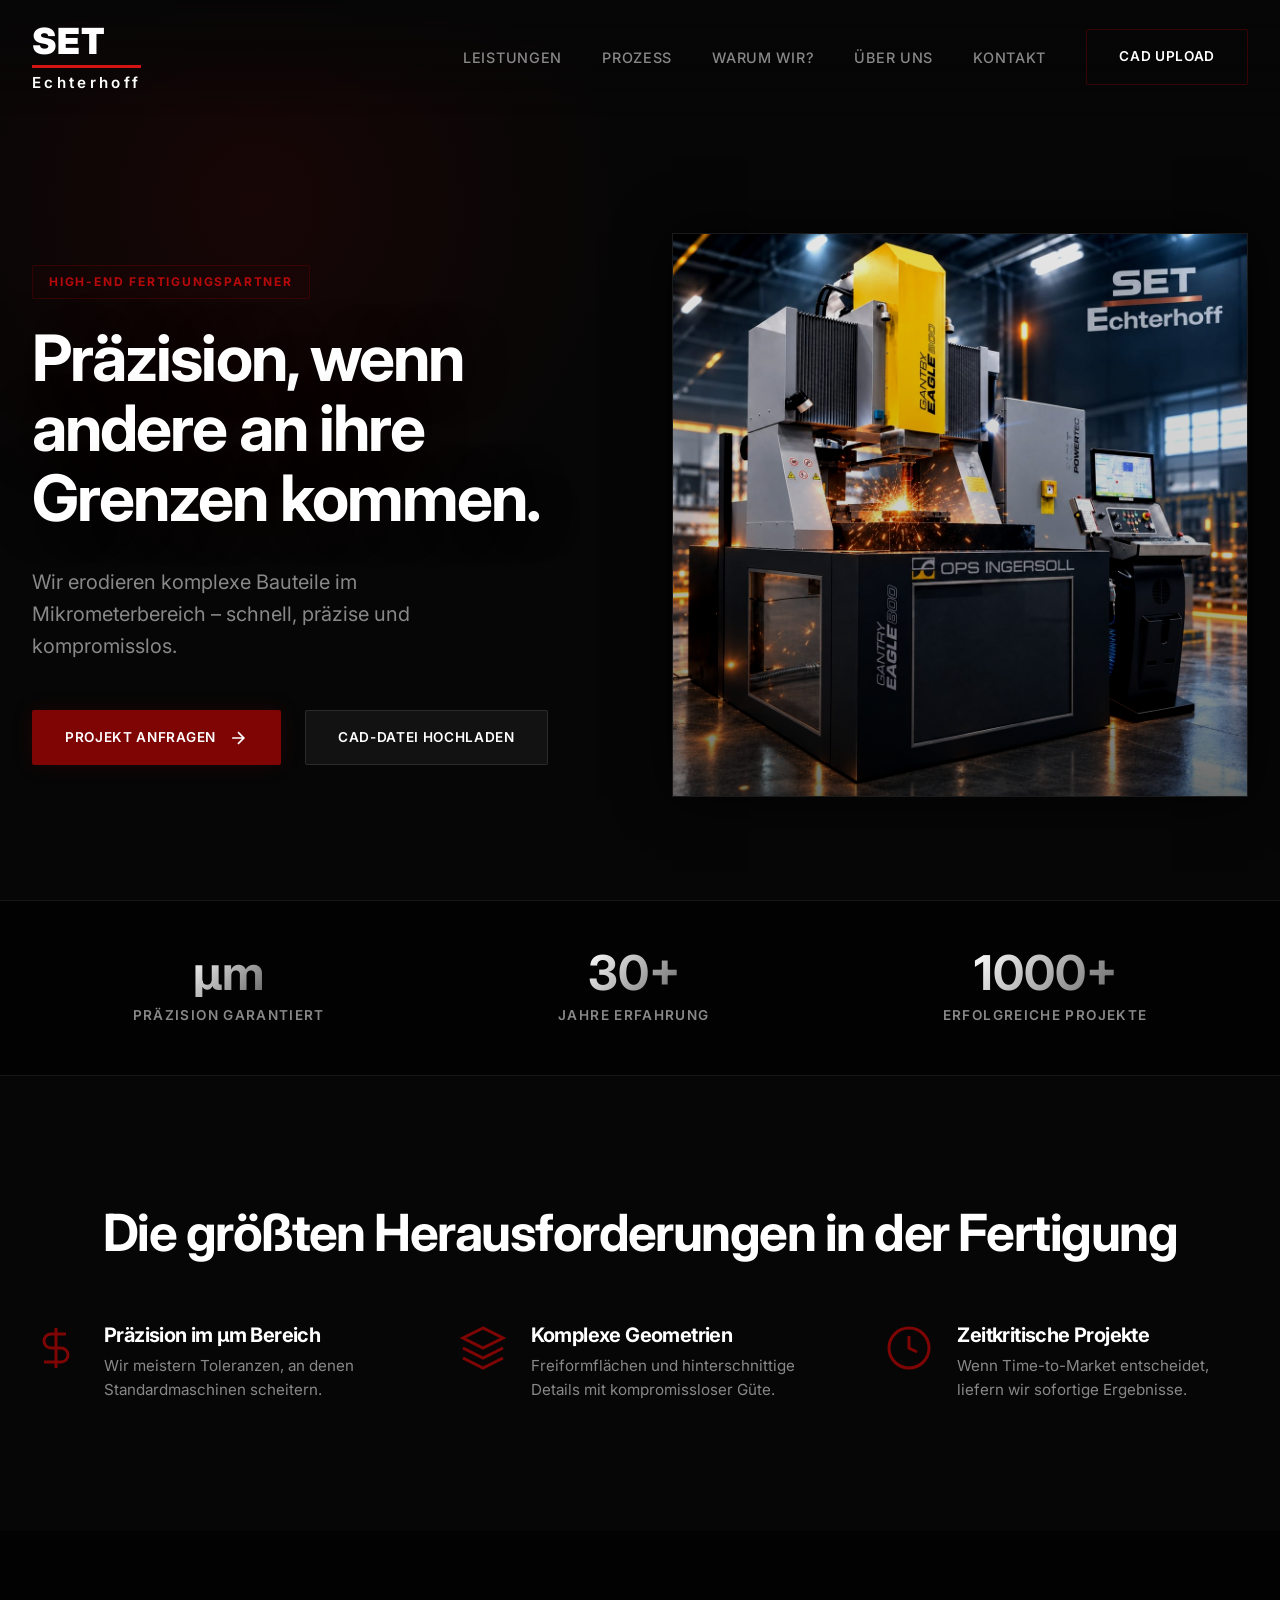
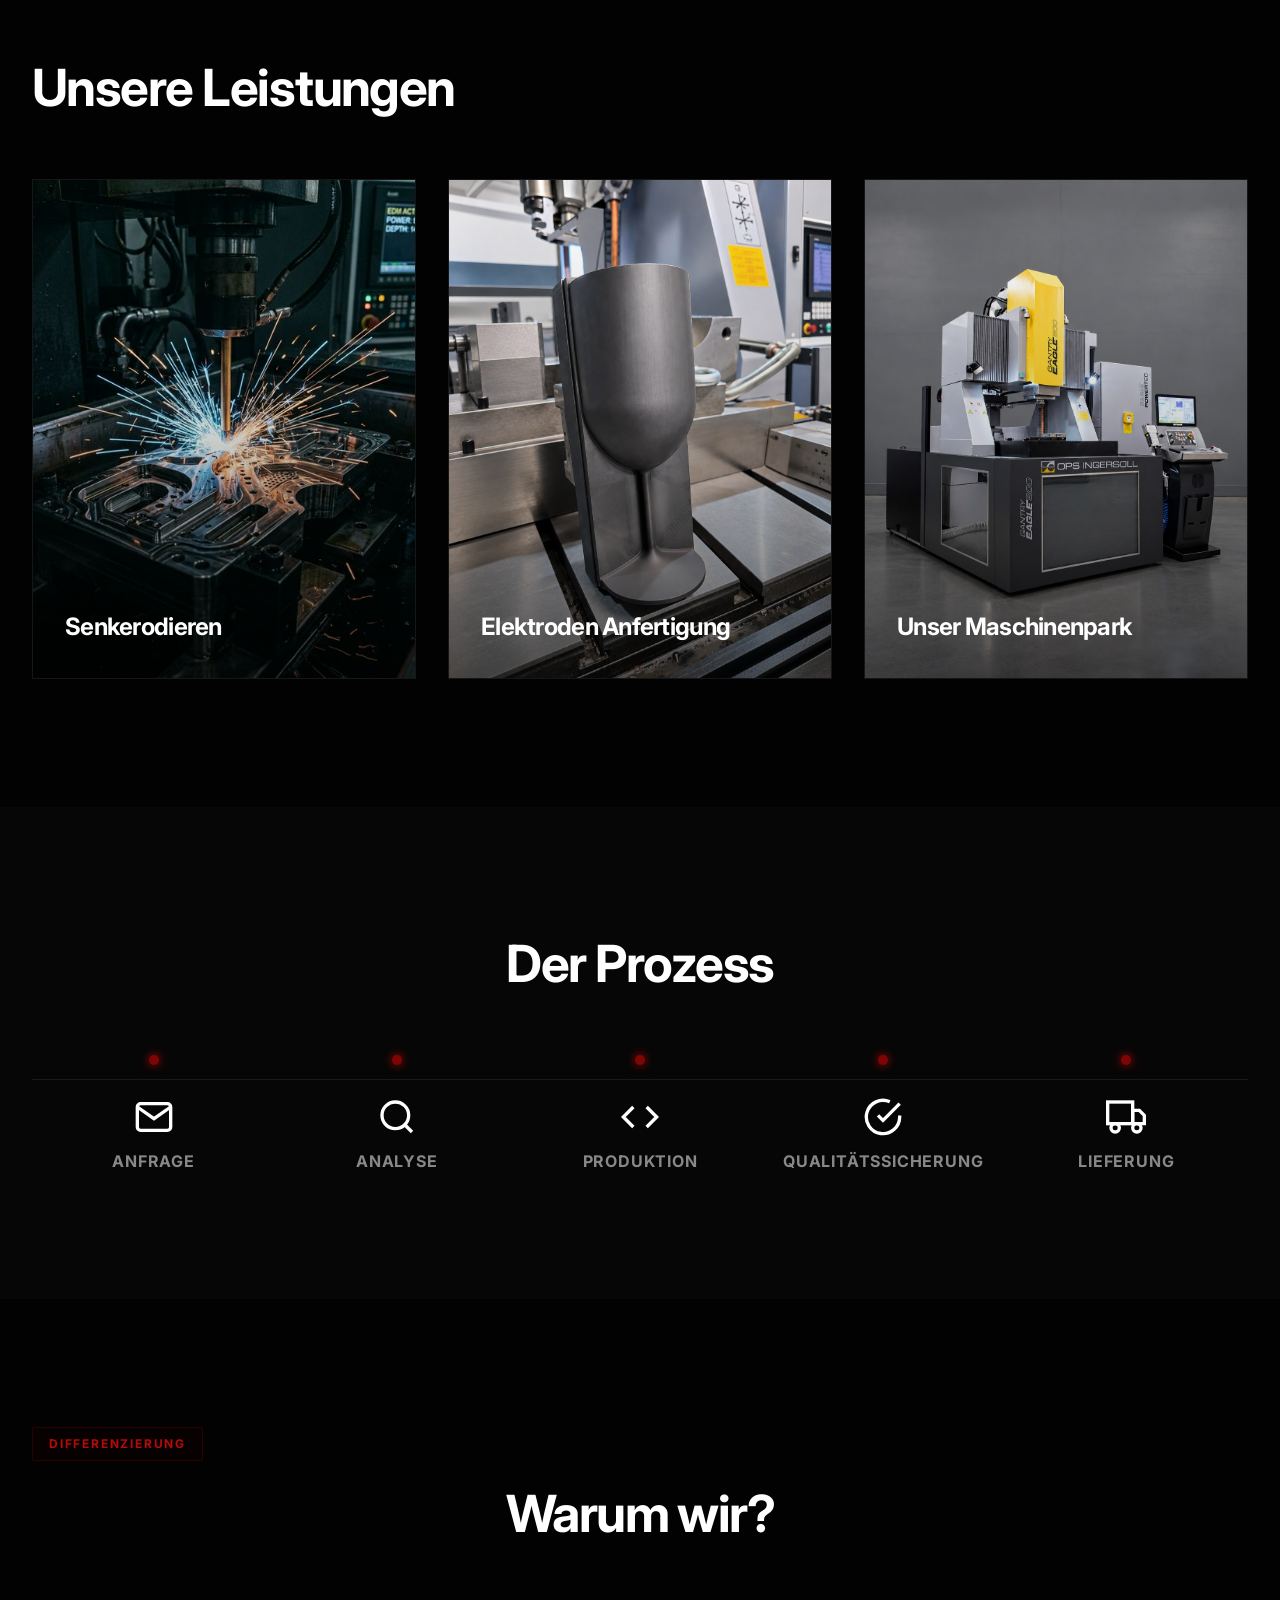
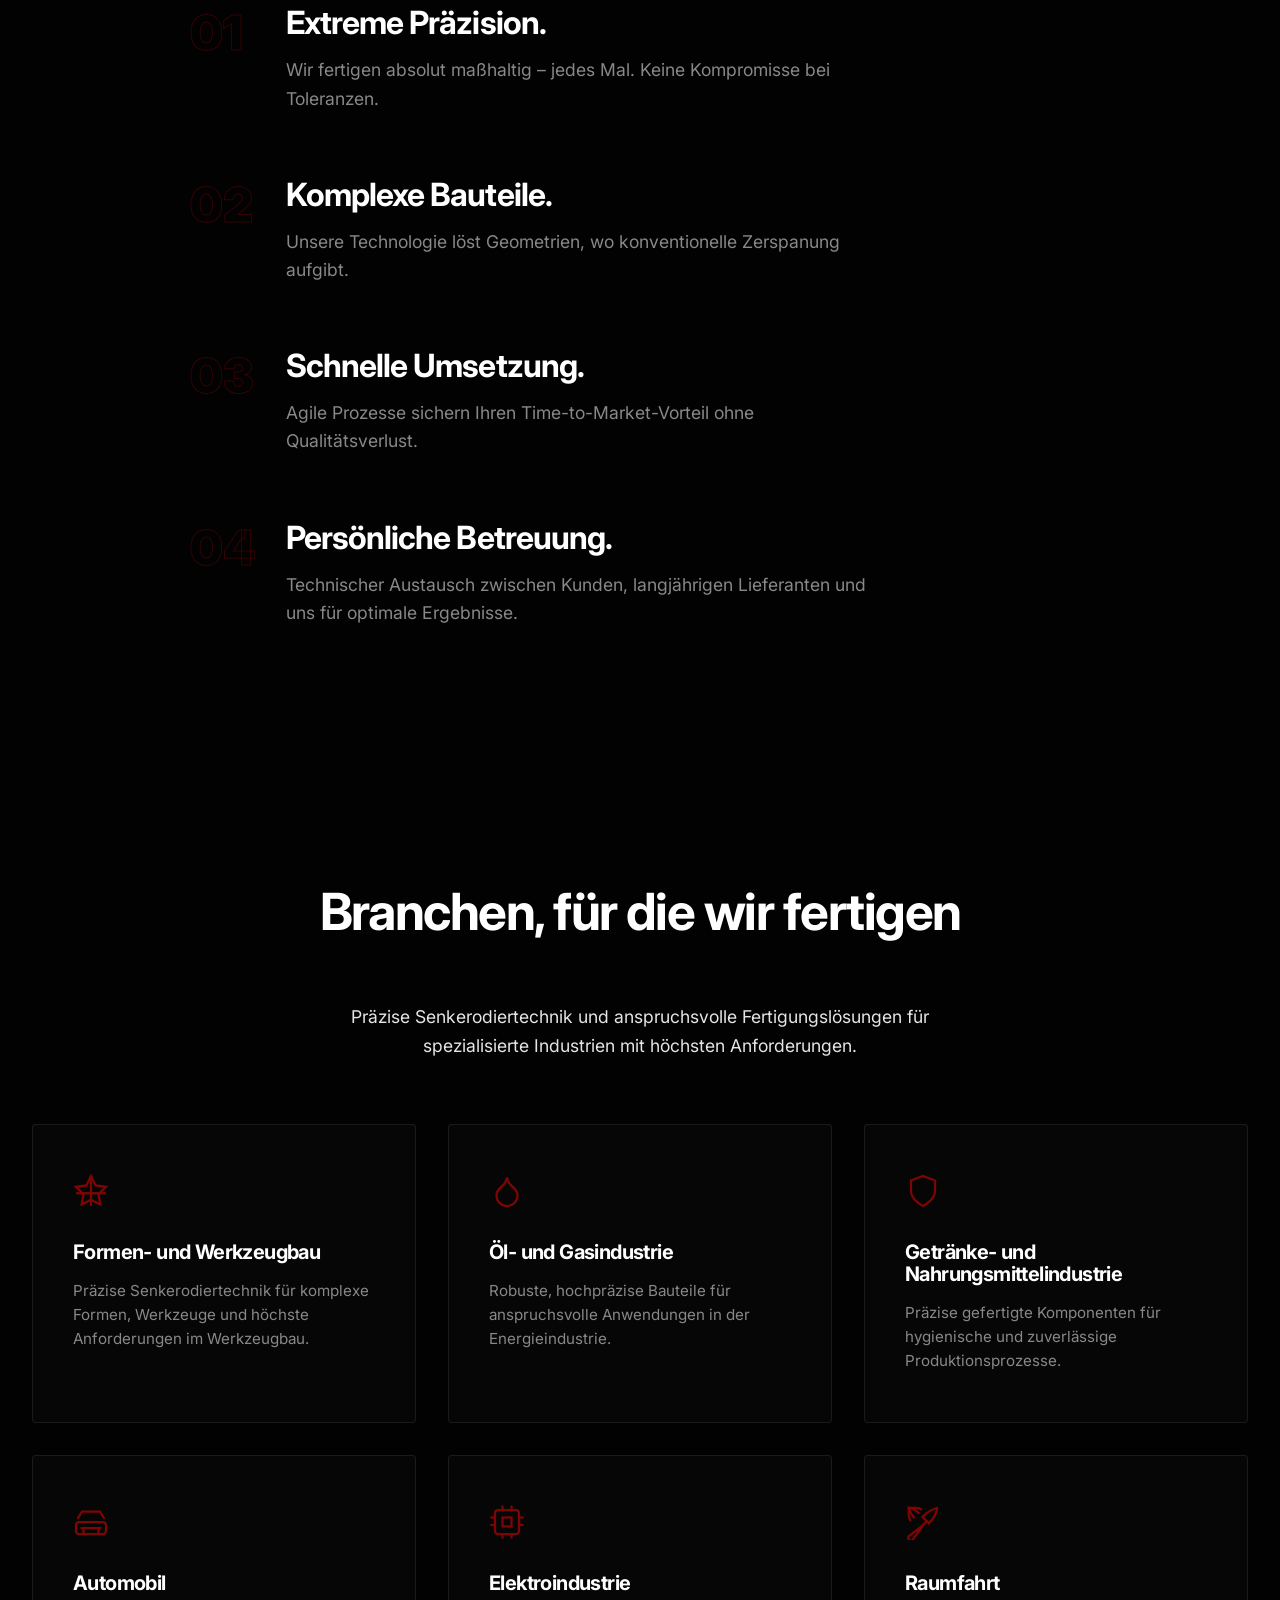
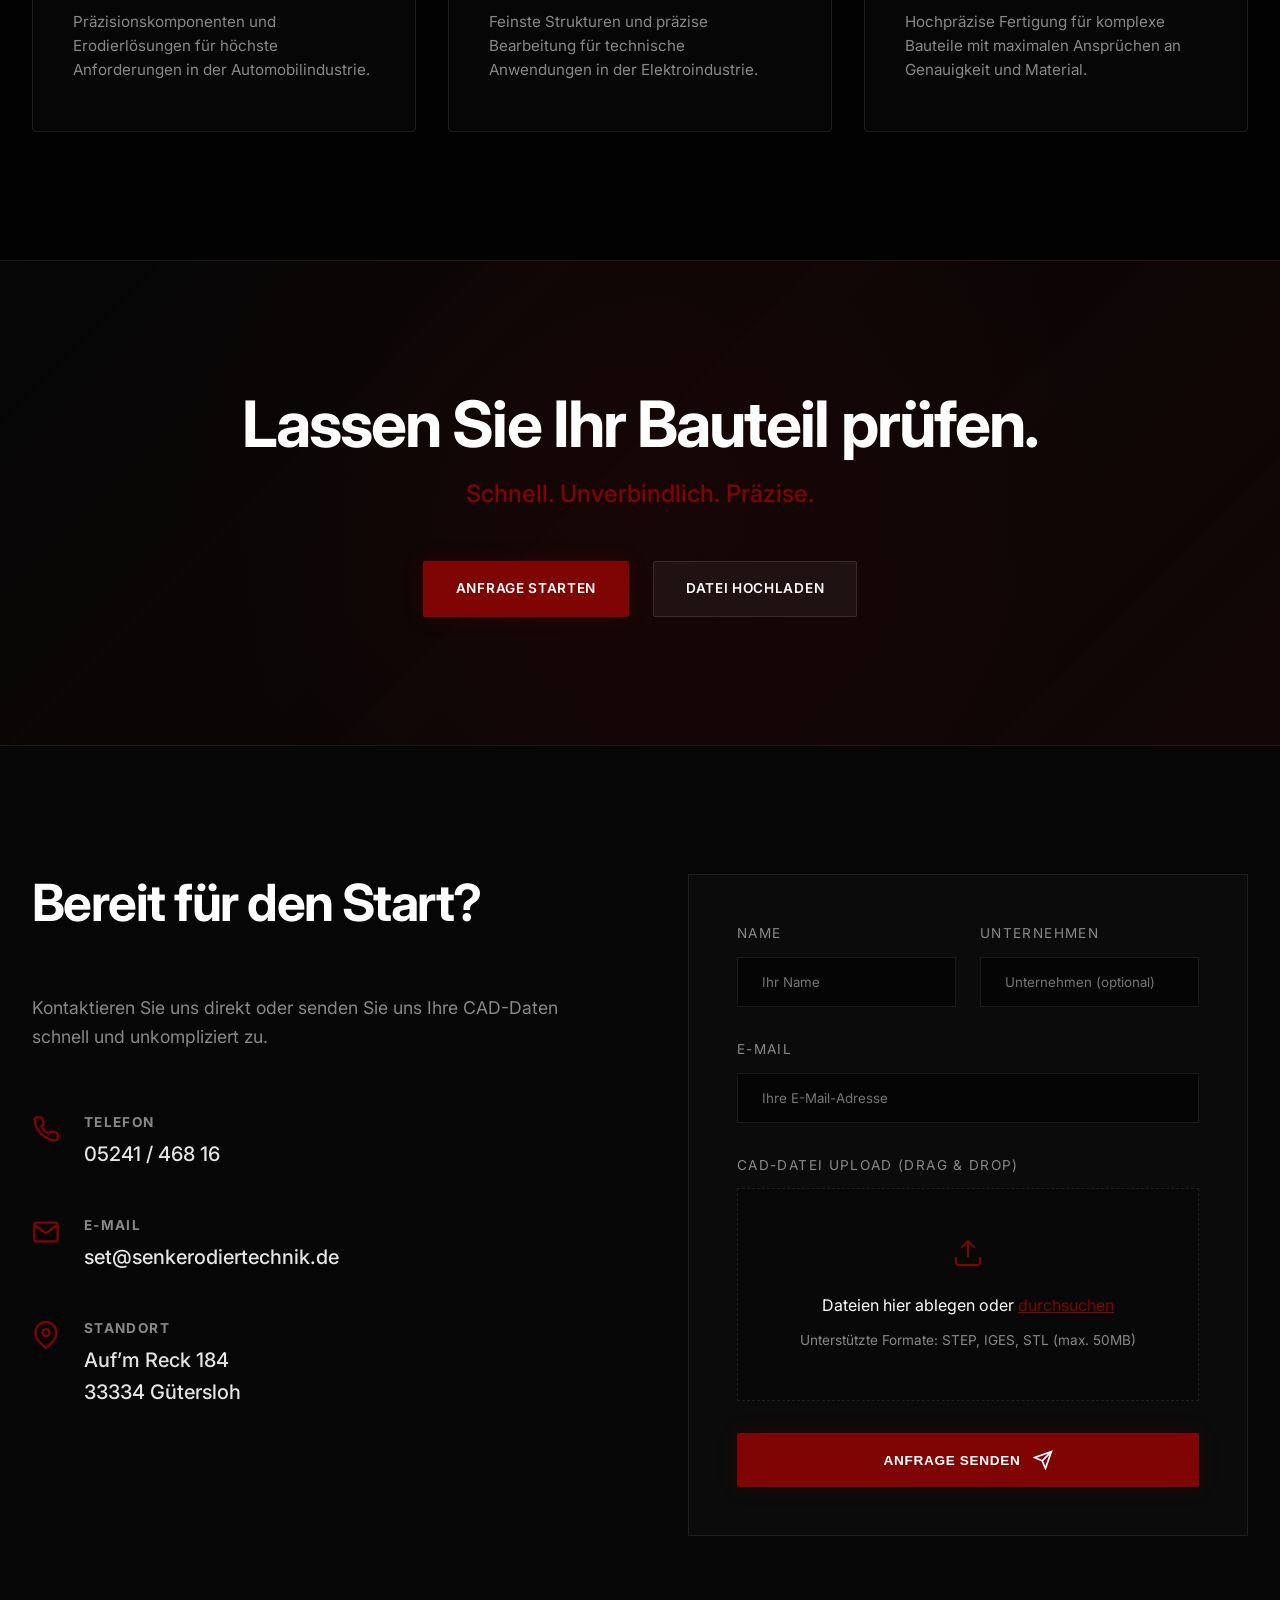
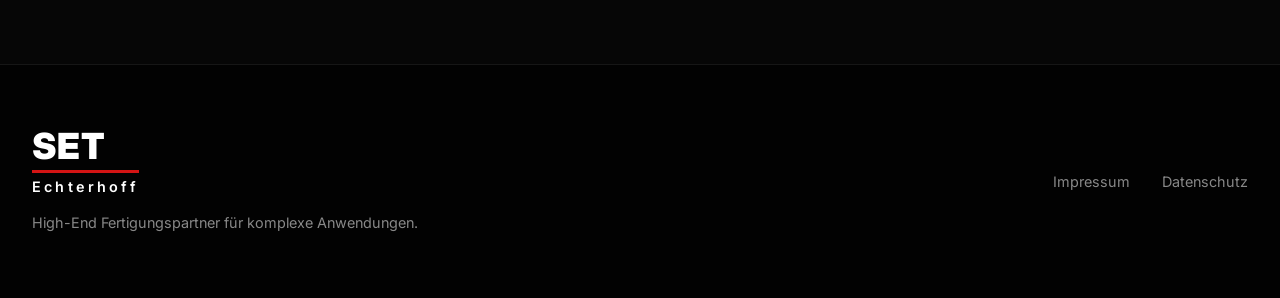
<file: index.html>
<!DOCTYPE html>
<html lang="de">
<head>
    <meta charset="UTF-8">
    <meta name="viewport" content="width=device-width, initial-scale=1.0">
    <title>SET - High-End Präzisionsfertigung & Senkerodiertechnik</title>
    <link rel="preconnect" href="https://fonts.googleapis.com">
    <link rel="preconnect" href="https://fonts.gstatic.com" crossorigin>
    <!-- Modern tech typography: Orbitron for tech feel, or just a very clean bold Inter/Roboto.
         Inter is perfect for high-end bold & modern. -->
    <link href="https://fonts.googleapis.com/css2?family=Inter:wght@300;400;500;700;900&display=swap" rel="stylesheet">
    <link rel="stylesheet" href="css/styles.css">
</head>
<body>
    
    <!-- HEADER -->
    <header class="header">
        <div class="container navbar">
            <div class="logo">
                <a href="#" class="logo-main">SET</a>
                <span class="logo-sub">Echterhoff</span>
            </div>
            <nav class="nav-links">
                <a href="#leistungen">Leistungen</a>
                <a href="#prozess">Prozess</a>
                <a href="#warum-wir">Warum wir?</a>
                <a href="ueber-uns.html">Über uns</a>
                <a href="#kontakt">Kontakt</a>
                <a href="#kontakt" class="btn btn-outline nav-btn">CAD Upload</a>
            </nav>
            <button class="mobile-menu-toggle" aria-label="Menü">
                <div class="burger-line"></div>
                <div class="burger-line"></div>
                <div class="burger-line"></div>
            </button>
        </div>
    </header>

    <!-- HERO SECTION -->
    <section class="hero" id="home">
        <div class="hero-glow"></div>
        <div class="container hero-grid">
            <div class="hero-content reveal">
                <div class="tech-badge">HIGH-END FERTIGUNGSPARTNER</div>
                <h1 class="hero-title">Präzision, wenn andere an ihre Grenzen kommen.</h1>
                <p class="hero-subtitle">Wir erodieren komplexe Bauteile im Mikrometerbereich – schnell, präzise und kompromisslos.</p>
                <div class="hero-actions">
                    <a href="#kontakt" class="btn btn-primary">
                        Projekt anfragen
                        <svg width="20" height="20" viewBox="0 0 24 24" fill="none" stroke="currentColor" stroke-width="2"><path d="M5 12h14M12 5l7 7-7 7"/></svg>
                    </a>
                    <a href="#kontakt" class="btn btn-secondary">CAD-Datei hochladen</a>
                </div>
            </div>
            <div class="hero-visual reveal fade-left">
                <div class="visual-wrapper">
                    <div class="visual-glow"></div>
                    <div class="hero-image-frame">
                        <img src="images/hero-ki800.jpg" alt="GANTRY EAGLE 800 Senkerodiermaschine im Einsatz bei SET Echterhoff" class="hero-image">
                        <div class="hero-image-overlay"></div>
                        <div class="hero-image-glow"></div>
                    </div>
                </div>
            </div>
        </div>
    </section>

    <!-- TRUST BAR -->
    <div class="trust-bar">
        <div class="container trust-grid">
            <div class="trust-item reveal fade-up">
                <span class="trust-value">µm</span>
                <span class="trust-label">Präzision garantiert</span>
            </div>
            <div class="trust-item reveal fade-up delay-1">
                <span class="trust-value">30+</span>
                <span class="trust-label">Jahre Erfahrung</span>
            </div>
            <div class="trust-item reveal fade-up delay-2">
                <span class="trust-value">1000+</span>
                <span class="trust-label">Erfolgreiche Projekte</span>
            </div>
        </div>
    </div>

    <!-- PROBLEM SECTION -->
    <section class="section section-challenges" id="herausforderungen">
        <div class="container">
            <h2 class="section-title reveal text-center">Die größten Herausforderungen in der Fertigung</h2>
            
            <div class="challenge-grid">
                <div class="challenge-item reveal fade-up">
                    <div class="challenge-icon">
                        <svg viewBox="0 0 24 24" fill="none" stroke="currentColor" stroke-width="1.5"><path d="M12 2v20M17 5H9.5a3.5 3.5 0 0 0 0 7h5a3.5 3.5 0 0 1 0 7H6"/></svg>
                    </div>
                    <div>
                        <h3 class="challenge-title">Präzision im µm Bereich</h3>
                        <p class="challenge-text">Wir meistern Toleranzen, an denen Standardmaschinen scheitern.</p>
                    </div>
                </div>
                <div class="challenge-item reveal fade-up delay-1">
                    <div class="challenge-icon">
                        <svg viewBox="0 0 24 24" fill="none" stroke="currentColor" stroke-width="1.5"><polygon points="12 2 2 7 12 12 22 7 12 2"></polygon><polyline points="2 17 12 22 22 17"></polyline><polyline points="2 12 12 17 22 12"></polyline></svg>
                    </div>
                    <div>
                        <h3 class="challenge-title">Komplexe Geometrien</h3>
                        <p class="challenge-text">Freiformflächen und hinterschnittige Details mit kompromissloser Güte.</p>
                    </div>
                </div>
                <div class="challenge-item reveal fade-up delay-2">
                    <div class="challenge-icon">
                        <svg viewBox="0 0 24 24" fill="none" stroke="currentColor" stroke-width="1.5"><circle cx="12" cy="12" r="10"></circle><polyline points="12 6 12 12 16 14"></polyline></svg>
                    </div>
                    <div>
                        <h3 class="challenge-title">Zeitkritische Projekte</h3>
                        <p class="challenge-text">Wenn Time-to-Market entscheidet, liefern wir sofortige Ergebnisse.</p>
                    </div>
                </div>
            </div>
        </div>
    </section>

    <!-- LEISTUNGEN -->
    <section class="section section-dark" id="leistungen">
        <div class="container">
            <h2 class="section-title reveal">Unsere Leistungen</h2>
            
            <div class="services-grid">
                <!-- Senkerodieren -->
                <a href="senkerodieren.html" class="service-card reveal">
                    <div class="service-image-wrap">
                        <img src="images/hero.png" alt="Senkerodieren">
                        <div class="service-overlay"></div>
                    </div>
                    <div class="service-content">
                        <h3>Senkerodieren</h3>
                        <div class="service-arrow">
                            <svg width="24" height="24" viewBox="0 0 24 24" fill="none" stroke="currentColor" stroke-width="2"><line x1="5" y1="12" x2="19" y2="12"></line><polyline points="12 5 19 12 12 19"></polyline></svg>
                        </div>
                    </div>
                    <div class="service-glow-effect"></div>
                </a>
                
                <!-- Elektroden Anfertigung -->
                <a href="elektroden.html" class="service-card reveal delay-1">
                    <div class="service-image-wrap">
                        <img src="images/elektrode-anfertigung.jpg" alt="Gefertigte Elektrode fuer den Senkerodierprozess">
                        <div class="service-overlay"></div>
                    </div>
                    <div class="service-content">
                        <h3>Elektroden Anfertigung</h3>
                        <div class="service-arrow">
                            <svg width="24" height="24" viewBox="0 0 24 24" fill="none" stroke="currentColor" stroke-width="2"><line x1="5" y1="12" x2="19" y2="12"></line><polyline points="12 5 19 12 12 19"></polyline></svg>
                        </div>
                    </div>
                    <div class="service-glow-effect"></div>
                </a>
                
                <!-- Maschinenpark -->
                <a href="maschinenpark.html" class="service-card reveal delay-2">
                    <div class="service-image-wrap">
                        <img src="images/maschinenpark-titel.jpg" alt="GANTRY EAGLE 800 im Maschinenpark von SET Echterhoff">
                        <div class="service-overlay"></div>
                    </div>
                    <div class="service-content">
                        <h3>Unser Maschinenpark</h3>
                        <div class="service-arrow">
                            <svg width="24" height="24" viewBox="0 0 24 24" fill="none" stroke="currentColor" stroke-width="2"><line x1="5" y1="12" x2="19" y2="12"></line><polyline points="12 5 19 12 12 19"></polyline></svg>
                        </div>
                    </div>
                    <div class="service-glow-effect"></div>
                </a>
            </div>
        </div>
    </section>

    <!-- PROZESS -->
    <section class="section" id="prozess">
        <div class="container">
            <h2 class="section-title text-center reveal">Der Prozess</h2>
            
            <div class="timeline reveal fade-up">
                <div class="timeline-line"></div>
                
                <div class="timeline-step">
                    <div class="timeline-dot"></div>
                    <div class="timeline-icon">
                        <svg viewBox="0 0 24 24" fill="none" stroke="currentColor" stroke-width="2"><path d="M4 4h16c1.1 0 2 .9 2 2v12c0 1.1-.9 2-2 2H4c-1.1 0-2-.9-2-2V6c0-1.1.9-2 2-2z"></path><polyline points="22,6 12,13 2,6"></polyline></svg>
                    </div>
                    <h4>Anfrage</h4>
                </div>
                
                <div class="timeline-step">
                    <div class="timeline-dot"></div>
                    <div class="timeline-icon">
                        <svg viewBox="0 0 24 24" fill="none" stroke="currentColor" stroke-width="2"><circle cx="11" cy="11" r="8"></circle><line x1="21" y1="21" x2="16.65" y2="16.65"></line></svg>
                    </div>
                    <h4>Analyse</h4>
                </div>
                
                <div class="timeline-step">
                    <div class="timeline-dot"></div>
                    <div class="timeline-icon">
                        <svg viewBox="0 0 24 24" fill="none" stroke="currentColor" stroke-width="2"><polyline points="16 18 22 12 16 6"></polyline><polyline points="8 6 2 12 8 18"></polyline></svg>
                    </div>
                    <h4>Produktion</h4>
                </div>
                
                <div class="timeline-step">
                    <div class="timeline-dot"></div>
                    <div class="timeline-icon">
                        <svg viewBox="0 0 24 24" fill="none" stroke="currentColor" stroke-width="2"><path d="M22 11.08V12a10 10 0 1 1-5.93-9.14"></path><polyline points="22 4 12 14.01 9 11.01"></polyline></svg>
                    </div>
                    <h4>Qualitätssicherung</h4>
                </div>
                
                <div class="timeline-step">
                    <div class="timeline-dot"></div>
                    <div class="timeline-icon">
                        <svg viewBox="0 0 24 24" fill="none" stroke="currentColor" stroke-width="2"><rect x="1" y="3" width="15" height="13"></rect><polygon points="16 8 20 8 23 11 23 16 16 16 16 8"></polygon><circle cx="5.5" cy="18.5" r="2.5"></circle><circle cx="18.5" cy="18.5" r="2.5"></circle></svg>
                    </div>
                    <h4>Lieferung</h4>
                </div>
            </div>
        </div>
    </section>

    <!-- USP / WARUM WIR -->
    <section class="section section-darker" id="warum-wir">
        <div class="container">
            <span class="tech-badge reveal text-center mx-auto mb-2">DIFFERENZIERUNG</span>
            <h2 class="section-title text-center reveal mb-5">Warum wir?</h2>
            
            <div class="statement-list">
                <div class="statement reveal fade-up">
                    <div class="statement-accent">01</div>
                    <h3 class="statement-title">Extreme Präzision.</h3>
                    <p class="statement-text">Wir fertigen absolut maßhaltig – jedes Mal. Keine Kompromisse bei Toleranzen.</p>
                </div>
                <div class="statement reveal fade-up delay-1">
                    <div class="statement-accent">02</div>
                    <h3 class="statement-title">Komplexe Bauteile.</h3>
                    <p class="statement-text">Unsere Technologie löst Geometrien, wo konventionelle Zerspanung aufgibt.</p>
                </div>
                <div class="statement reveal fade-up delay-2">
                    <div class="statement-accent">03</div>
                    <h3 class="statement-title">Schnelle Umsetzung.</h3>
                    <p class="statement-text">Agile Prozesse sichern Ihren Time-to-Market-Vorteil ohne Qualitätsverlust.</p>
                </div>
                <div class="statement reveal fade-up delay-3">
                    <div class="statement-accent">04</div>
                    <h3 class="statement-title">Persönliche Betreuung.</h3>
                    <p class="statement-text">Technischer Austausch zwischen Kunden, langjährigen Lieferanten und uns für optimale Ergebnisse.</p>
                </div>
            </div>
        </div>
    </section>

    <!-- BRANCHEN / INDUSTRIEN -->
    <section class="section section-dark" id="branchen">
        <div class="container">
            <h2 class="section-title text-center reveal">Branchen, für die wir fertigen</h2>
            <p class="text-center text-muted mb-5 reveal mx-auto" style="max-width: 650px; font-size: 1.1rem; line-height: 1.6;">
                Präzise Senkerodiertechnik und anspruchsvolle Fertigungslösungen für spezialisierte Industrien mit höchsten Anforderungen.
            </p>
            
            <div class="industry-grid">
                <!-- 1. Formen- und Werkzeugbau -->
                <div class="industry-card reveal fade-up">
                    <div class="industry-icon">
                        <svg viewBox="0 0 24 24" fill="none" stroke="currentColor" stroke-width="1.5"><polygon points="12 2 15.09 8.26 22 9.27 17 14.14 18.18 21.02 12 17.77 5.82 21.02 7 14.14 2 9.27 8.91 8.26 12 2"></polygon><path d="M12 2v20"></path><path d="M2 13.5h20"></path></svg>
                    </div>
                    <h3>Formen- und Werkzeugbau</h3>
                    <p>Präzise Senkerodiertechnik für komplexe Formen, Werkzeuge und höchste Anforderungen im Werkzeugbau.</p>
                </div>
                
                <!-- 2. Öl- und Gasindustrie -->
                <div class="industry-card reveal fade-up delay-1">
                    <div class="industry-icon">
                        <svg viewBox="0 0 24 24" fill="none" stroke="currentColor" stroke-width="1.5"><path d="M12 22a7 7 0 0 0 7-7c0-2-1-3.9-3-5.5s-3.5-4-4-6.5c-.5 2.5-2 4.9-4 6.5C6 11.1 5 13 5 15a7 7 0 0 0 7 7z"></path></svg>
                    </div>
                    <h3>Öl- und Gasindustrie</h3>
                    <p>Robuste, hochpräzise Bauteile für anspruchsvolle Anwendungen in der Energieindustrie.</p>
                </div>
                
                <!-- 3. Getränke- und Nahrungsmittel -->
                <div class="industry-card reveal fade-up delay-2">
                    <div class="industry-icon">
                        <svg viewBox="0 0 24 24" fill="none" stroke="currentColor" stroke-width="1.5"><path d="M12 22s8-4 8-10V5l-8-3-8 3v7c0 6 8 10 8 10z"></path></svg>
                    </div>
                    <h3>Getränke- und Nahrungsmittelindustrie</h3>
                    <p>Präzise gefertigte Komponenten für hygienische und zuverlässige Produktionsprozesse.</p>
                </div>

                <!-- 4. Automobil -->
                <div class="industry-card reveal fade-up">
                    <div class="industry-icon">
                        <svg viewBox="0 0 24 24" fill="none" stroke="currentColor" stroke-width="1.5"><path d="M5 16h14M3 10l3-5h12l3 5M2 14v4a2 2 0 0 0 2 2h16a2 2 0 0 0 2-2v-4a2 2 0 0 0-2-2H4a2 2 0 0 0-2 2zM7 16v4M17 16v4"/></svg>
                    </div>
                    <h3>Automobil</h3>
                    <p>Präzisionskomponenten und Erodierlösungen für höchste Anforderungen in der Automobilindustrie.</p>
                </div>
                
                <!-- 5. Elektroindustrie -->
                <div class="industry-card reveal fade-up delay-1">
                    <div class="industry-icon">
                        <svg viewBox="0 0 24 24" fill="none" stroke="currentColor" stroke-width="1.5"><rect x="4" y="4" width="16" height="16" rx="2" ry="2"></rect><rect x="9" y="9" width="6" height="6"></rect><line x1="9" y1="1" x2="9" y2="4"></line><line x1="15" y1="1" x2="15" y2="4"></line><line x1="9" y1="20" x2="9" y2="23"></line><line x1="15" y1="20" x2="15" y2="23"></line><line x1="20" y1="9" x2="23" y2="9"></line><line x1="20" y1="14" x2="23" y2="14"></line><line x1="1" y1="9" x2="4" y2="9"></line><line x1="1" y1="14" x2="4" y2="14"></line></svg>
                    </div>
                    <h3>Elektroindustrie</h3>
                    <p>Feinste Strukturen und präzise Bearbeitung für technische Anwendungen in der Elektroindustrie.</p>
                </div>

                <!-- 6. Raumfahrt -->
                <div class="industry-card reveal fade-up delay-2">
                    <div class="industry-icon">
                        <svg viewBox="0 0 24 24" fill="none" stroke="currentColor" stroke-width="1.5"><path d="M21.5 2.5a18.4 18.4 0 0 1-5.6 10.4l-4.2-4.2A18.4 18.4 0 0 1 22 2.5z"></path><path d="M11 15 2.5 21.5a1.8 1.8 0 0 0 2.5 2.5L11.5 15"></path><path d="M15 11l-4.5 4.5"></path><path d="M6.5 9.5a14 14 0 0 1-4-7h5c1.4 0 2.8.5 3.9 1.4"></path><path d="M9.5 6.5a14 14 0 0 0-7-4v5c0 1.4.5 2.8 1.4 3.9"></path></svg>
                    </div>
                    <h3>Raumfahrt</h3>
                    <p>Hochpräzise Fertigung für komplexe Bauteile mit maximalen Ansprüchen an Genauigkeit und Material.</p>
                </div>
            </div>
        </div>
    </section>

    <!-- CTA BLOCK -->
    <section class="section-cta reveal">
        <div class="container">
            <div class="cta-inner">
                <div class="cta-glow-bg"></div>
                <h2 class="cta-title">Lassen Sie Ihr Bauteil prüfen.</h2>
                <p class="cta-sub">Schnell. Unverbindlich. Präzise.</p>
                <div class="hero-actions cta-actions">
                    <a href="#kontakt" class="btn btn-primary">Anfrage starten</a>
                    <a href="#kontakt" class="btn btn-secondary">Datei hochladen</a>
                </div>
            </div>
        </div>
    </section>

    <!-- KONTAKT -->
    <section class="section" id="kontakt">
        <div class="container contact-grid">
            <div class="contact-info reveal fade-right">
                <h2 class="section-title">Bereit für den Start?</h2>
                <p class="contact-desc">Kontaktieren Sie uns direkt oder senden Sie uns Ihre CAD-Daten schnell und unkompliziert zu.</p>
                
                <div class="contact-list">
                    <div class="contact-item">
                        <div class="contact-icon">
                            <svg viewBox="0 0 24 24" fill="none" stroke="currentColor" stroke-width="2"><path d="M22 16.92v3a2 2 0 0 1-2.18 2 19.79 19.79 0 0 1-8.63-3.07 19.5 19.5 0 0 1-6-6 19.79 19.79 0 0 1-3.07-8.67A2 2 0 0 1 4.11 2h3a2 2 0 0 1 2 1.72 12.84 12.84 0 0 0 .7 2.81 2 2 0 0 1-.45 2.11L8.09 9.91a16 16 0 0 0 6 6l1.27-1.27a2 2 0 0 1 2.11-.45 12.84 12.84 0 0 0 2.81.7A2 2 0 0 1 22 16.92z"></path></svg>
                        </div>
                        <div>
                            <h5>Telefon</h5>
                            <p>05241 / 468 16</p>
                        </div>
                    </div>
                    <div class="contact-item">
                        <div class="contact-icon">
                            <svg viewBox="0 0 24 24" fill="none" stroke="currentColor" stroke-width="2"><path d="M4 4h16c1.1 0 2 .9 2 2v12c0 1.1-.9 2-2 2H4c-1.1 0-2-.9-2-2V6c0-1.1.9-2 2-2z"></path><polyline points="22,6 12,13 2,6"></polyline></svg>
                        </div>
                        <div>
                            <h5>E-Mail</h5>
                            <p>set@senkerodiertechnik.de</p>
                        </div>
                    </div>
                    <div class="contact-item">
                        <div class="contact-icon">
                            <svg viewBox="0 0 24 24" fill="none" stroke="currentColor" stroke-width="2"><path d="M21 10c0 7-9 13-9 13s-9-6-9-13a9 9 0 0 1 18 0z"></path><circle cx="12" cy="10" r="3"></circle></svg>
                        </div>
                        <div>
                            <h5>Standort</h5>
                            <p>Auf’m Reck 184<br>33334 Gütersloh</p>
                        </div>
                    </div>
                </div>
            </div>
            
            <div class="contact-form-wrap reveal fade-left">
                <form class="contact-form" onsubmit="event.preventDefault(); alert('Dies ist eine Demo.');">
                    <div class="form-row">
                        <div class="form-group">
                            <label>Name</label>
                            <input type="text" placeholder="Ihr Name">
                        </div>
                        <div class="form-group">
                            <label>Unternehmen</label>
                            <input type="text" placeholder="Unternehmen (optional)">
                        </div>
                    </div>
                    <div class="form-group">
                        <label>E-Mail</label>
                        <input type="email" placeholder="Ihre E-Mail-Adresse">
                    </div>
                    
                    <div class="form-group">
                        <label>CAD-Datei Upload (Drag & Drop)</label>
                        <div class="file-upload-area" id="dropArea">
                            <svg width="32" height="32" viewBox="0 0 24 24" fill="none" class="upload-icon" stroke="currentColor" stroke-width="1.5"><path d="M21 15v4a2 2 0 0 1-2 2H5a2 2 0 0 1-2-2v-4"></path><polyline points="17 8 12 3 7 8"></polyline><line x1="12" y1="3" x2="12" y2="15"></line></svg>
                            <p>Dateien hier ablegen oder <span>durchsuchen</span></p>
                            <span class="upload-hint">Unterstützte Formate: STEP, IGES, STL (max. 50MB)</span>
                        </div>
                    </div>
                    
                    <button type="submit" class="btn btn-primary btn-block">
                        Anfrage senden
                        <svg width="20" height="20" viewBox="0 0 24 24" fill="none" stroke="currentColor" stroke-width="2"><line x1="22" y1="2" x2="11" y2="13"></line><polygon points="22 2 15 22 11 13 2 9 22 2"></polygon></svg>
                    </button>
                </form>
            </div>
        </div>
    </section>

    <!-- FOOTER -->
    <footer class="footer">
        <div class="container footer-content">
            <div class="footer-brand">
                <div class="logo">
                    <span class="logo-main">SET</span>
                    <span class="logo-sub">Echterhoff</span>
                </div>
                <p>High-End Fertigungspartner für komplexe Anwendungen.</p>
            </div>
            <div class="footer-links">
                <a href="impressum.html">Impressum</a>
                <a href="datenschutz.html">Datenschutz</a>
            </div>
        </div>
    </footer>
    <!-- MODALS REMOVED -> MOVED TO SUBPAGES -->

    <script src="js/main.js"></script>
</body>
</html>
</file>
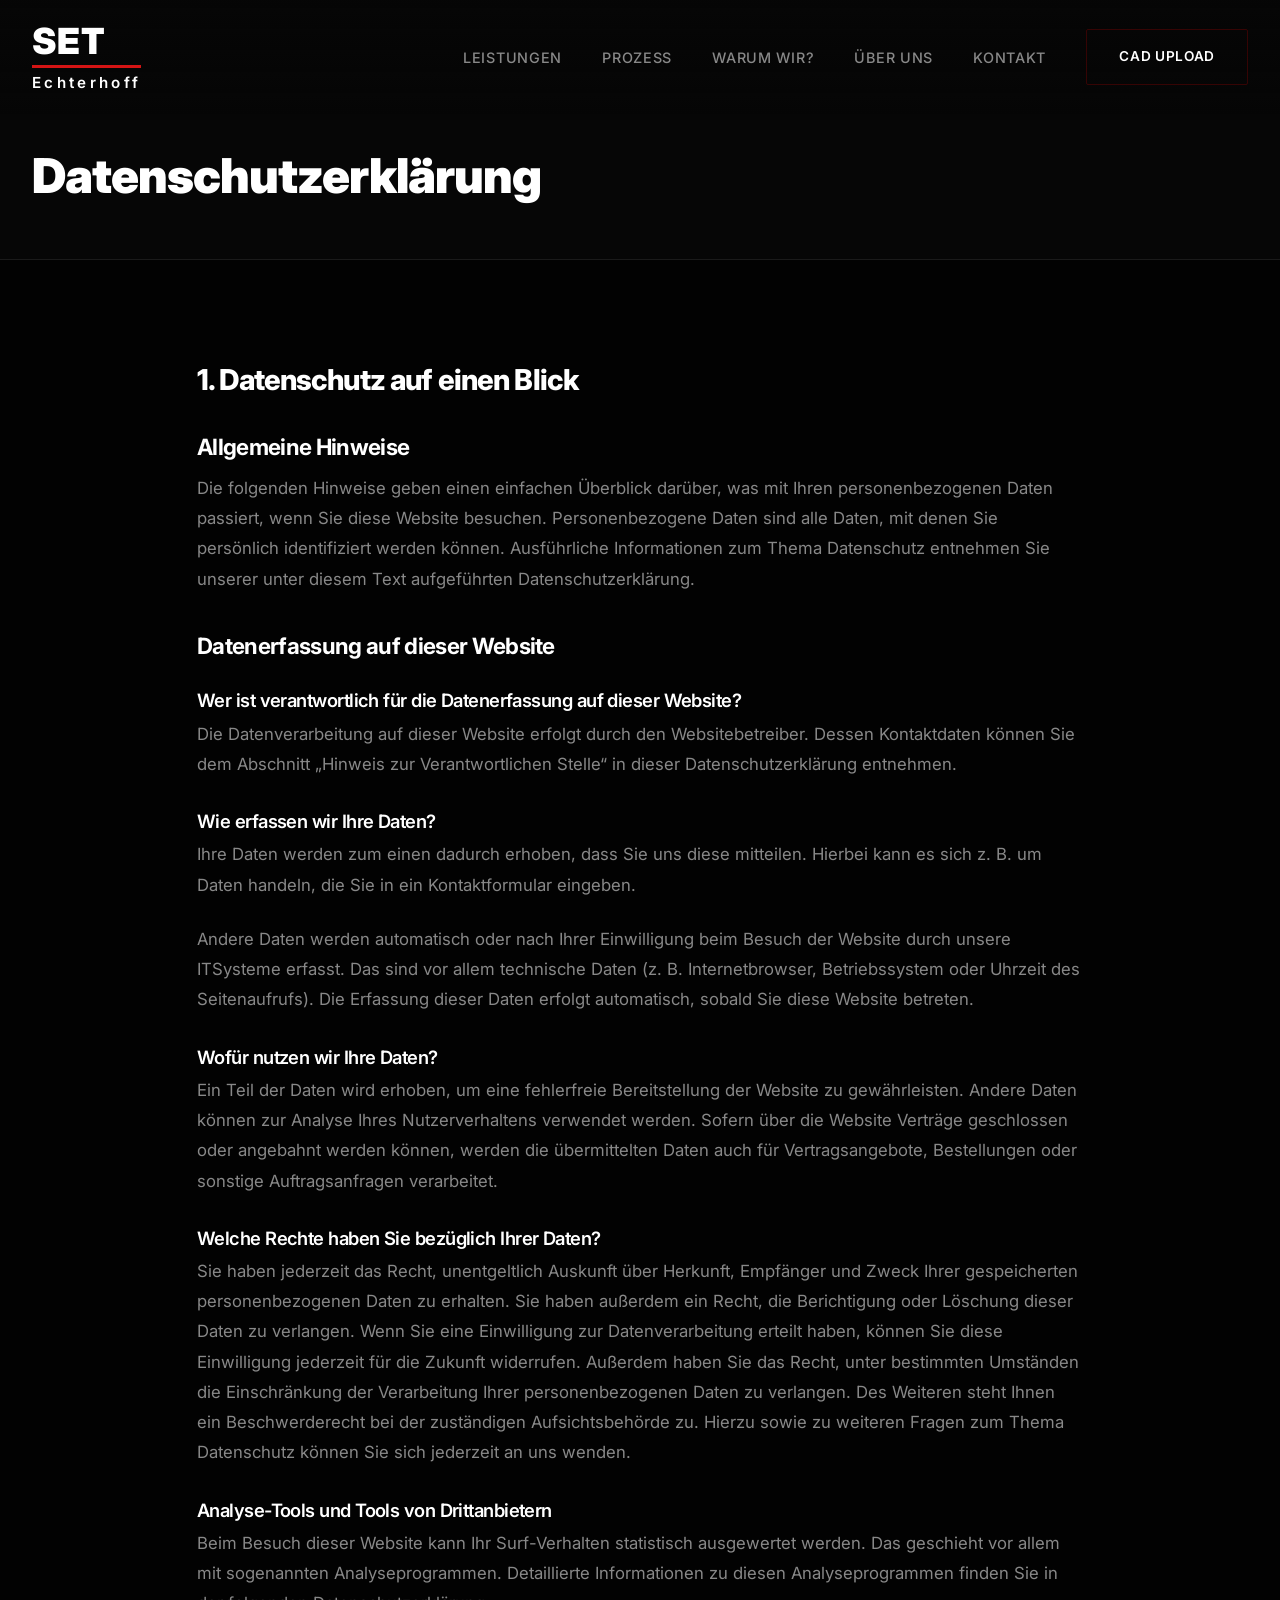
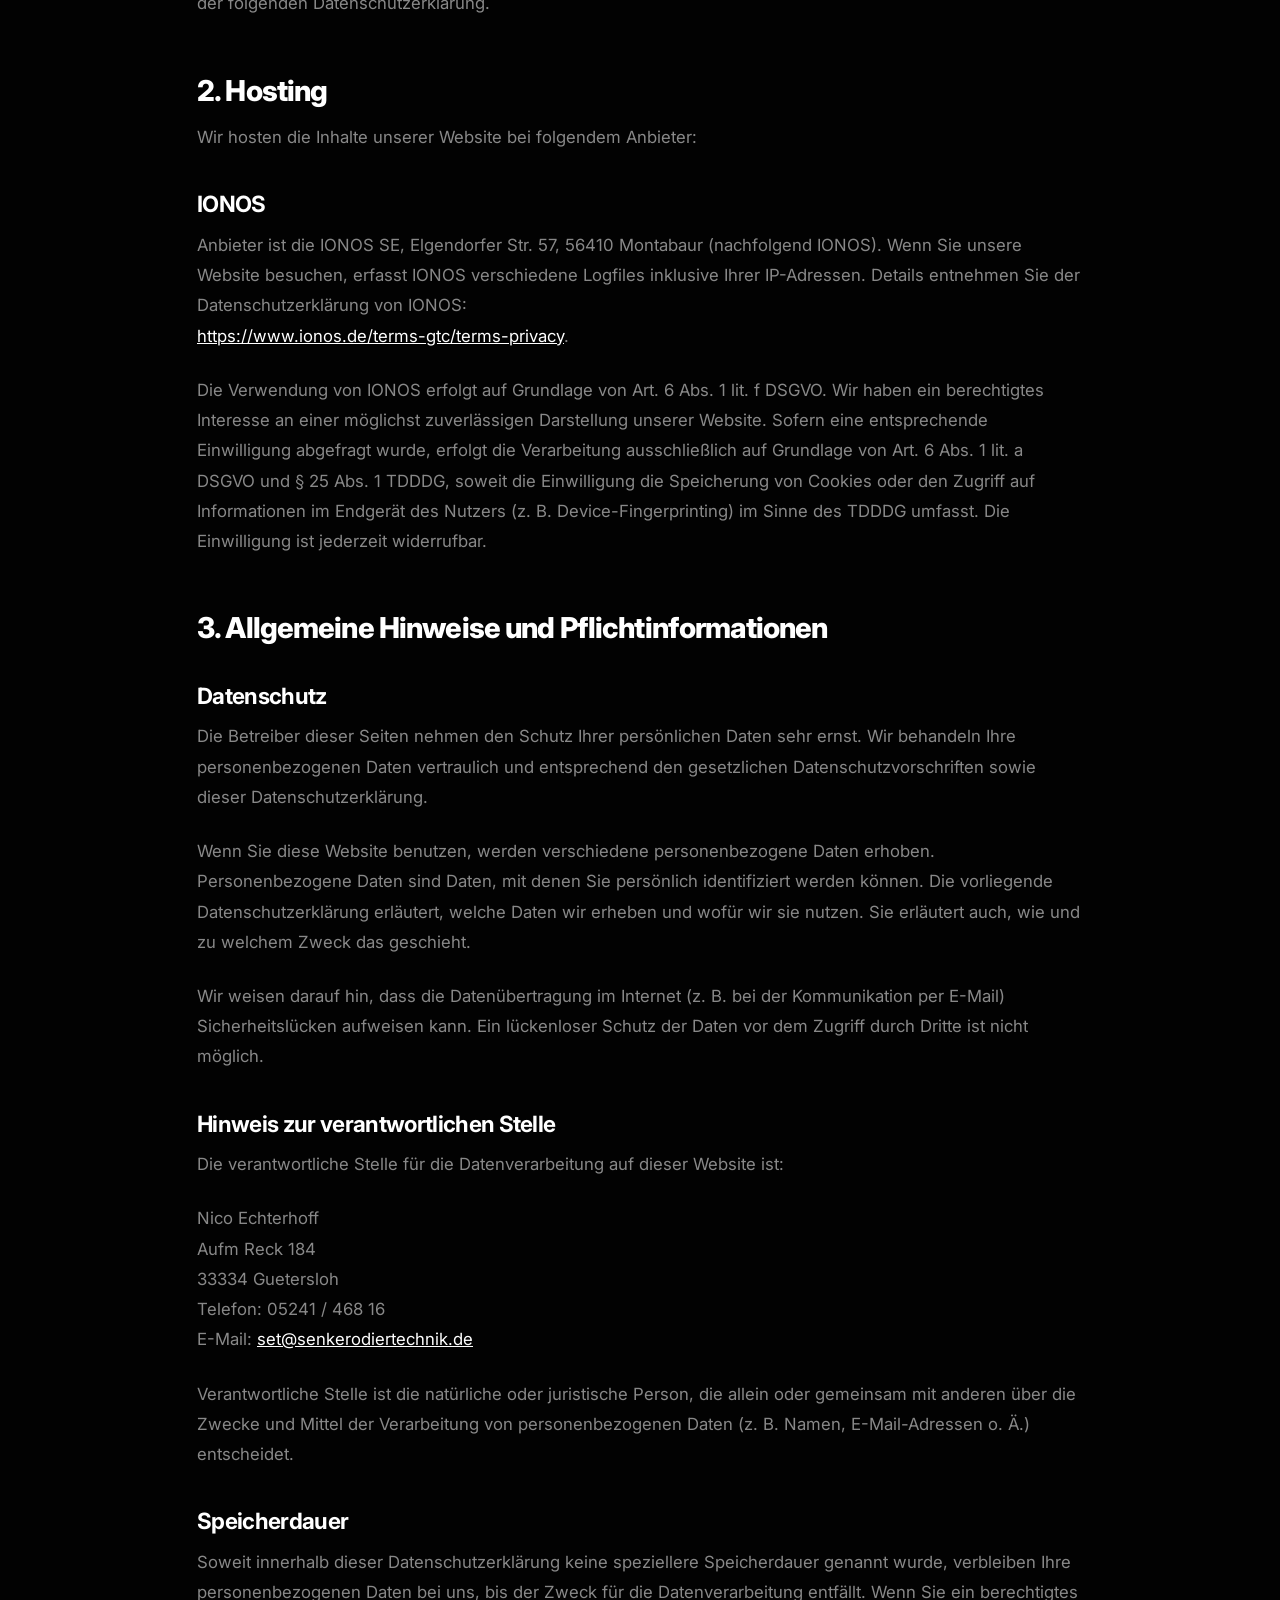
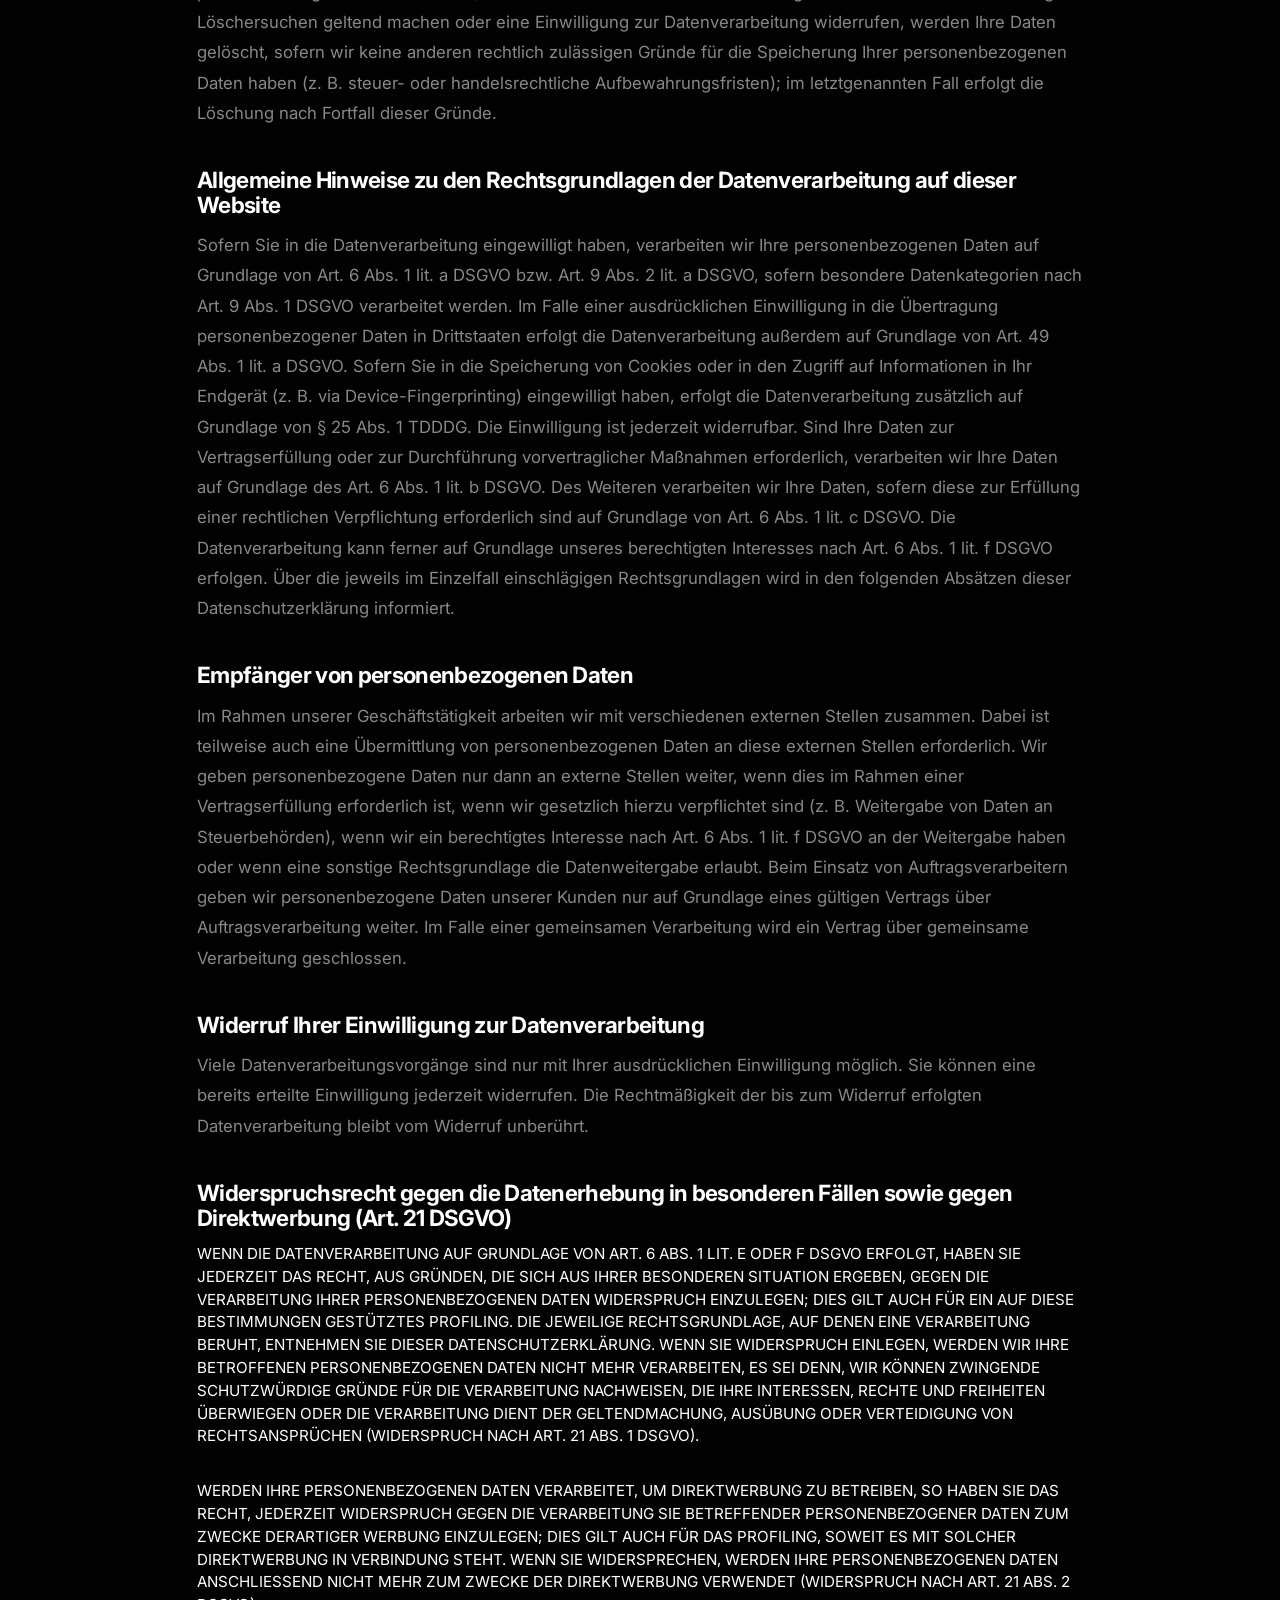
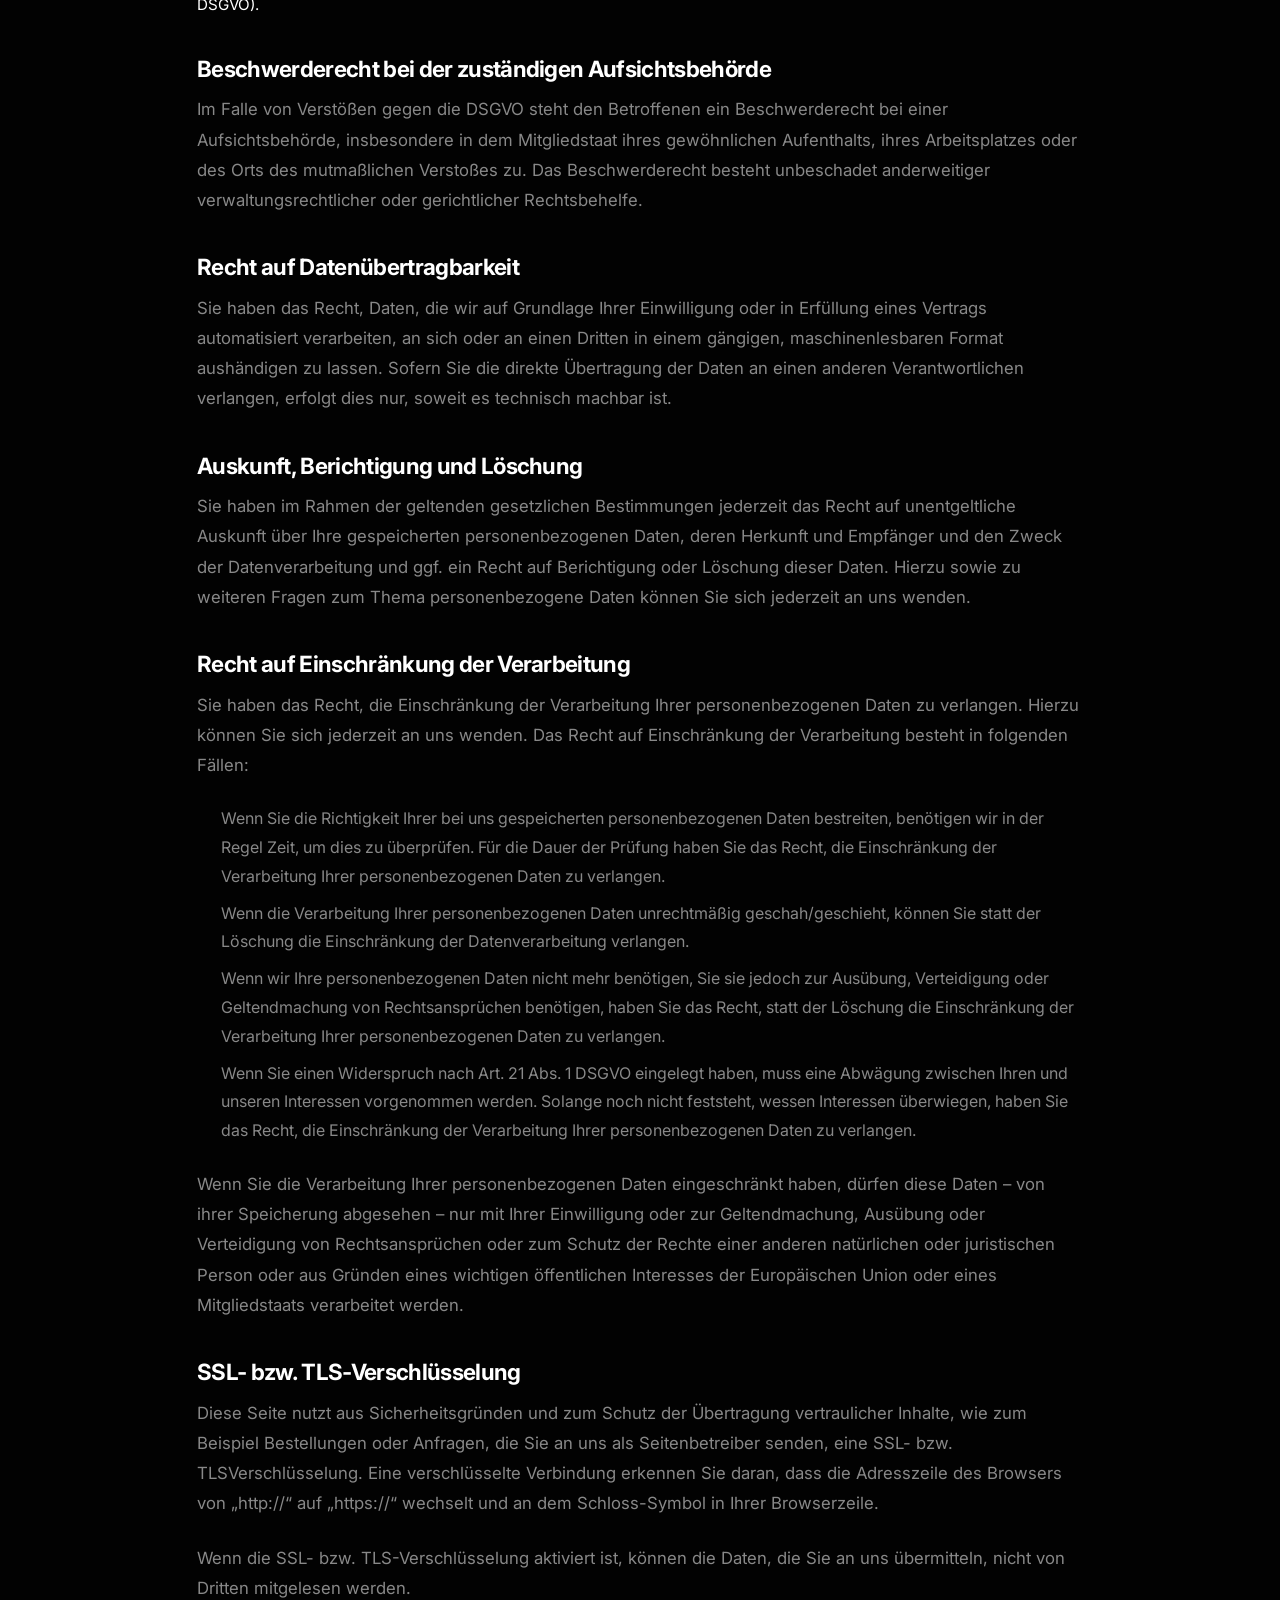
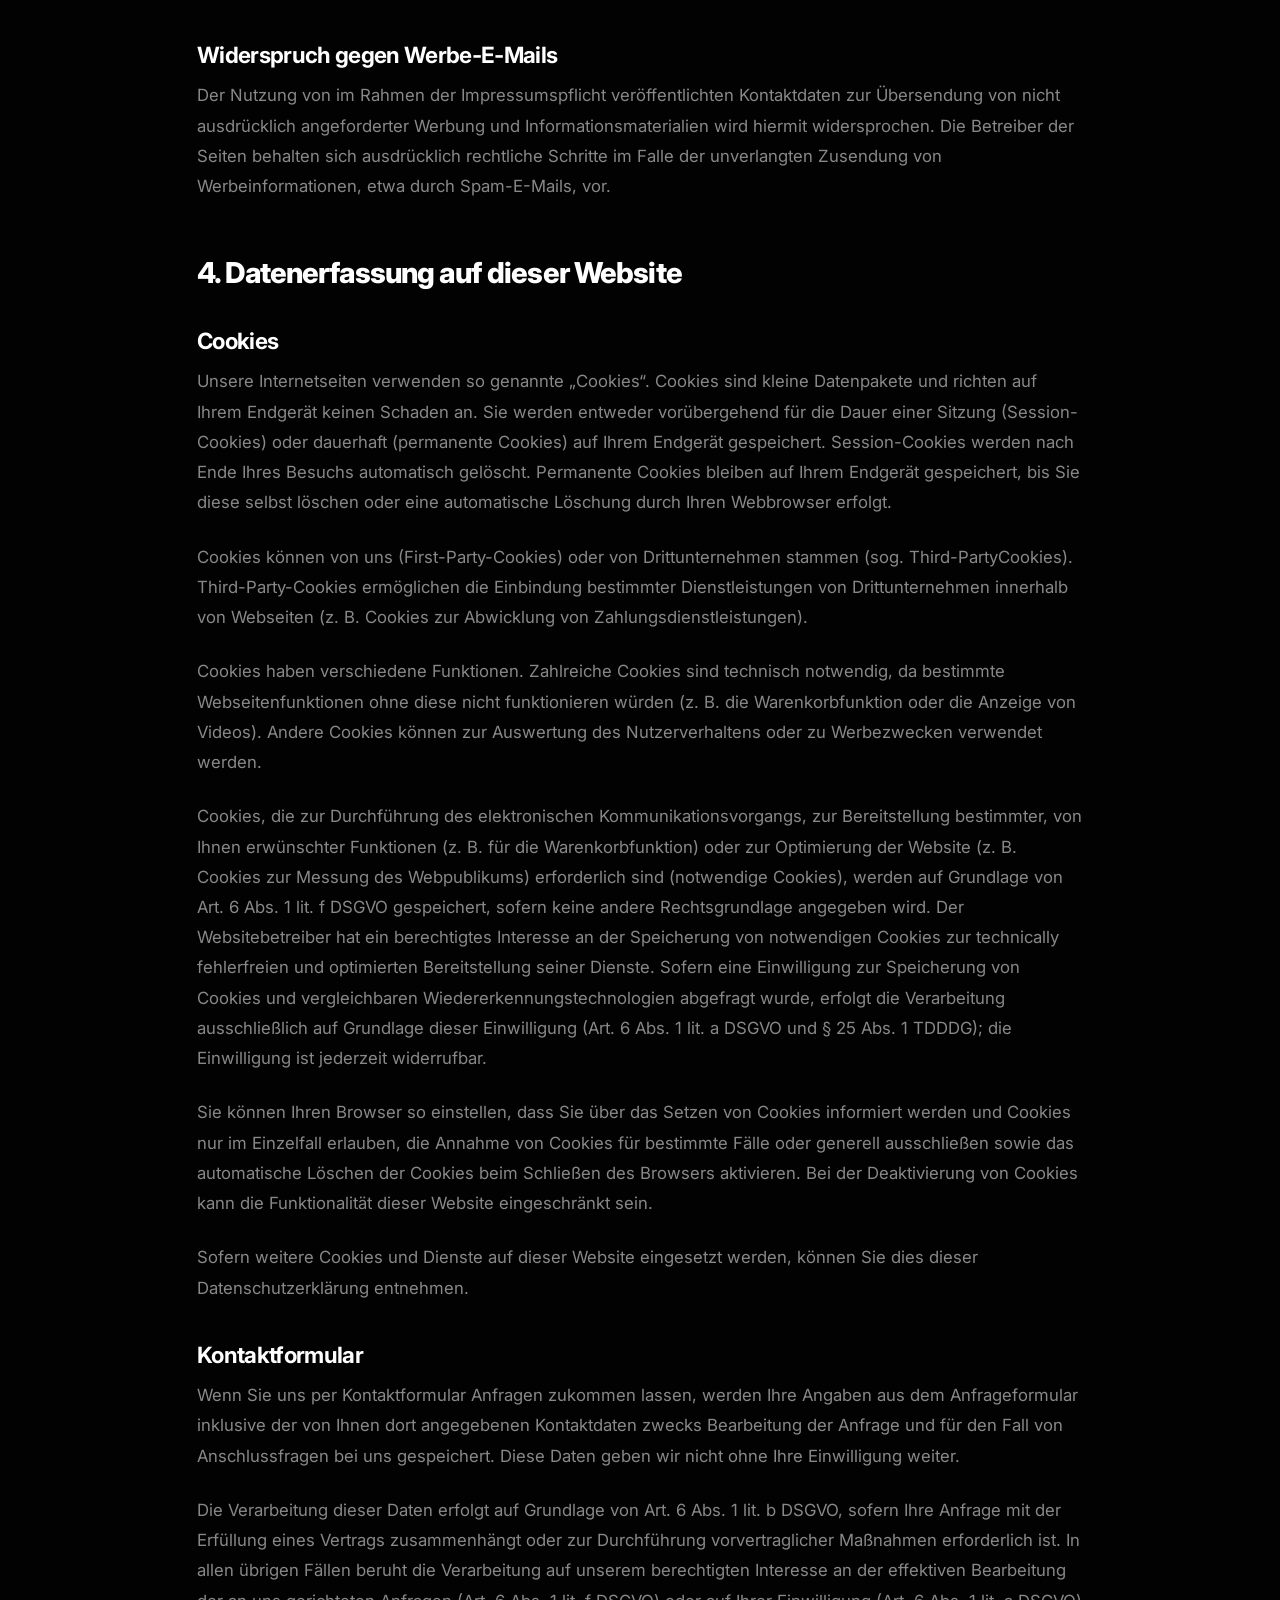
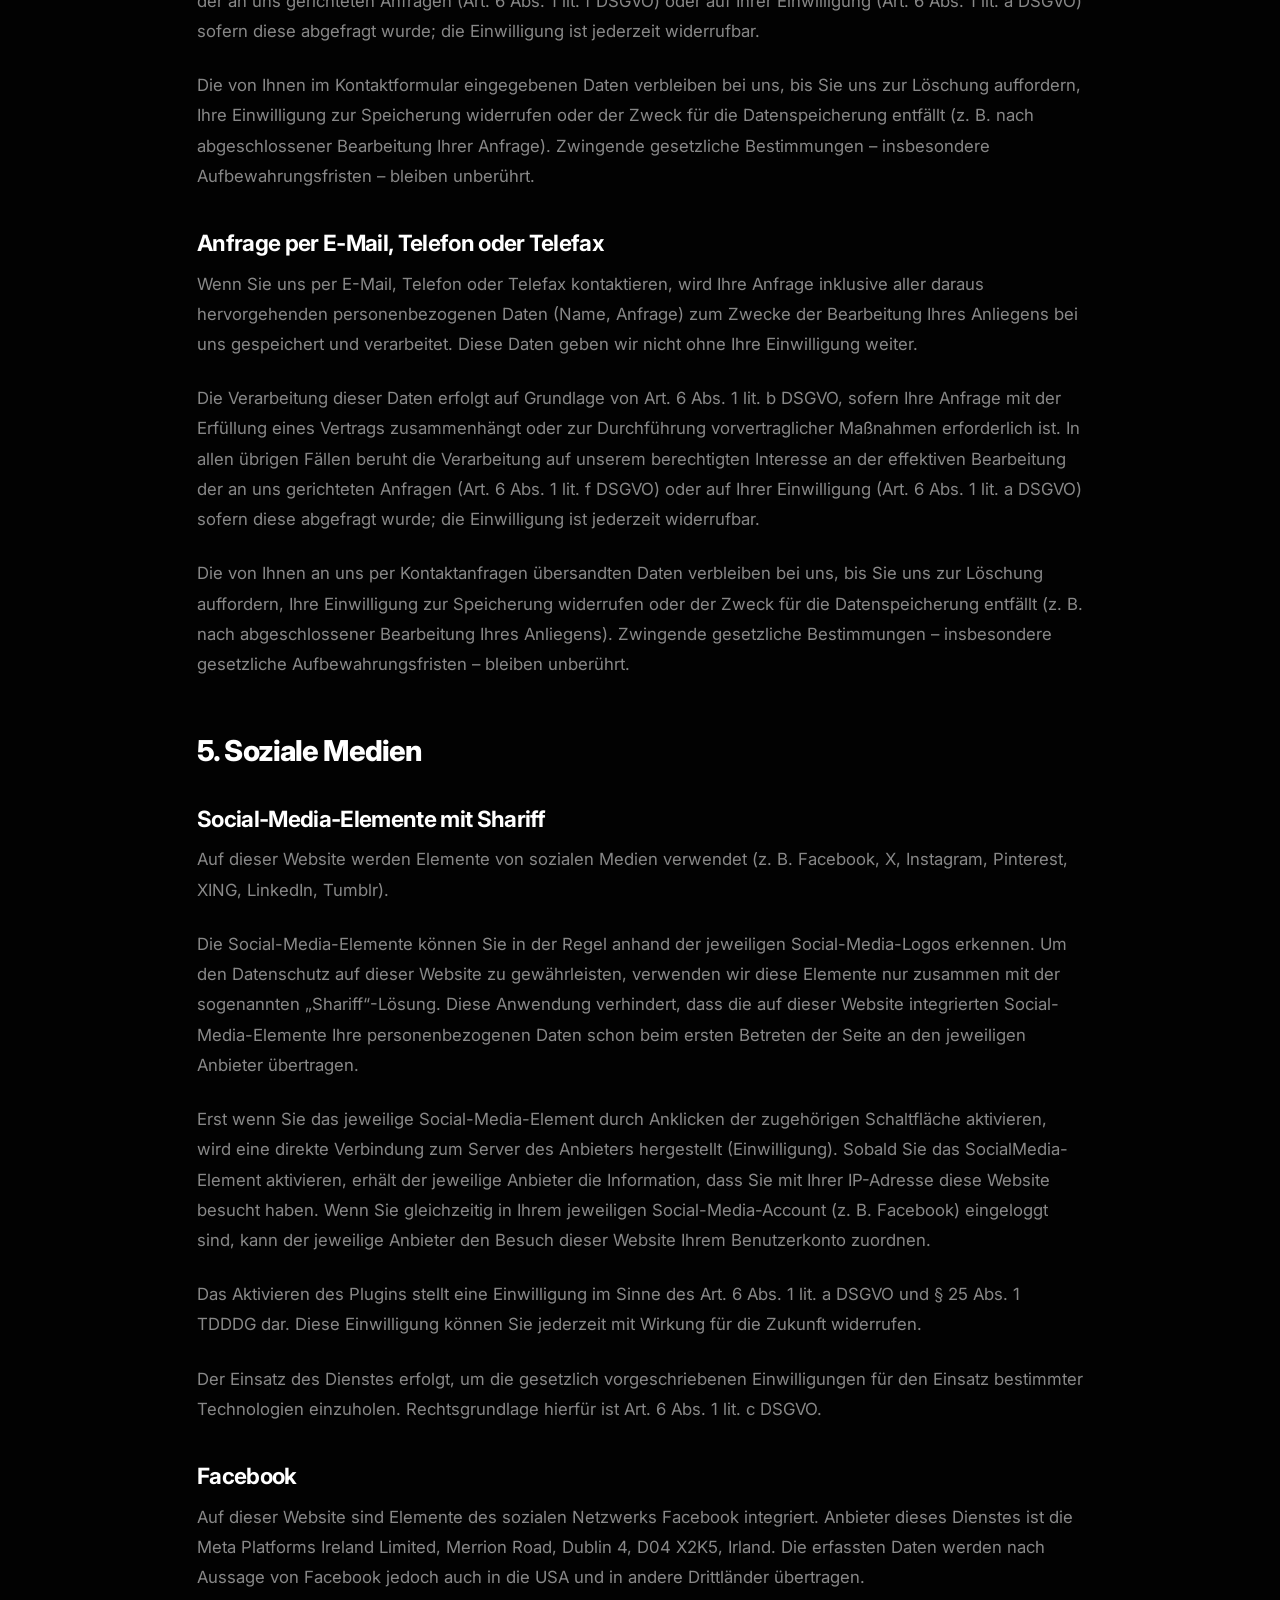
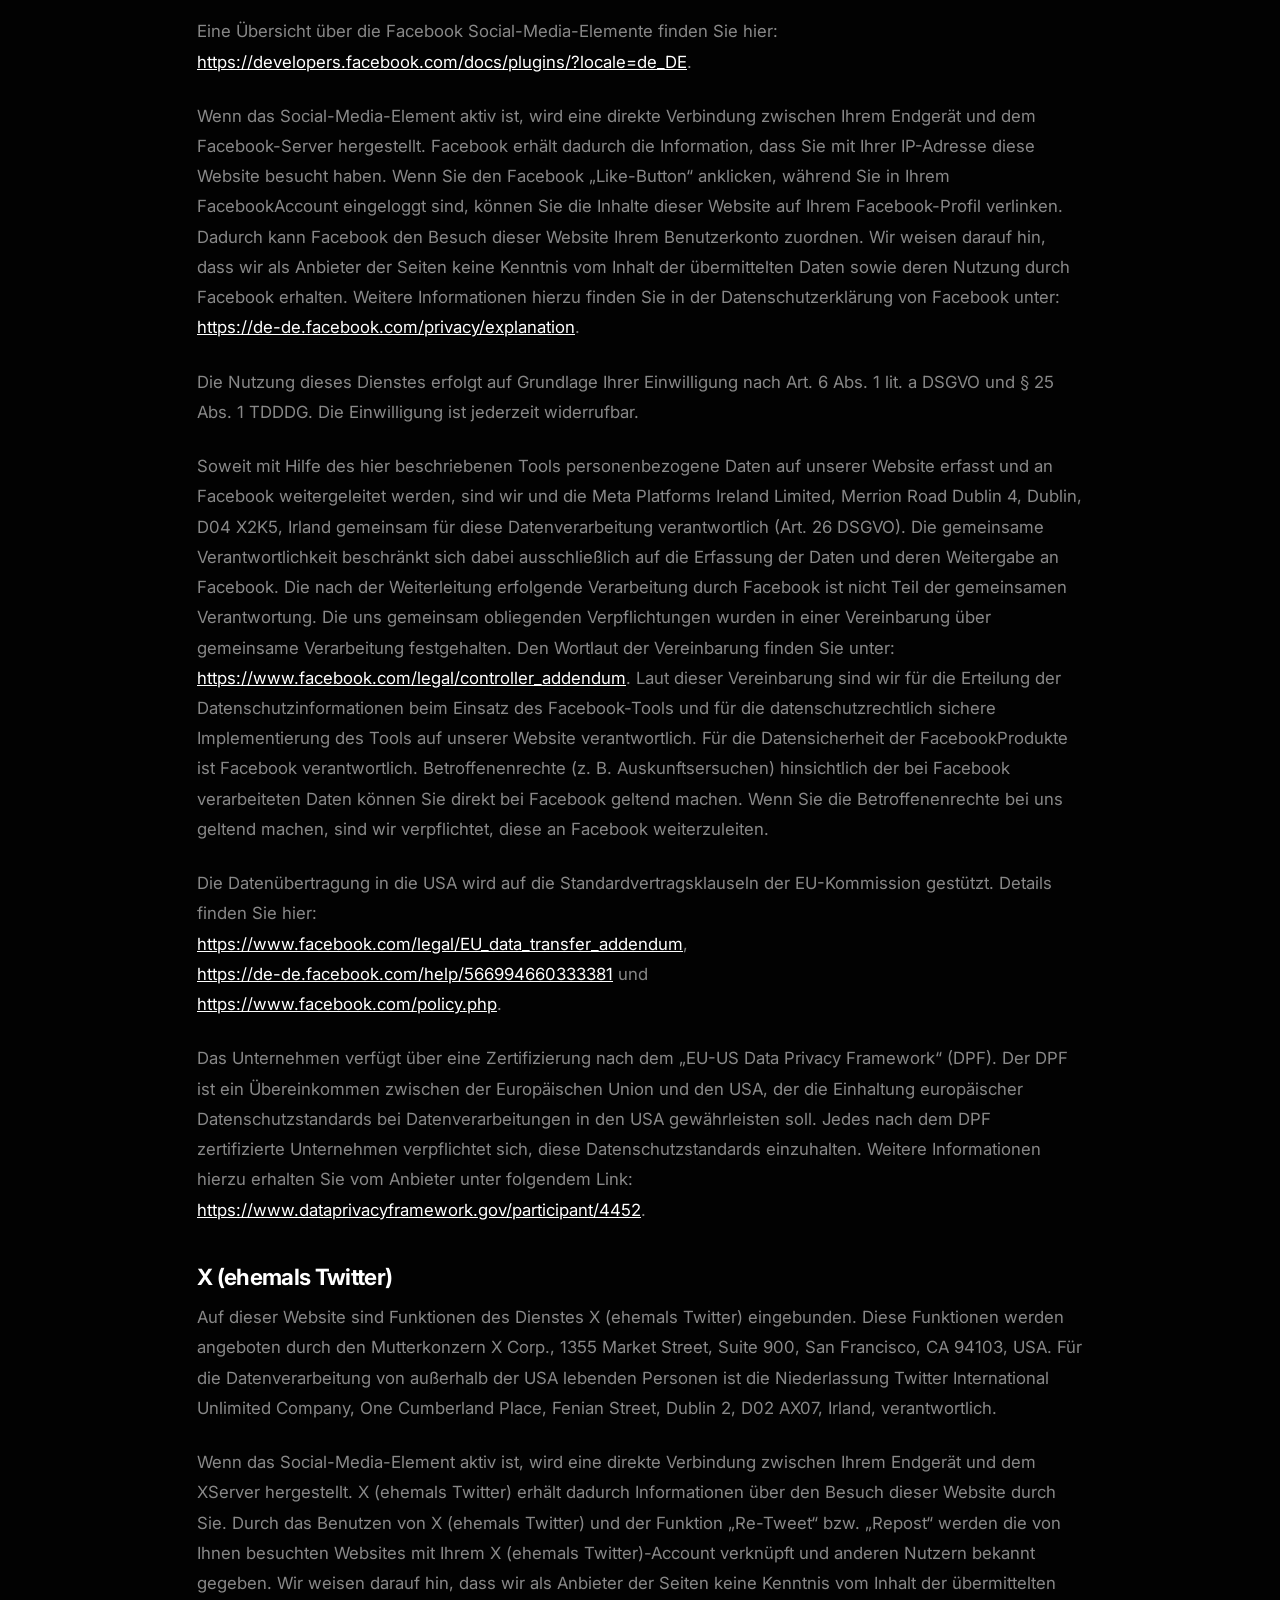
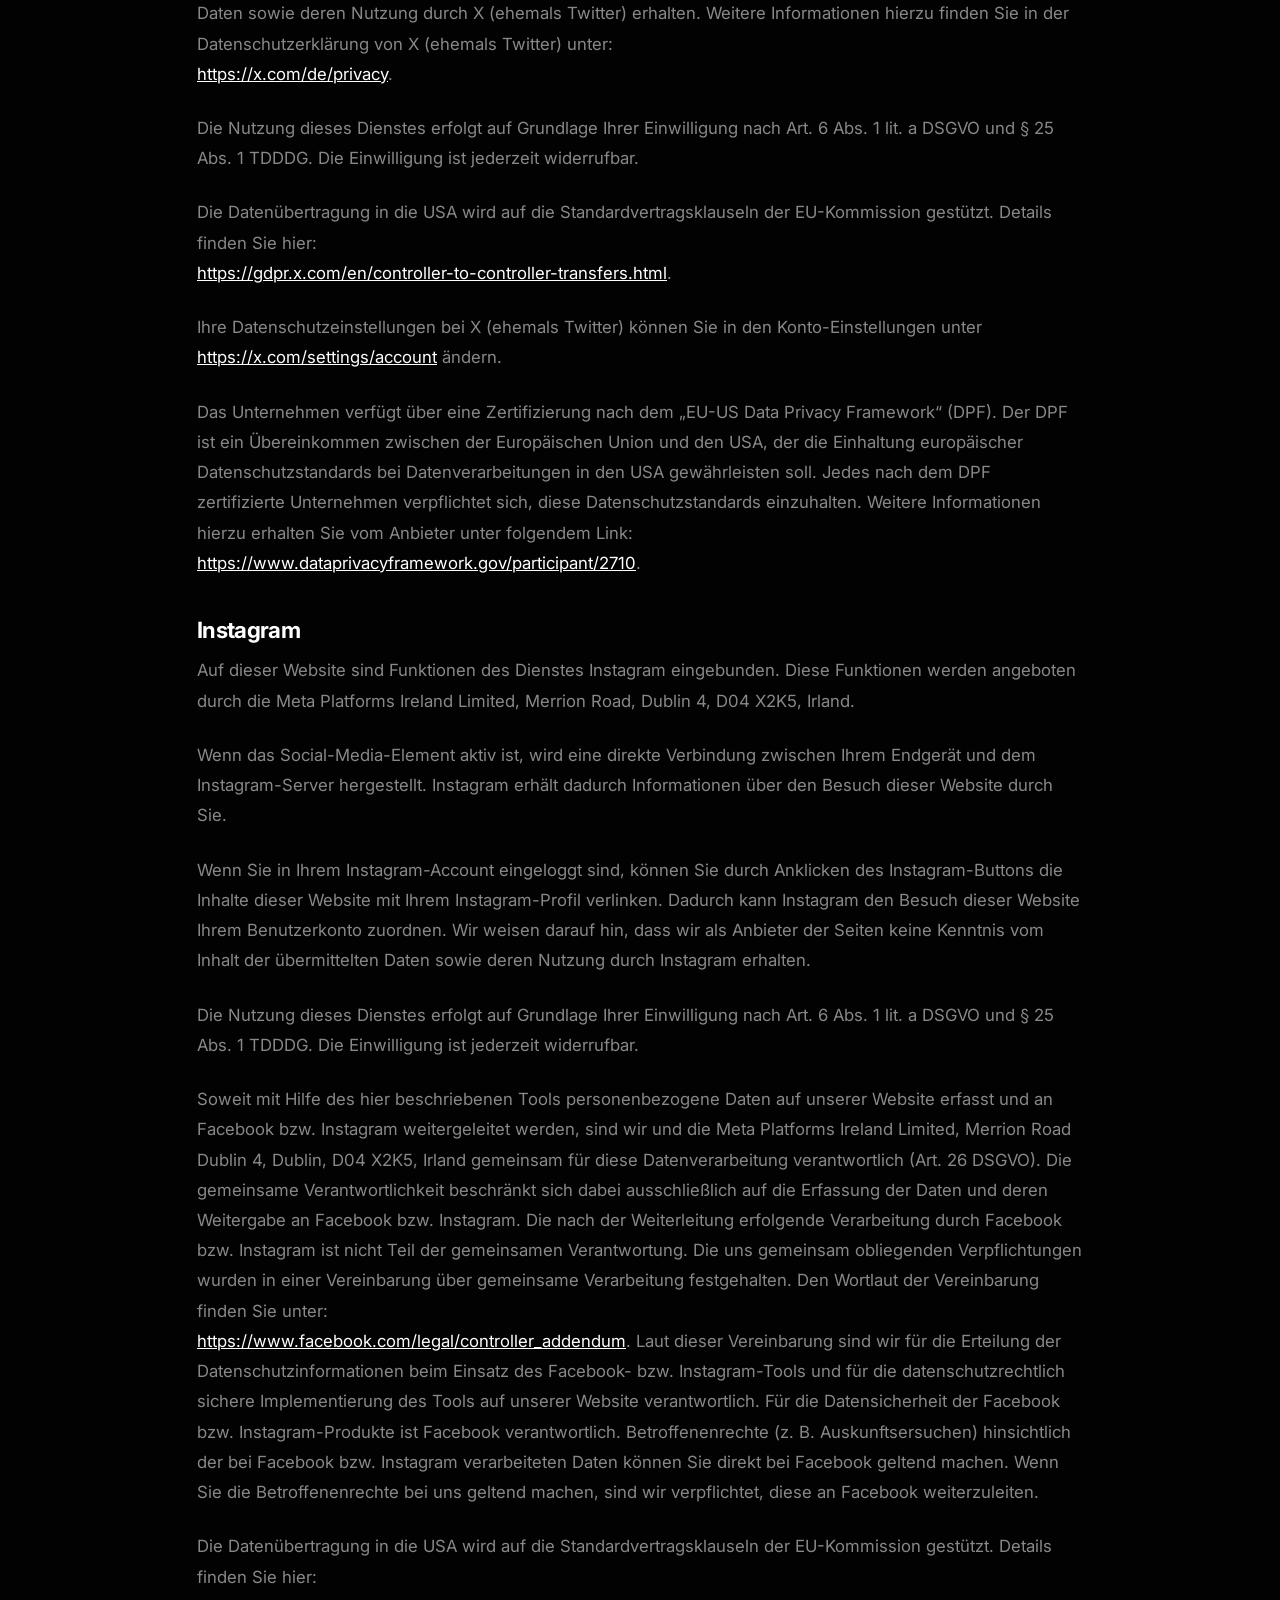
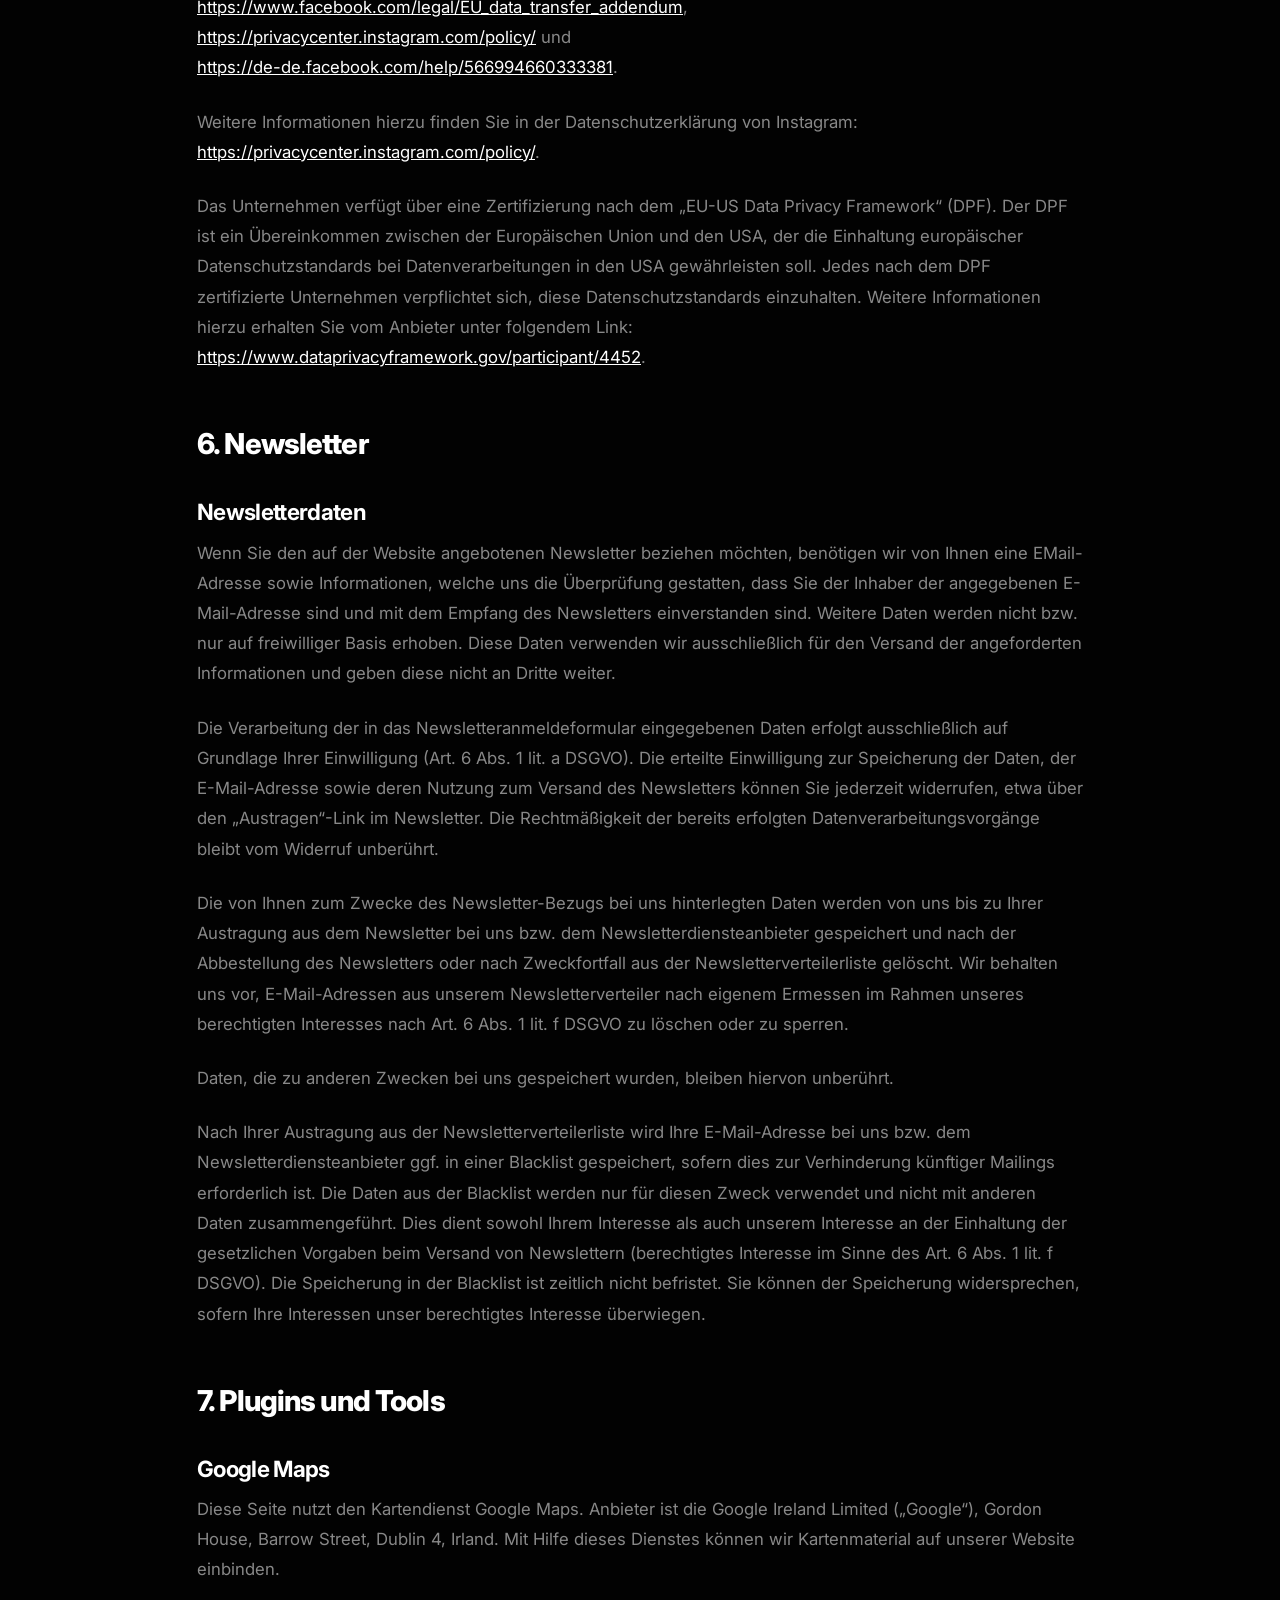
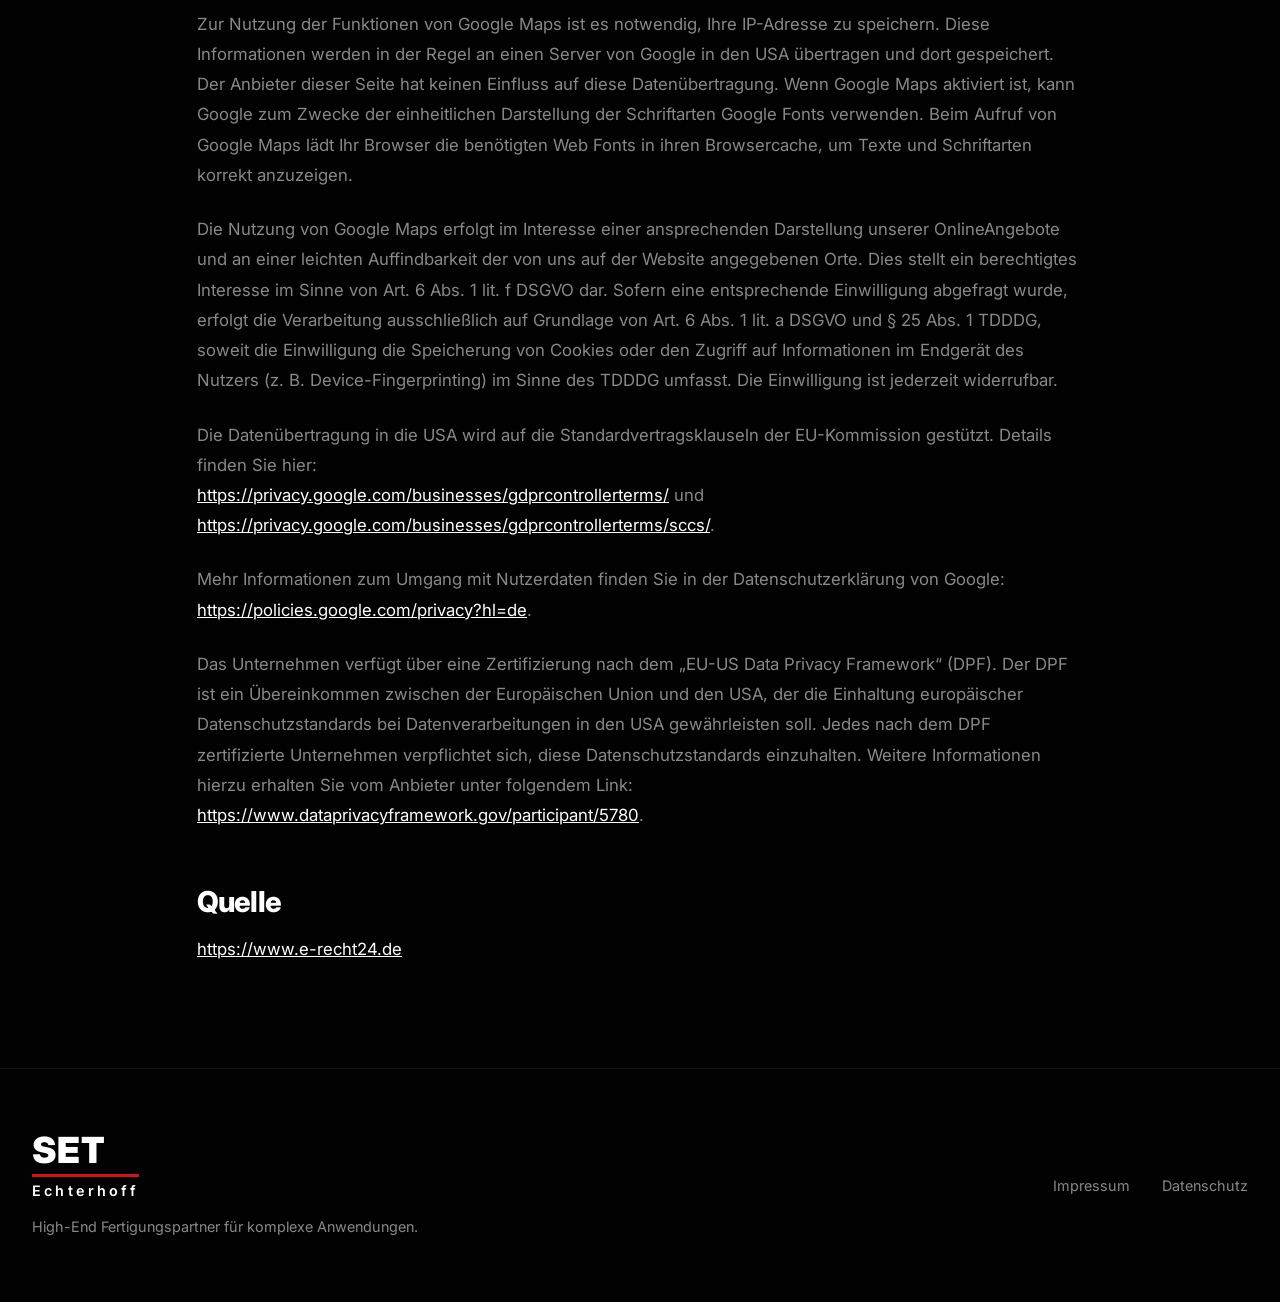
<file: datenschutz.html>
<!DOCTYPE html>
<html lang="de">
<head>
    <meta charset="UTF-8">
    <meta name="viewport" content="width=device-width, initial-scale=1.0">
    <title>Datenschutzerklärung | SET Echterhoff</title>
    <meta name="description" content="Datenschutzerklärung der SET Echterhoff.">
    <link rel="stylesheet" href="css/styles.css">
    <link href="https://fonts.googleapis.com/css2?family=Inter:wght@300;400;500;600;700;900&display=swap" rel="stylesheet">
    <style>
        .legal-content h2 { color: var(--text-pure); font-size: 1.8rem; font-weight: 800; margin-top: 3.5rem; margin-bottom: 1rem; }
        .legal-content h3 { color: var(--text-pure); font-size: 1.4rem; font-weight: 700; margin-top: 2.5rem; margin-bottom: 0.8rem; }
        .legal-content h4 { color: var(--text-pure); font-size: 1.15rem; font-weight: 600; margin-top: 2rem; margin-bottom: 0.5rem; }
        .legal-content p { margin-bottom: 1.5rem; font-size: 1.05rem; }
        .legal-content a { color: var(--text-pure); text-decoration: underline; }
        .legal-content ul { margin-bottom: 1.5rem; padding-left: 1.5rem; }
        .legal-content li { margin-bottom: 0.5rem; }
        .legal-content p.uppercase { font-size: 0.95rem; line-height: 1.5; color: var(--text-pure); margin-bottom: 2rem; }
    </style>
</head>
<body class="dark-theme">
    <!-- HEADER -->
    <header class="header">
        <div class="container navbar">
            <div class="logo">
                <a href="index.html" class="logo-main">SET</a>
                <span class="logo-sub">Echterhoff</span>
            </div>
            <nav class="nav-links">
                <a href="index.html#leistungen">Leistungen</a>
                <a href="index.html#prozess">Prozess</a>
                <a href="index.html#warum-wir">Warum wir?</a>
                <a href="ueber-uns.html">Über uns</a>
                <a href="index.html#kontakt">Kontakt</a>
                <a href="index.html#kontakt" class="btn btn-outline nav-btn">CAD Upload</a>
            </nav>
            <button class="mobile-menu-toggle" aria-label="Menü">
                <span class="burger-line"></span>
                <span class="burger-line"></span>
                <span class="burger-line"></span>
            </button>
        </div>
    </header>

    <section class="subpage-title-section">
        <div class="container">
            <h1 class="subpage-title reveal">Datenschutzerklärung</h1>
        </div>
    </section>

    <!-- LEGAL CONTENT -->
    <section class="section section-dark" style="padding-top: 3rem; padding-bottom: 5rem;">
        <div class="container legal-content" style="max-width: 950px; margin: 0 auto; color: var(--text-muted); line-height: 1.8;">

            <h2>1. Datenschutz auf einen Blick</h2>

            <h3>Allgemeine Hinweise</h3>
            <p>Die folgenden Hinweise geben einen einfachen Überblick darüber, was mit Ihren personenbezogenen Daten passiert, wenn Sie diese Website besuchen. Personenbezogene Daten sind alle Daten, mit denen Sie persönlich identifiziert werden können. Ausführliche Informationen zum Thema Datenschutz entnehmen Sie unserer unter diesem Text aufgeführten Datenschutzerklärung.</p>

            <h3>Datenerfassung auf dieser Website</h3>

            <h4>Wer ist verantwortlich für die Datenerfassung auf dieser Website?</h4>
            <p>Die Datenverarbeitung auf dieser Website erfolgt durch den Websitebetreiber. Dessen Kontaktdaten können Sie dem Abschnitt „Hinweis zur Verantwortlichen Stelle“ in dieser Datenschutzerklärung entnehmen.</p>

            <h4>Wie erfassen wir Ihre Daten?</h4>
            <p>Ihre Daten werden zum einen dadurch erhoben, dass Sie uns diese mitteilen. Hierbei kann es sich z. B. um Daten handeln, die Sie in ein Kontaktformular eingeben.</p>
            <p>Andere Daten werden automatisch oder nach Ihrer Einwilligung beim Besuch der Website durch unsere ITSysteme erfasst. Das sind vor allem technische Daten (z. B. Internetbrowser, Betriebssystem oder Uhrzeit des Seitenaufrufs). Die Erfassung dieser Daten erfolgt automatisch, sobald Sie diese Website betreten.</p>

            <h4>Wofür nutzen wir Ihre Daten?</h4>
            <p>Ein Teil der Daten wird erhoben, um eine fehlerfreie Bereitstellung der Website zu gewährleisten. Andere Daten können zur Analyse Ihres Nutzerverhaltens verwendet werden. Sofern über die Website Verträge geschlossen oder angebahnt werden können, werden die übermittelten Daten auch für Vertragsangebote, Bestellungen oder sonstige Auftragsanfragen verarbeitet.</p>

            <h4>Welche Rechte haben Sie bezüglich Ihrer Daten?</h4>
            <p>Sie haben jederzeit das Recht, unentgeltlich Auskunft über Herkunft, Empfänger und Zweck Ihrer gespeicherten personenbezogenen Daten zu erhalten. Sie haben außerdem ein Recht, die Berichtigung oder Löschung dieser Daten zu verlangen. Wenn Sie eine Einwilligung zur Datenverarbeitung erteilt haben, können Sie diese Einwilligung jederzeit für die Zukunft widerrufen. Außerdem haben Sie das Recht, unter bestimmten Umständen die Einschränkung der Verarbeitung Ihrer personenbezogenen Daten zu verlangen. Des Weiteren steht Ihnen ein Beschwerderecht bei der zuständigen Aufsichtsbehörde zu. Hierzu sowie zu weiteren Fragen zum Thema Datenschutz können Sie sich jederzeit an uns wenden.</p>

            <h4>Analyse-Tools und Tools von Drittanbietern</h4>
            <p>Beim Besuch dieser Website kann Ihr Surf-Verhalten statistisch ausgewertet werden. Das geschieht vor allem mit sogenannten Analyseprogrammen. Detaillierte Informationen zu diesen Analyseprogrammen finden Sie in der folgenden Datenschutzerklärung.</p>

            <h2>2. Hosting</h2>
            <p>Wir hosten die Inhalte unserer Website bei folgendem Anbieter:</p>

            <h3>IONOS</h3>
            <p>Anbieter ist die IONOS SE, Elgendorfer Str. 57, 56410 Montabaur (nachfolgend IONOS). Wenn Sie unsere Website besuchen, erfasst IONOS verschiedene Logfiles inklusive Ihrer IP-Adressen. Details entnehmen Sie der Datenschutzerklärung von IONOS:<br>
            <a href="https://www.ionos.de/terms-gtc/terms-privacy" target="_blank" rel="noopener">https://www.ionos.de/terms-gtc/terms-privacy</a>.</p>
            <p>Die Verwendung von IONOS erfolgt auf Grundlage von Art. 6 Abs. 1 lit. f DSGVO. Wir haben ein berechtigtes Interesse an einer möglichst zuverlässigen Darstellung unserer Website. Sofern eine entsprechende Einwilligung abgefragt wurde, erfolgt die Verarbeitung ausschließlich auf Grundlage von Art. 6 Abs. 1 lit. a DSGVO und § 25 Abs. 1 TDDDG, soweit die Einwilligung die Speicherung von Cookies oder den Zugriff auf Informationen im Endgerät des Nutzers (z. B. Device-Fingerprinting) im Sinne des TDDDG umfasst. Die Einwilligung ist jederzeit widerrufbar.</p>

            <h2>3. Allgemeine Hinweise und Pflichtinformationen</h2>

            <h3>Datenschutz</h3>
            <p>Die Betreiber dieser Seiten nehmen den Schutz Ihrer persönlichen Daten sehr ernst. Wir behandeln Ihre personenbezogenen Daten vertraulich und entsprechend den gesetzlichen Datenschutzvorschriften sowie dieser Datenschutzerklärung.</p>
            <p>Wenn Sie diese Website benutzen, werden verschiedene personenbezogene Daten erhoben. Personenbezogene Daten sind Daten, mit denen Sie persönlich identifiziert werden können. Die vorliegende Datenschutzerklärung erläutert, welche Daten wir erheben und wofür wir sie nutzen. Sie erläutert auch, wie und zu welchem Zweck das geschieht.</p>
            <p>Wir weisen darauf hin, dass die Datenübertragung im Internet (z. B. bei der Kommunikation per E-Mail) Sicherheitslücken aufweisen kann. Ein lückenloser Schutz der Daten vor dem Zugriff durch Dritte ist nicht möglich.</p>

            <h3>Hinweis zur verantwortlichen Stelle</h3>
            <p>Die verantwortliche Stelle für die Datenverarbeitung auf dieser Website ist:</p>
            <p>Nico Echterhoff<br>Aufm Reck 184<br>33334 Guetersloh<br>Telefon: 05241 / 468 16<br>E-Mail: <a href="mailto:set@senkerodiertechnik.de">set@senkerodiertechnik.de</a></p>
            <p>Verantwortliche Stelle ist die natürliche oder juristische Person, die allein oder gemeinsam mit anderen über die Zwecke und Mittel der Verarbeitung von personenbezogenen Daten (z. B. Namen, E-Mail-Adressen o. Ä.) entscheidet.</p>

            <h3>Speicherdauer</h3>
            <p>Soweit innerhalb dieser Datenschutzerklärung keine speziellere Speicherdauer genannt wurde, verbleiben Ihre personenbezogenen Daten bei uns, bis der Zweck für die Datenverarbeitung entfällt. Wenn Sie ein berechtigtes Löschersuchen geltend machen oder eine Einwilligung zur Datenverarbeitung widerrufen, werden Ihre Daten gelöscht, sofern wir keine anderen rechtlich zulässigen Gründe für die Speicherung Ihrer personenbezogenen Daten haben (z. B. steuer- oder handelsrechtliche Aufbewahrungsfristen); im letztgenannten Fall erfolgt die Löschung nach Fortfall dieser Gründe.</p>

            <h3>Allgemeine Hinweise zu den Rechtsgrundlagen der Datenverarbeitung auf dieser Website</h3>
            <p>Sofern Sie in die Datenverarbeitung eingewilligt haben, verarbeiten wir Ihre personenbezogenen Daten auf Grundlage von Art. 6 Abs. 1 lit. a DSGVO bzw. Art. 9 Abs. 2 lit. a DSGVO, sofern besondere Datenkategorien nach Art. 9 Abs. 1 DSGVO verarbeitet werden. Im Falle einer ausdrücklichen Einwilligung in die Übertragung personenbezogener Daten in Drittstaaten erfolgt die Datenverarbeitung außerdem auf Grundlage von Art. 49 Abs. 1 lit. a DSGVO. Sofern Sie in die Speicherung von Cookies oder in den Zugriff auf Informationen in Ihr Endgerät (z. B. via Device-Fingerprinting) eingewilligt haben, erfolgt die Datenverarbeitung zusätzlich auf Grundlage von § 25 Abs. 1 TDDDG. Die Einwilligung ist jederzeit widerrufbar. Sind Ihre Daten zur Vertragserfüllung oder zur Durchführung vorvertraglicher Maßnahmen erforderlich, verarbeiten wir Ihre Daten auf Grundlage des Art. 6 Abs. 1 lit. b DSGVO. Des Weiteren verarbeiten wir Ihre Daten, sofern diese zur Erfüllung einer rechtlichen Verpflichtung erforderlich sind auf Grundlage von Art. 6 Abs. 1 lit. c DSGVO. Die Datenverarbeitung kann ferner auf Grundlage unseres berechtigten Interesses nach Art. 6 Abs. 1 lit. f DSGVO erfolgen. Über die jeweils im Einzelfall einschlägigen Rechtsgrundlagen wird in den folgenden Absätzen dieser Datenschutzerklärung informiert.</p>

            <h3>Empfänger von personenbezogenen Daten</h3>
            <p>Im Rahmen unserer Geschäftstätigkeit arbeiten wir mit verschiedenen externen Stellen zusammen. Dabei ist teilweise auch eine Übermittlung von personenbezogenen Daten an diese externen Stellen erforderlich. Wir geben personenbezogene Daten nur dann an externe Stellen weiter, wenn dies im Rahmen einer Vertragserfüllung erforderlich ist, wenn wir gesetzlich hierzu verpflichtet sind (z. B. Weitergabe von Daten an Steuerbehörden), wenn wir ein berechtigtes Interesse nach Art. 6 Abs. 1 lit. f DSGVO an der Weitergabe haben oder wenn eine sonstige Rechtsgrundlage die Datenweitergabe erlaubt. Beim Einsatz von Auftragsverarbeitern geben wir personenbezogene Daten unserer Kunden nur auf Grundlage eines gültigen Vertrags über Auftragsverarbeitung weiter. Im Falle einer gemeinsamen Verarbeitung wird ein Vertrag über gemeinsame Verarbeitung geschlossen.</p>

            <h3>Widerruf Ihrer Einwilligung zur Datenverarbeitung</h3>
            <p>Viele Datenverarbeitungsvorgänge sind nur mit Ihrer ausdrücklichen Einwilligung möglich. Sie können eine bereits erteilte Einwilligung jederzeit widerrufen. Die Rechtmäßigkeit der bis zum Widerruf erfolgten Datenverarbeitung bleibt vom Widerruf unberührt.</p>

            <h3>Widerspruchsrecht gegen die Datenerhebung in besonderen Fällen sowie gegen Direktwerbung (Art. 21 DSGVO)</h3>
            <p class="uppercase">WENN DIE DATENVERARBEITUNG AUF GRUNDLAGE VON ART. 6 ABS. 1 LIT. E ODER F DSGVO ERFOLGT, HABEN SIE JEDERZEIT DAS RECHT, AUS GRÜNDEN, DIE SICH AUS IHRER BESONDEREN SITUATION ERGEBEN, GEGEN DIE VERARBEITUNG IHRER PERSONENBEZOGENEN DATEN WIDERSPRUCH EINZULEGEN; DIES GILT AUCH FÜR EIN AUF DIESE BESTIMMUNGEN GESTÜTZTES PROFILING. DIE JEWEILIGE RECHTSGRUNDLAGE, AUF DENEN EINE VERARBEITUNG BERUHT, ENTNEHMEN SIE DIESER DATENSCHUTZERKLÄRUNG. WENN SIE WIDERSPRUCH EINLEGEN, WERDEN WIR IHRE BETROFFENEN PERSONENBEZOGENEN DATEN NICHT MEHR VERARBEITEN, ES SEI DENN, WIR KÖNNEN ZWINGENDE SCHUTZWÜRDIGE GRÜNDE FÜR DIE VERARBEITUNG NACHWEISEN, DIE IHRE INTERESSEN, RECHTE UND FREIHEITEN ÜBERWIEGEN ODER DIE VERARBEITUNG DIENT DER GELTENDMACHUNG, AUSÜBUNG ODER VERTEIDIGUNG VON RECHTSANSPRÜCHEN (WIDERSPRUCH NACH ART. 21 ABS. 1 DSGVO).</p>
            <p class="uppercase">WERDEN IHRE PERSONENBEZOGENEN DATEN VERARBEITET, UM DIREKTWERBUNG ZU BETREIBEN, SO HABEN SIE DAS RECHT, JEDERZEIT WIDERSPRUCH GEGEN DIE VERARBEITUNG SIE BETREFFENDER PERSONENBEZOGENER DATEN ZUM ZWECKE DERARTIGER WERBUNG EINZULEGEN; DIES GILT AUCH FÜR DAS PROFILING, SOWEIT ES MIT SOLCHER DIREKTWERBUNG IN VERBINDUNG STEHT. WENN SIE WIDERSPRECHEN, WERDEN IHRE PERSONENBEZOGENEN DATEN ANSCHLIESSEND NICHT MEHR ZUM ZWECKE DER DIREKTWERBUNG VERWENDET (WIDERSPRUCH NACH ART. 21 ABS. 2 DSGVO).</p>

            <h3>Beschwerderecht bei der zuständigen Aufsichtsbehörde</h3>
            <p>Im Falle von Verstößen gegen die DSGVO steht den Betroffenen ein Beschwerderecht bei einer Aufsichtsbehörde, insbesondere in dem Mitgliedstaat ihres gewöhnlichen Aufenthalts, ihres Arbeitsplatzes oder des Orts des mutmaßlichen Verstoßes zu. Das Beschwerderecht besteht unbeschadet anderweitiger verwaltungsrechtlicher oder gerichtlicher Rechtsbehelfe.</p>

            <h3>Recht auf Datenübertragbarkeit</h3>
            <p>Sie haben das Recht, Daten, die wir auf Grundlage Ihrer Einwilligung oder in Erfüllung eines Vertrags automatisiert verarbeiten, an sich oder an einen Dritten in einem gängigen, maschinenlesbaren Format aushändigen zu lassen. Sofern Sie die direkte Übertragung der Daten an einen anderen Verantwortlichen verlangen, erfolgt dies nur, soweit es technisch machbar ist.</p>

            <h3>Auskunft, Berichtigung und Löschung</h3>
            <p>Sie haben im Rahmen der geltenden gesetzlichen Bestimmungen jederzeit das Recht auf unentgeltliche Auskunft über Ihre gespeicherten personenbezogenen Daten, deren Herkunft und Empfänger und den Zweck der Datenverarbeitung und ggf. ein Recht auf Berichtigung oder Löschung dieser Daten. Hierzu sowie zu weiteren Fragen zum Thema personenbezogene Daten können Sie sich jederzeit an uns wenden.</p>

            <h3>Recht auf Einschränkung der Verarbeitung</h3>
            <p>Sie haben das Recht, die Einschränkung der Verarbeitung Ihrer personenbezogenen Daten zu verlangen. Hierzu können Sie sich jederzeit an uns wenden. Das Recht auf Einschränkung der Verarbeitung besteht in folgenden Fällen:</p>
            <ul>
                <li>Wenn Sie die Richtigkeit Ihrer bei uns gespeicherten personenbezogenen Daten bestreiten, benötigen wir in der Regel Zeit, um dies zu überprüfen. Für die Dauer der Prüfung haben Sie das Recht, die Einschränkung der Verarbeitung Ihrer personenbezogenen Daten zu verlangen.</li>
                <li>Wenn die Verarbeitung Ihrer personenbezogenen Daten unrechtmäßig geschah/geschieht, können Sie statt der Löschung die Einschränkung der Datenverarbeitung verlangen.</li>
                <li>Wenn wir Ihre personenbezogenen Daten nicht mehr benötigen, Sie sie jedoch zur Ausübung, Verteidigung oder Geltendmachung von Rechtsansprüchen benötigen, haben Sie das Recht, statt der Löschung die Einschränkung der Verarbeitung Ihrer personenbezogenen Daten zu verlangen.</li>
                <li>Wenn Sie einen Widerspruch nach Art. 21 Abs. 1 DSGVO eingelegt haben, muss eine Abwägung zwischen Ihren und unseren Interessen vorgenommen werden. Solange noch nicht feststeht, wessen Interessen überwiegen, haben Sie das Recht, die Einschränkung der Verarbeitung Ihrer personenbezogenen Daten zu verlangen.</li>
            </ul>
            <p>Wenn Sie die Verarbeitung Ihrer personenbezogenen Daten eingeschränkt haben, dürfen diese Daten – von ihrer Speicherung abgesehen – nur mit Ihrer Einwilligung oder zur Geltendmachung, Ausübung oder Verteidigung von Rechtsansprüchen oder zum Schutz der Rechte einer anderen natürlichen oder juristischen Person oder aus Gründen eines wichtigen öffentlichen Interesses der Europäischen Union oder eines Mitgliedstaats verarbeitet werden.</p>

            <h3>SSL- bzw. TLS-Verschlüsselung</h3>
            <p>Diese Seite nutzt aus Sicherheitsgründen und zum Schutz der Übertragung vertraulicher Inhalte, wie zum Beispiel Bestellungen oder Anfragen, die Sie an uns als Seitenbetreiber senden, eine SSL- bzw. TLSVerschlüsselung. Eine verschlüsselte Verbindung erkennen Sie daran, dass die Adresszeile des Browsers von „http://“ auf „https://“ wechselt und an dem Schloss-Symbol in Ihrer Browserzeile.</p>
            <p>Wenn die SSL- bzw. TLS-Verschlüsselung aktiviert ist, können die Daten, die Sie an uns übermitteln, nicht von Dritten mitgelesen werden.</p>

            <h3>Widerspruch gegen Werbe-E-Mails</h3>
            <p>Der Nutzung von im Rahmen der Impressumspflicht veröffentlichten Kontaktdaten zur Übersendung von nicht ausdrücklich angeforderter Werbung und Informationsmaterialien wird hiermit widersprochen. Die Betreiber der Seiten behalten sich ausdrücklich rechtliche Schritte im Falle der unverlangten Zusendung von Werbeinformationen, etwa durch Spam-E-Mails, vor.</p>

            <h2>4. Datenerfassung auf dieser Website</h2>

            <h3>Cookies</h3>
            <p>Unsere Internetseiten verwenden so genannte „Cookies“. Cookies sind kleine Datenpakete und richten auf Ihrem Endgerät keinen Schaden an. Sie werden entweder vorübergehend für die Dauer einer Sitzung (Session-Cookies) oder dauerhaft (permanente Cookies) auf Ihrem Endgerät gespeichert. Session-Cookies werden nach Ende Ihres Besuchs automatisch gelöscht. Permanente Cookies bleiben auf Ihrem Endgerät gespeichert, bis Sie diese selbst löschen oder eine automatische Löschung durch Ihren Webbrowser erfolgt.</p>
            <p>Cookies können von uns (First-Party-Cookies) oder von Drittunternehmen stammen (sog. Third-PartyCookies). Third-Party-Cookies ermöglichen die Einbindung bestimmter Dienstleistungen von Drittunternehmen innerhalb von Webseiten (z. B. Cookies zur Abwicklung von Zahlungsdienstleistungen).</p>
            <p>Cookies haben verschiedene Funktionen. Zahlreiche Cookies sind technisch notwendig, da bestimmte Webseitenfunktionen ohne diese nicht funktionieren würden (z. B. die Warenkorbfunktion oder die Anzeige von Videos). Andere Cookies können zur Auswertung des Nutzerverhaltens oder zu Werbezwecken verwendet werden.</p>
            <p>Cookies, die zur Durchführung des elektronischen Kommunikationsvorgangs, zur Bereitstellung bestimmter, von Ihnen erwünschter Funktionen (z. B. für die Warenkorbfunktion) oder zur Optimierung der Website (z. B. Cookies zur Messung des Webpublikums) erforderlich sind (notwendige Cookies), werden auf Grundlage von Art. 6 Abs. 1 lit. f DSGVO gespeichert, sofern keine andere Rechtsgrundlage angegeben wird. Der Websitebetreiber hat ein berechtigtes Interesse an der Speicherung von notwendigen Cookies zur technically fehlerfreien und optimierten Bereitstellung seiner Dienste. Sofern eine Einwilligung zur Speicherung von Cookies und vergleichbaren Wiedererkennungstechnologien abgefragt wurde, erfolgt die Verarbeitung ausschließlich auf Grundlage dieser Einwilligung (Art. 6 Abs. 1 lit. a DSGVO und § 25 Abs. 1 TDDDG); die Einwilligung ist jederzeit widerrufbar.</p>
            <p>Sie können Ihren Browser so einstellen, dass Sie über das Setzen von Cookies informiert werden und Cookies nur im Einzelfall erlauben, die Annahme von Cookies für bestimmte Fälle oder generell ausschließen sowie das automatische Löschen der Cookies beim Schließen des Browsers aktivieren. Bei der Deaktivierung von Cookies kann die Funktionalität dieser Website eingeschränkt sein.</p>
            <p>Sofern weitere Cookies und Dienste auf dieser Website eingesetzt werden, können Sie dies dieser Datenschutzerklärung entnehmen.</p>

            <h3>Kontaktformular</h3>
            <p>Wenn Sie uns per Kontaktformular Anfragen zukommen lassen, werden Ihre Angaben aus dem Anfrageformular inklusive der von Ihnen dort angegebenen Kontaktdaten zwecks Bearbeitung der Anfrage und für den Fall von Anschlussfragen bei uns gespeichert. Diese Daten geben wir nicht ohne Ihre Einwilligung weiter.</p>
            <p>Die Verarbeitung dieser Daten erfolgt auf Grundlage von Art. 6 Abs. 1 lit. b DSGVO, sofern Ihre Anfrage mit der Erfüllung eines Vertrags zusammenhängt oder zur Durchführung vorvertraglicher Maßnahmen erforderlich ist. In allen übrigen Fällen beruht die Verarbeitung auf unserem berechtigten Interesse an der effektiven Bearbeitung der an uns gerichteten Anfragen (Art. 6 Abs. 1 lit. f DSGVO) oder auf Ihrer Einwilligung (Art. 6 Abs. 1 lit. a DSGVO) sofern diese abgefragt wurde; die Einwilligung ist jederzeit widerrufbar.</p>
            <p>Die von Ihnen im Kontaktformular eingegebenen Daten verbleiben bei uns, bis Sie uns zur Löschung auffordern, Ihre Einwilligung zur Speicherung widerrufen oder der Zweck für die Datenspeicherung entfällt (z. B. nach abgeschlossener Bearbeitung Ihrer Anfrage). Zwingende gesetzliche Bestimmungen – insbesondere Aufbewahrungsfristen – bleiben unberührt.</p>

            <h3>Anfrage per E-Mail, Telefon oder Telefax</h3>
            <p>Wenn Sie uns per E-Mail, Telefon oder Telefax kontaktieren, wird Ihre Anfrage inklusive aller daraus hervorgehenden personenbezogenen Daten (Name, Anfrage) zum Zwecke der Bearbeitung Ihres Anliegens bei uns gespeichert und verarbeitet. Diese Daten geben wir nicht ohne Ihre Einwilligung weiter.</p>
            <p>Die Verarbeitung dieser Daten erfolgt auf Grundlage von Art. 6 Abs. 1 lit. b DSGVO, sofern Ihre Anfrage mit der Erfüllung eines Vertrags zusammenhängt oder zur Durchführung vorvertraglicher Maßnahmen erforderlich ist. In allen übrigen Fällen beruht die Verarbeitung auf unserem berechtigten Interesse an der effektiven Bearbeitung der an uns gerichteten Anfragen (Art. 6 Abs. 1 lit. f DSGVO) oder auf Ihrer Einwilligung (Art. 6 Abs. 1 lit. a DSGVO) sofern diese abgefragt wurde; die Einwilligung ist jederzeit widerrufbar.</p>
            <p>Die von Ihnen an uns per Kontaktanfragen übersandten Daten verbleiben bei uns, bis Sie uns zur Löschung auffordern, Ihre Einwilligung zur Speicherung widerrufen oder der Zweck für die Datenspeicherung entfällt (z. B. nach abgeschlossener Bearbeitung Ihres Anliegens). Zwingende gesetzliche Bestimmungen – insbesondere gesetzliche Aufbewahrungsfristen – bleiben unberührt.</p>

            <h2>5. Soziale Medien</h2>

            <h3>Social-Media-Elemente mit Shariff</h3>
            <p>Auf dieser Website werden Elemente von sozialen Medien verwendet (z. B. Facebook, X, Instagram, Pinterest, XING, LinkedIn, Tumblr).</p>
            <p>Die Social-Media-Elemente können Sie in der Regel anhand der jeweiligen Social-Media-Logos erkennen. Um den Datenschutz auf dieser Website zu gewährleisten, verwenden wir diese Elemente nur zusammen mit der sogenannten „Shariff“-Lösung. Diese Anwendung verhindert, dass die auf dieser Website integrierten Social-Media-Elemente Ihre personenbezogenen Daten schon beim ersten Betreten der Seite an den jeweiligen Anbieter übertragen.</p>
            <p>Erst wenn Sie das jeweilige Social-Media-Element durch Anklicken der zugehörigen Schaltfläche aktivieren, wird eine direkte Verbindung zum Server des Anbieters hergestellt (Einwilligung). Sobald Sie das SocialMedia-Element aktivieren, erhält der jeweilige Anbieter die Information, dass Sie mit Ihrer IP-Adresse diese Website besucht haben. Wenn Sie gleichzeitig in Ihrem jeweiligen Social-Media-Account (z. B. Facebook) eingeloggt sind, kann der jeweilige Anbieter den Besuch dieser Website Ihrem Benutzerkonto zuordnen.</p>
            <p>Das Aktivieren des Plugins stellt eine Einwilligung im Sinne des Art. 6 Abs. 1 lit. a DSGVO und § 25 Abs. 1 TDDDG dar. Diese Einwilligung können Sie jederzeit mit Wirkung für die Zukunft widerrufen.</p>
            <p>Der Einsatz des Dienstes erfolgt, um die gesetzlich vorgeschriebenen Einwilligungen für den Einsatz bestimmter Technologien einzuholen. Rechtsgrundlage hierfür ist Art. 6 Abs. 1 lit. c DSGVO.</p>

            <h3>Facebook</h3>
            <p>Auf dieser Website sind Elemente des sozialen Netzwerks Facebook integriert. Anbieter dieses Dienstes ist die Meta Platforms Ireland Limited, Merrion Road, Dublin 4, D04 X2K5, Irland. Die erfassten Daten werden nach Aussage von Facebook jedoch auch in die USA und in andere Drittländer übertragen.</p>
            <p>Eine Übersicht über die Facebook Social-Media-Elemente finden Sie hier:<br>
            <a href="https://developers.facebook.com/docs/plugins/?locale=de_DE" target="_blank" rel="noopener">https://developers.facebook.com/docs/plugins/?locale=de_DE</a>.</p>
            <p>Wenn das Social-Media-Element aktiv ist, wird eine direkte Verbindung zwischen Ihrem Endgerät und dem Facebook-Server hergestellt. Facebook erhält dadurch die Information, dass Sie mit Ihrer IP-Adresse diese Website besucht haben. Wenn Sie den Facebook „Like-Button“ anklicken, während Sie in Ihrem FacebookAccount eingeloggt sind, können Sie die Inhalte dieser Website auf Ihrem Facebook-Profil verlinken. Dadurch kann Facebook den Besuch dieser Website Ihrem Benutzerkonto zuordnen. Wir weisen darauf hin, dass wir als Anbieter der Seiten keine Kenntnis vom Inhalt der übermittelten Daten sowie deren Nutzung durch Facebook erhalten. Weitere Informationen hierzu finden Sie in der Datenschutzerklärung von Facebook unter:<br>
            <a href="https://de-de.facebook.com/privacy/explanation" target="_blank" rel="noopener">https://de-de.facebook.com/privacy/explanation</a>.</p>
            <p>Die Nutzung dieses Dienstes erfolgt auf Grundlage Ihrer Einwilligung nach Art. 6 Abs. 1 lit. a DSGVO und § 25 Abs. 1 TDDDG. Die Einwilligung ist jederzeit widerrufbar.</p>
            <p>Soweit mit Hilfe des hier beschriebenen Tools personenbezogene Daten auf unserer Website erfasst und an Facebook weitergeleitet werden, sind wir und die Meta Platforms Ireland Limited, Merrion Road Dublin 4, Dublin, D04 X2K5, Irland gemeinsam für diese Datenverarbeitung verantwortlich (Art. 26 DSGVO). Die gemeinsame Verantwortlichkeit beschränkt sich dabei ausschließlich auf die Erfassung der Daten und deren Weitergabe an Facebook. Die nach der Weiterleitung erfolgende Verarbeitung durch Facebook ist nicht Teil der gemeinsamen Verantwortung. Die uns gemeinsam obliegenden Verpflichtungen wurden in einer Vereinbarung über gemeinsame Verarbeitung festgehalten. Den Wortlaut der Vereinbarung finden Sie unter:<br>
            <a href="https://www.facebook.com/legal/controller_addendum" target="_blank" rel="noopener">https://www.facebook.com/legal/controller_addendum</a>. Laut dieser Vereinbarung sind wir für die Erteilung der Datenschutzinformationen beim Einsatz des Facebook-Tools und für die datenschutzrechtlich sichere Implementierung des Tools auf unserer Website verantwortlich. Für die Datensicherheit der FacebookProdukte ist Facebook verantwortlich. Betroffenenrechte (z. B. Auskunftsersuchen) hinsichtlich der bei Facebook verarbeiteten Daten können Sie direkt bei Facebook geltend machen. Wenn Sie die Betroffenenrechte bei uns geltend machen, sind wir verpflichtet, diese an Facebook weiterzuleiten.</p>
            <p>Die Datenübertragung in die USA wird auf die Standardvertragsklauseln der EU-Kommission gestützt. Details finden Sie hier:<br>
            <a href="https://www.facebook.com/legal/EU_data_transfer_addendum" target="_blank" rel="noopener">https://www.facebook.com/legal/EU_data_transfer_addendum</a>,<br>
            <a href="https://de-de.facebook.com/help/566994660333381" target="_blank" rel="noopener">https://de-de.facebook.com/help/566994660333381</a> und<br>
            <a href="https://www.facebook.com/policy.php" target="_blank" rel="noopener">https://www.facebook.com/policy.php</a>.</p>
            <p>Das Unternehmen verfügt über eine Zertifizierung nach dem „EU-US Data Privacy Framework“ (DPF). Der DPF ist ein Übereinkommen zwischen der Europäischen Union und den USA, der die Einhaltung europäischer Datenschutzstandards bei Datenverarbeitungen in den USA gewährleisten soll. Jedes nach dem DPF zertifizierte Unternehmen verpflichtet sich, diese Datenschutzstandards einzuhalten. Weitere Informationen hierzu erhalten Sie vom Anbieter unter folgendem Link:<br>
            <a href="https://www.dataprivacyframework.gov/participant/4452" target="_blank" rel="noopener">https://www.dataprivacyframework.gov/participant/4452</a>.</p>

            <h3>X (ehemals Twitter)</h3>
            <p>Auf dieser Website sind Funktionen des Dienstes X (ehemals Twitter) eingebunden. Diese Funktionen werden angeboten durch den Mutterkonzern X Corp., 1355 Market Street, Suite 900, San Francisco, CA 94103, USA. Für die Datenverarbeitung von außerhalb der USA lebenden Personen ist die Niederlassung Twitter International Unlimited Company, One Cumberland Place, Fenian Street, Dublin 2, D02 AX07, Irland, verantwortlich.</p>
            <p>Wenn das Social-Media-Element aktiv ist, wird eine direkte Verbindung zwischen Ihrem Endgerät und dem XServer hergestellt. X (ehemals Twitter) erhält dadurch Informationen über den Besuch dieser Website durch Sie. Durch das Benutzen von X (ehemals Twitter) und der Funktion „Re-Tweet“ bzw. „Repost“ werden die von Ihnen besuchten Websites mit Ihrem X (ehemals Twitter)-Account verknüpft und anderen Nutzern bekannt gegeben. Wir weisen darauf hin, dass wir als Anbieter der Seiten keine Kenntnis vom Inhalt der übermittelten Daten sowie deren Nutzung durch X (ehemals Twitter) erhalten. Weitere Informationen hierzu finden Sie in der Datenschutzerklärung von X (ehemals Twitter) unter:<br>
            <a href="https://x.com/de/privacy" target="_blank" rel="noopener">https://x.com/de/privacy</a>.</p>
            <p>Die Nutzung dieses Dienstes erfolgt auf Grundlage Ihrer Einwilligung nach Art. 6 Abs. 1 lit. a DSGVO und § 25 Abs. 1 TDDDG. Die Einwilligung ist jederzeit widerrufbar.</p>
            <p>Die Datenübertragung in die USA wird auf die Standardvertragsklauseln der EU-Kommission gestützt. Details finden Sie hier:<br>
            <a href="https://gdpr.x.com/en/controller-to-controller-transfers.html" target="_blank" rel="noopener">https://gdpr.x.com/en/controller-to-controller-transfers.html</a>.</p>
            <p>Ihre Datenschutzeinstellungen bei X (ehemals Twitter) können Sie in den Konto-Einstellungen unter<br>
            <a href="https://x.com/settings/account" target="_blank" rel="noopener">https://x.com/settings/account</a> ändern.</p>
            <p>Das Unternehmen verfügt über eine Zertifizierung nach dem „EU-US Data Privacy Framework“ (DPF). Der DPF ist ein Übereinkommen zwischen der Europäischen Union und den USA, der die Einhaltung europäischer Datenschutzstandards bei Datenverarbeitungen in den USA gewährleisten soll. Jedes nach dem DPF zertifizierte Unternehmen verpflichtet sich, diese Datenschutzstandards einzuhalten. Weitere Informationen hierzu erhalten Sie vom Anbieter unter folgendem Link:<br>
            <a href="https://www.dataprivacyframework.gov/participant/2710" target="_blank" rel="noopener">https://www.dataprivacyframework.gov/participant/2710</a>.</p>

            <h3>Instagram</h3>
            <p>Auf dieser Website sind Funktionen des Dienstes Instagram eingebunden. Diese Funktionen werden angeboten durch die Meta Platforms Ireland Limited, Merrion Road, Dublin 4, D04 X2K5, Irland.</p>
            <p>Wenn das Social-Media-Element aktiv ist, wird eine direkte Verbindung zwischen Ihrem Endgerät und dem Instagram-Server hergestellt. Instagram erhält dadurch Informationen über den Besuch dieser Website durch Sie.</p>
            <p>Wenn Sie in Ihrem Instagram-Account eingeloggt sind, können Sie durch Anklicken des Instagram-Buttons die Inhalte dieser Website mit Ihrem Instagram-Profil verlinken. Dadurch kann Instagram den Besuch dieser Website Ihrem Benutzerkonto zuordnen. Wir weisen darauf hin, dass wir als Anbieter der Seiten keine Kenntnis vom Inhalt der übermittelten Daten sowie deren Nutzung durch Instagram erhalten.</p>
            <p>Die Nutzung dieses Dienstes erfolgt auf Grundlage Ihrer Einwilligung nach Art. 6 Abs. 1 lit. a DSGVO und § 25 Abs. 1 TDDDG. Die Einwilligung ist jederzeit widerrufbar.</p>
            <p>Soweit mit Hilfe des hier beschriebenen Tools personenbezogene Daten auf unserer Website erfasst und an Facebook bzw. Instagram weitergeleitet werden, sind wir und die Meta Platforms Ireland Limited, Merrion Road Dublin 4, Dublin, D04 X2K5, Irland gemeinsam für diese Datenverarbeitung verantwortlich (Art. 26 DSGVO). Die gemeinsame Verantwortlichkeit beschränkt sich dabei ausschließlich auf die Erfassung der Daten und deren Weitergabe an Facebook bzw. Instagram. Die nach der Weiterleitung erfolgende Verarbeitung durch Facebook bzw. Instagram ist nicht Teil der gemeinsamen Verantwortung. Die uns gemeinsam obliegenden Verpflichtungen wurden in einer Vereinbarung über gemeinsame Verarbeitung festgehalten. Den Wortlaut der Vereinbarung finden Sie unter:<br>
            <a href="https://www.facebook.com/legal/controller_addendum" target="_blank" rel="noopener">https://www.facebook.com/legal/controller_addendum</a>. Laut dieser Vereinbarung sind wir für die Erteilung der Datenschutzinformationen beim Einsatz des Facebook- bzw. Instagram-Tools und für die datenschutzrechtlich sichere Implementierung des Tools auf unserer Website verantwortlich. Für die Datensicherheit der Facebook bzw. Instagram-Produkte ist Facebook verantwortlich. Betroffenenrechte (z. B. Auskunftsersuchen) hinsichtlich der bei Facebook bzw. Instagram verarbeiteten Daten können Sie direkt bei Facebook geltend machen. Wenn Sie die Betroffenenrechte bei uns geltend machen, sind wir verpflichtet, diese an Facebook weiterzuleiten.</p>
            <p>Die Datenübertragung in die USA wird auf die Standardvertragsklauseln der EU-Kommission gestützt. Details finden Sie hier:<br>
            <a href="https://www.facebook.com/legal/EU_data_transfer_addendum" target="_blank" rel="noopener">https://www.facebook.com/legal/EU_data_transfer_addendum</a>,<br>
            <a href="https://privacycenter.instagram.com/policy/" target="_blank" rel="noopener">https://privacycenter.instagram.com/policy/</a> und<br>
            <a href="https://de-de.facebook.com/help/566994660333381" target="_blank" rel="noopener">https://de-de.facebook.com/help/566994660333381</a>.</p>
            <p>Weitere Informationen hierzu finden Sie in der Datenschutzerklärung von Instagram:<br>
            <a href="https://privacycenter.instagram.com/policy/" target="_blank" rel="noopener">https://privacycenter.instagram.com/policy/</a>.</p>
            <p>Das Unternehmen verfügt über eine Zertifizierung nach dem „EU-US Data Privacy Framework“ (DPF). Der DPF ist ein Übereinkommen zwischen der Europäischen Union und den USA, der die Einhaltung europäischer Datenschutzstandards bei Datenverarbeitungen in den USA gewährleisten soll. Jedes nach dem DPF zertifizierte Unternehmen verpflichtet sich, diese Datenschutzstandards einzuhalten. Weitere Informationen hierzu erhalten Sie vom Anbieter unter folgendem Link:<br>
            <a href="https://www.dataprivacyframework.gov/participant/4452" target="_blank" rel="noopener">https://www.dataprivacyframework.gov/participant/4452</a>.</p>

            <h2>6. Newsletter</h2>

            <h3>Newsletterdaten</h3>
            <p>Wenn Sie den auf der Website angebotenen Newsletter beziehen möchten, benötigen wir von Ihnen eine EMail-Adresse sowie Informationen, welche uns die Überprüfung gestatten, dass Sie der Inhaber der angegebenen E-Mail-Adresse sind und mit dem Empfang des Newsletters einverstanden sind. Weitere Daten werden nicht bzw. nur auf freiwilliger Basis erhoben. Diese Daten verwenden wir ausschließlich für den Versand der angeforderten Informationen und geben diese nicht an Dritte weiter.</p>
            <p>Die Verarbeitung der in das Newsletteranmeldeformular eingegebenen Daten erfolgt ausschließlich auf Grundlage Ihrer Einwilligung (Art. 6 Abs. 1 lit. a DSGVO). Die erteilte Einwilligung zur Speicherung der Daten, der E-Mail-Adresse sowie deren Nutzung zum Versand des Newsletters können Sie jederzeit widerrufen, etwa über den „Austragen“-Link im Newsletter. Die Rechtmäßigkeit der bereits erfolgten Datenverarbeitungsvorgänge bleibt vom Widerruf unberührt.</p>
            <p>Die von Ihnen zum Zwecke des Newsletter-Bezugs bei uns hinterlegten Daten werden von uns bis zu Ihrer Austragung aus dem Newsletter bei uns bzw. dem Newsletterdiensteanbieter gespeichert und nach der Abbestellung des Newsletters oder nach Zweckfortfall aus der Newsletterverteilerliste gelöscht. Wir behalten uns vor, E-Mail-Adressen aus unserem Newsletterverteiler nach eigenem Ermessen im Rahmen unseres berechtigten Interesses nach Art. 6 Abs. 1 lit. f DSGVO zu löschen oder zu sperren.</p>
            <p>Daten, die zu anderen Zwecken bei uns gespeichert wurden, bleiben hiervon unberührt.</p>
            <p>Nach Ihrer Austragung aus der Newsletterverteilerliste wird Ihre E-Mail-Adresse bei uns bzw. dem Newsletterdiensteanbieter ggf. in einer Blacklist gespeichert, sofern dies zur Verhinderung künftiger Mailings erforderlich ist. Die Daten aus der Blacklist werden nur für diesen Zweck verwendet und nicht mit anderen Daten zusammengeführt. Dies dient sowohl Ihrem Interesse als auch unserem Interesse an der Einhaltung der gesetzlichen Vorgaben beim Versand von Newslettern (berechtigtes Interesse im Sinne des Art. 6 Abs. 1 lit. f DSGVO). Die Speicherung in der Blacklist ist zeitlich nicht befristet. Sie können der Speicherung widersprechen, sofern Ihre Interessen unser berechtigtes Interesse überwiegen.</p>

            <h2>7. Plugins und Tools</h2>

            <h3>Google Maps</h3>
            <p>Diese Seite nutzt den Kartendienst Google Maps. Anbieter ist die Google Ireland Limited („Google“), Gordon House, Barrow Street, Dublin 4, Irland. Mit Hilfe dieses Dienstes können wir Kartenmaterial auf unserer Website einbinden.</p>
            <p>Zur Nutzung der Funktionen von Google Maps ist es notwendig, Ihre IP-Adresse zu speichern. Diese Informationen werden in der Regel an einen Server von Google in den USA übertragen und dort gespeichert. Der Anbieter dieser Seite hat keinen Einfluss auf diese Datenübertragung. Wenn Google Maps aktiviert ist, kann Google zum Zwecke der einheitlichen Darstellung der Schriftarten Google Fonts verwenden. Beim Aufruf von Google Maps lädt Ihr Browser die benötigten Web Fonts in ihren Browsercache, um Texte und Schriftarten korrekt anzuzeigen.</p>
            <p>Die Nutzung von Google Maps erfolgt im Interesse einer ansprechenden Darstellung unserer OnlineAngebote und an einer leichten Auffindbarkeit der von uns auf der Website angegebenen Orte. Dies stellt ein berechtigtes Interesse im Sinne von Art. 6 Abs. 1 lit. f DSGVO dar. Sofern eine entsprechende Einwilligung abgefragt wurde, erfolgt die Verarbeitung ausschließlich auf Grundlage von Art. 6 Abs. 1 lit. a DSGVO und § 25 Abs. 1 TDDDG, soweit die Einwilligung die Speicherung von Cookies oder den Zugriff auf Informationen im Endgerät des Nutzers (z. B. Device-Fingerprinting) im Sinne des TDDDG umfasst. Die Einwilligung ist jederzeit widerrufbar.</p>
            <p>Die Datenübertragung in die USA wird auf die Standardvertragsklauseln der EU-Kommission gestützt. Details finden Sie hier:<br>
            <a href="https://privacy.google.com/businesses/gdprcontrollerterms/" target="_blank" rel="noopener">https://privacy.google.com/businesses/gdprcontrollerterms/</a> und<br>
            <a href="https://privacy.google.com/businesses/gdprcontrollerterms/sccs/" target="_blank" rel="noopener">https://privacy.google.com/businesses/gdprcontrollerterms/sccs/</a>.</p>
            <p>Mehr Informationen zum Umgang mit Nutzerdaten finden Sie in der Datenschutzerklärung von Google:<br>
            <a href="https://policies.google.com/privacy?hl=de" target="_blank" rel="noopener">https://policies.google.com/privacy?hl=de</a>.</p>
            <p>Das Unternehmen verfügt über eine Zertifizierung nach dem „EU-US Data Privacy Framework“ (DPF). Der DPF ist ein Übereinkommen zwischen der Europäischen Union und den USA, der die Einhaltung europäischer Datenschutzstandards bei Datenverarbeitungen in den USA gewährleisten soll. Jedes nach dem DPF zertifizierte Unternehmen verpflichtet sich, diese Datenschutzstandards einzuhalten. Weitere Informationen hierzu erhalten Sie vom Anbieter unter folgendem Link:<br>
            <a href="https://www.dataprivacyframework.gov/participant/5780" target="_blank" rel="noopener">https://www.dataprivacyframework.gov/participant/5780</a>.</p>

            <h2>Quelle</h2>
            <p><a href="https://www.e-recht24.de" target="_blank" rel="noopener">https://www.e-recht24.de</a></p>

        </div>
    </section>

    <!-- FOOTER -->
    <footer class="footer">
        <div class="container footer-content">
            <div class="footer-brand">
                <div class="logo">
                    <span class="logo-main">SET</span>
                    <span class="logo-sub">Echterhoff</span>
                </div>
                <p>High-End Fertigungspartner für komplexe Anwendungen.</p>
            </div>
            <div class="footer-links">
                <a href="impressum.html">Impressum</a>
                <a href="datenschutz.html">Datenschutz</a>
            </div>
        </div>
    </footer>

    <script src="js/main.js"></script>
</body>
</html>
</file>
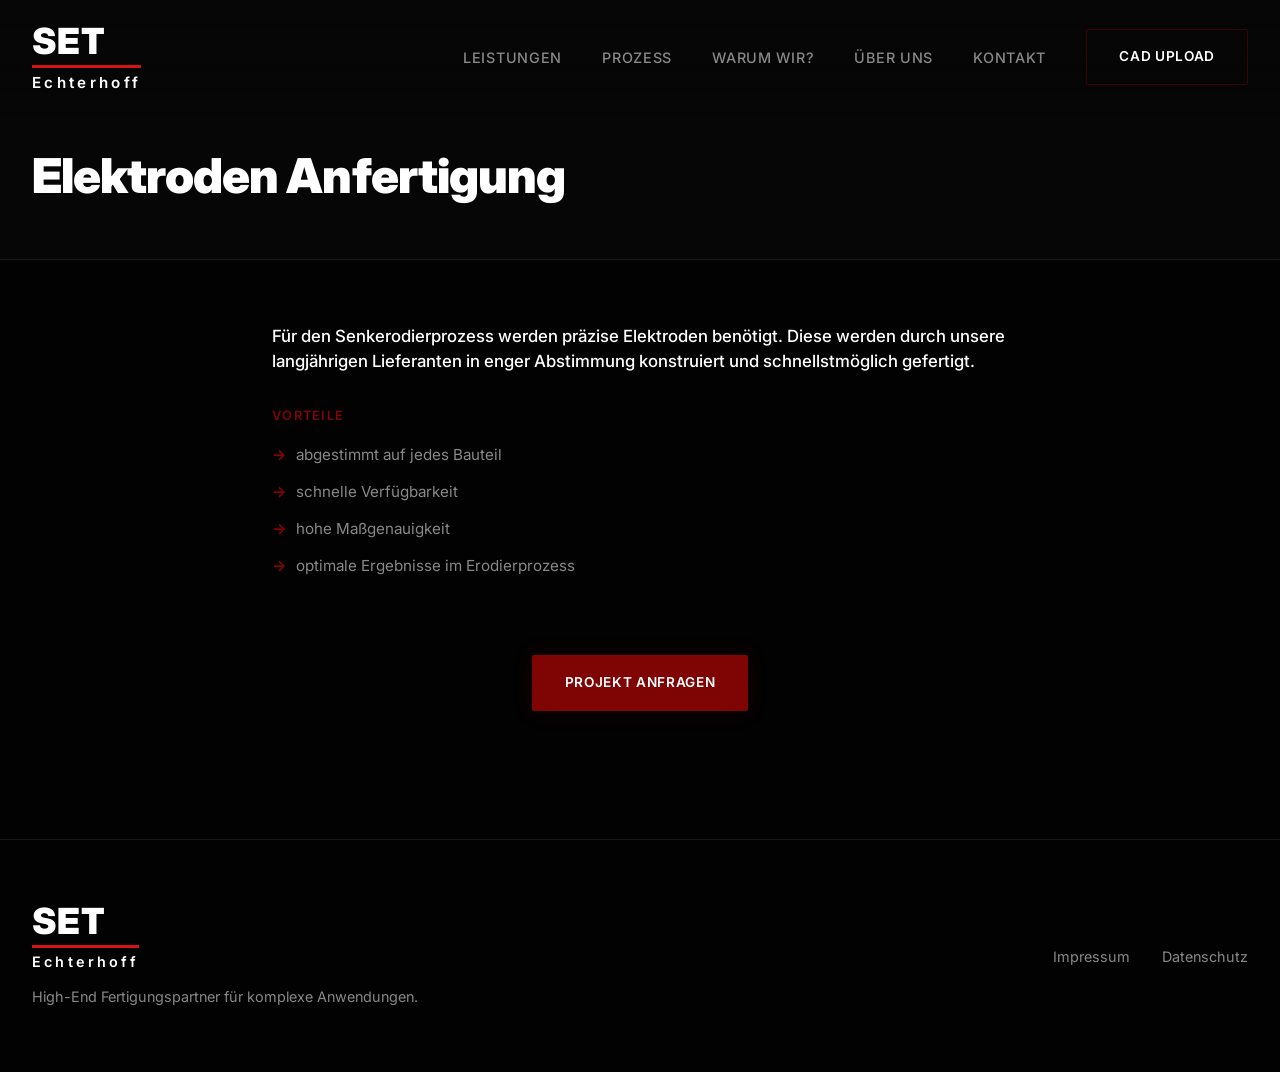
<file: elektroden.html>
<!DOCTYPE html>
<html lang="de">
<head>
    <meta charset="UTF-8">
    <meta name="viewport" content="width=device-width, initial-scale=1.0">
    <title>Elektroden Anfertigung | SET Echterhoff</title>
    <meta name="description" content="Präzise Elektroden für den Senkerodierprozess.">
    <link rel="stylesheet" href="css/styles.css">
    <link href="https://fonts.googleapis.com/css2?family=Inter:wght@300;400;500;600;700;900&display=swap" rel="stylesheet">
</head>
<body class="dark-theme">
    <!-- HEADER -->
    <header class="header">
        <div class="container navbar">
            <div class="logo">
                <a href="index.html" class="logo-main">SET</a>
                <span class="logo-sub">Echterhoff</span>
            </div>
            <nav class="nav-links">
                <a href="index.html#leistungen">Leistungen</a>
                <a href="index.html#prozess">Prozess</a>
                <a href="index.html#warum-wir">Warum wir?</a>
                <a href="ueber-uns.html">Über uns</a>
                <a href="index.html#kontakt">Kontakt</a>
                <a href="index.html#kontakt" class="btn btn-outline nav-btn">CAD Upload</a>
            </nav>
            <button class="mobile-menu-toggle" aria-label="Menü">
                <span class="burger-line"></span>
                <span class="burger-line"></span>
                <span class="burger-line"></span>
            </button>
        </div>
    </header>

    <section class="subpage-title-section">
        <div class="container">
            <h1 class="subpage-title reveal">Elektroden Anfertigung</h1>
        </div>
    </section>

    <section class="section section-dark" style="padding-top: 4rem;">
        <div class="container" style="max-width: 800px; margin: 0 auto;">
            <p class="machine-intro reveal" style="border-bottom: none; padding-bottom: 0;">Für den Senkerodierprozess werden präzise Elektroden benötigt. Diese werden durch unsere langjährigen Lieferanten in enger Abstimmung konstruiert und schnellstmöglich gefertigt.</p>

            <div class="machine-specs-grid reveal" style="margin-bottom: 4rem;">
                <div class="spec-block">
                    <span class="spec-label">Vorteile</span>
                    <ul class="spec-list-clean benefit-list">
                        <li>abgestimmt auf jedes Bauteil</li>
                        <li>schnelle Verfügbarkeit</li>
                        <li>hohe Maßgenauigkeit</li>
                        <li>optimale Ergebnisse im Erodierprozess</li>
                    </ul>
                </div>
            </div>

            <div class="text-center reveal" style="margin-top: 3rem;">
                <a href="index.html#kontakt" class="btn btn-primary">Projekt anfragen</a>
            </div>
        </div>
    </section>

    <!-- FOOTER -->
    <footer class="footer">
        <div class="container footer-content">
            <div class="footer-brand">
                <div class="logo">
                    <span class="logo-main">SET</span>
                    <span class="logo-sub">Echterhoff</span>
                </div>
                <p>High-End Fertigungspartner für komplexe Anwendungen.</p>
            </div>
            <div class="footer-links">
                <a href="impressum.html">Impressum</a>
                <a href="datenschutz.html">Datenschutz</a>
            </div>
        </div>
    </footer>

    <script src="js/main.js"></script>
</body>
</html>
</file>
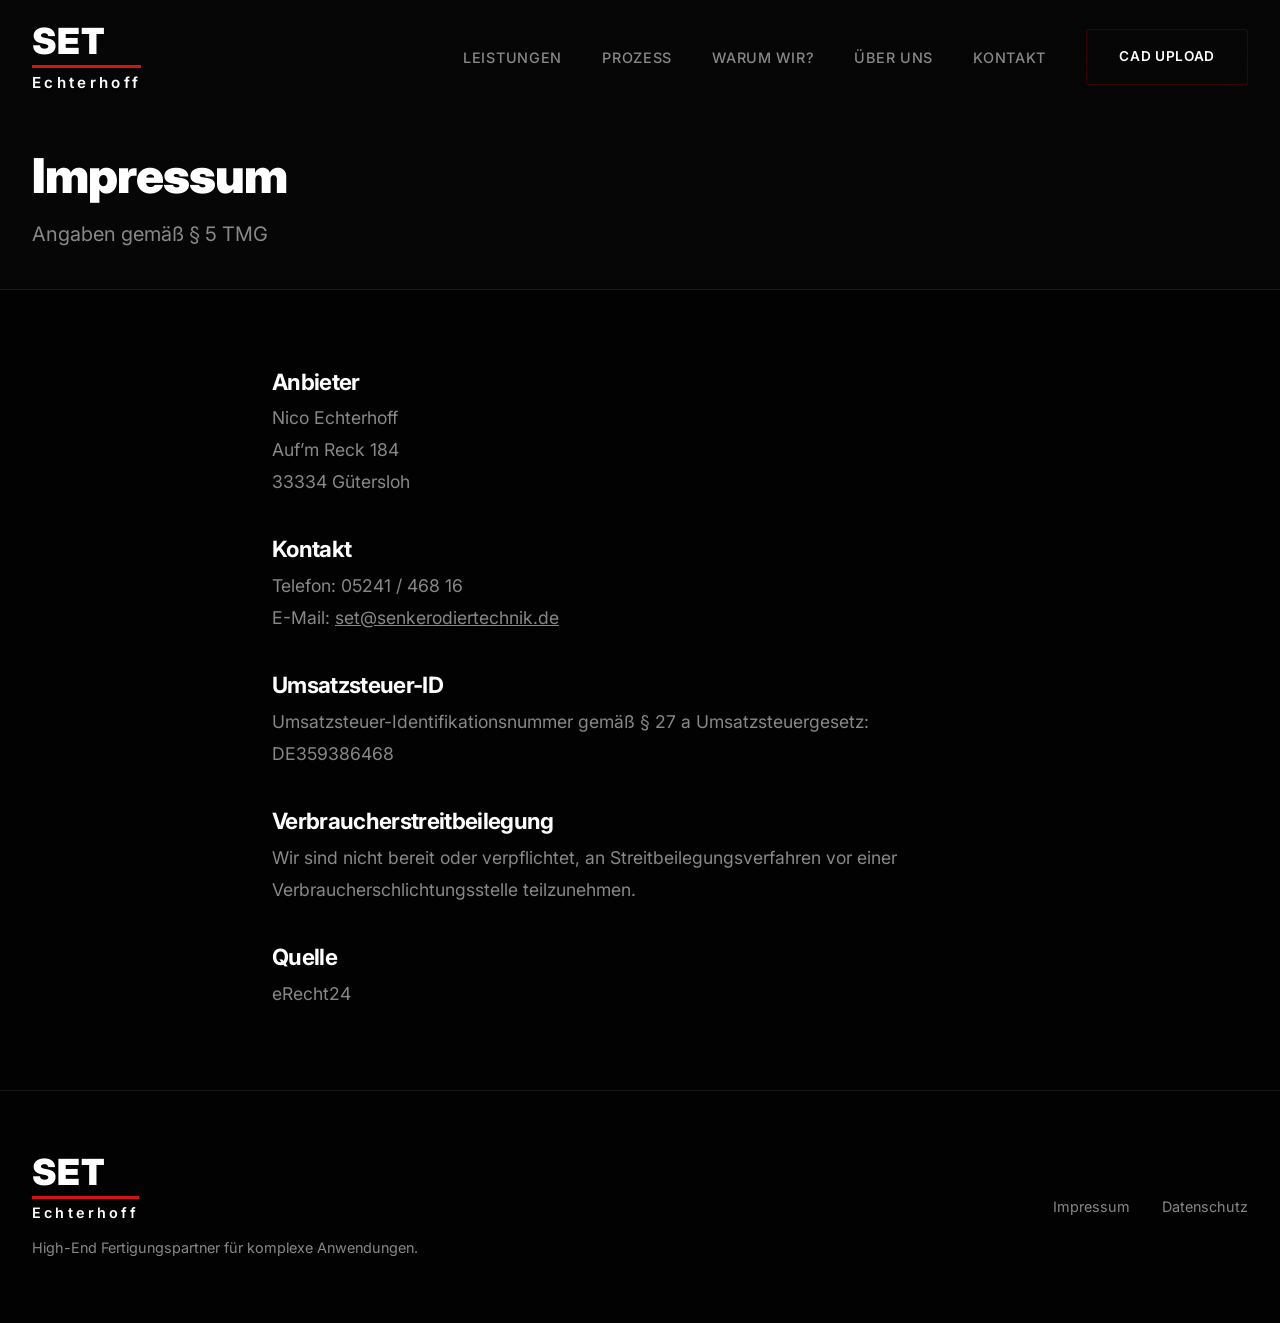
<file: impressum.html>
<!DOCTYPE html>
<html lang="de">
<head>
    <meta charset="UTF-8">
    <meta name="viewport" content="width=device-width, initial-scale=1.0">
    <title>Impressum | SET Echterhoff</title>
    <meta name="description" content="Impressum der SET Echterhoff. Angaben gemäß § 5 TMG.">
    <link rel="stylesheet" href="css/styles.css">
    <link href="https://fonts.googleapis.com/css2?family=Inter:wght@300;400;500;600;700;900&display=swap" rel="stylesheet">
</head>
<body class="dark-theme">
    <!-- HEADER -->
    <header class="header">
        <div class="container navbar">
            <div class="logo">
                <a href="index.html" class="logo-main">SET</a>
                <span class="logo-sub">Echterhoff</span>
            </div>
            <nav class="nav-links">
                <a href="index.html#leistungen">Leistungen</a>
                <a href="index.html#prozess">Prozess</a>
                <a href="index.html#warum-wir">Warum wir?</a>
                <a href="ueber-uns.html">Über uns</a>
                <a href="index.html#kontakt">Kontakt</a>
                <a href="index.html#kontakt" class="btn btn-outline nav-btn">CAD Upload</a>
            </nav>
            <button class="mobile-menu-toggle" aria-label="Menü">
                <span class="burger-line"></span>
                <span class="burger-line"></span>
                <span class="burger-line"></span>
            </button>
        </div>
    </header>

    <section class="subpage-title-section">
        <div class="container">
            <h1 class="subpage-title reveal">Impressum</h1>
            <p class="subpage-subtitle reveal">Angaben gemäß § 5 TMG</p>
        </div>
    </section>

    <!-- LEGAL CONTENT -->
    <section class="section section-dark" style="padding-top: 5rem; padding-bottom: 5rem;">
        <div class="container legal-content" style="max-width: 800px; margin: 0 auto; color: var(--text-muted); line-height: 1.8;">
            
            <h3 style="color: var(--text-pure); font-size: 1.4rem; font-weight: 700; margin-bottom: 0.5rem;">Anbieter</h3>
            <p style="margin-bottom: 2.5rem; font-size: 1.1rem;">Nico Echterhoff<br>Auf’m Reck 184<br>33334 Gütersloh</p>

            <h3 style="color: var(--text-pure); font-size: 1.4rem; font-weight: 700; margin-bottom: 0.5rem;">Kontakt</h3>
            <p style="margin-bottom: 2.5rem; font-size: 1.1rem;">Telefon: 05241 / 468 16<br>E-Mail: <a href="mailto:set@senkerodiertechnik.de" style="color: inherit; text-decoration: underline;">set@senkerodiertechnik.de</a></p>

            <h3 style="color: var(--text-pure); font-size: 1.4rem; font-weight: 700; margin-bottom: 0.5rem;">Umsatzsteuer-ID</h3>
            <p style="margin-bottom: 2.5rem; font-size: 1.1rem;">Umsatzsteuer-Identifikationsnummer gemäß § 27 a Umsatzsteuergesetz:<br>DE359386468</p>

            <h3 style="color: var(--text-pure); font-size: 1.4rem; font-weight: 700; margin-bottom: 0.5rem;">Verbraucherstreitbeilegung</h3>
            <p style="margin-bottom: 2.5rem; font-size: 1.1rem;">Wir sind nicht bereit oder verpflichtet, an Streitbeilegungsverfahren vor einer Verbraucherschlichtungsstelle teilzunehmen.</p>

            <h3 style="color: var(--text-pure); font-size: 1.4rem; font-weight: 700; margin-bottom: 0.5rem;">Quelle</h3>
            <p style="font-size: 1.1rem;">eRecht24</p>

        </div>
    </section>

    <!-- FOOTER -->
    <footer class="footer">
        <div class="container footer-content">
            <div class="footer-brand">
                <div class="logo">
                    <span class="logo-main">SET</span>
                    <span class="logo-sub">Echterhoff</span>
                </div>
                <p>High-End Fertigungspartner für komplexe Anwendungen.</p>
            </div>
            <div class="footer-links">
                <a href="impressum.html">Impressum</a>
                <a href="datenschutz.html">Datenschutz</a>
            </div>
        </div>
    </footer>

    <script src="js/main.js"></script>
</body>
</html>
</file>
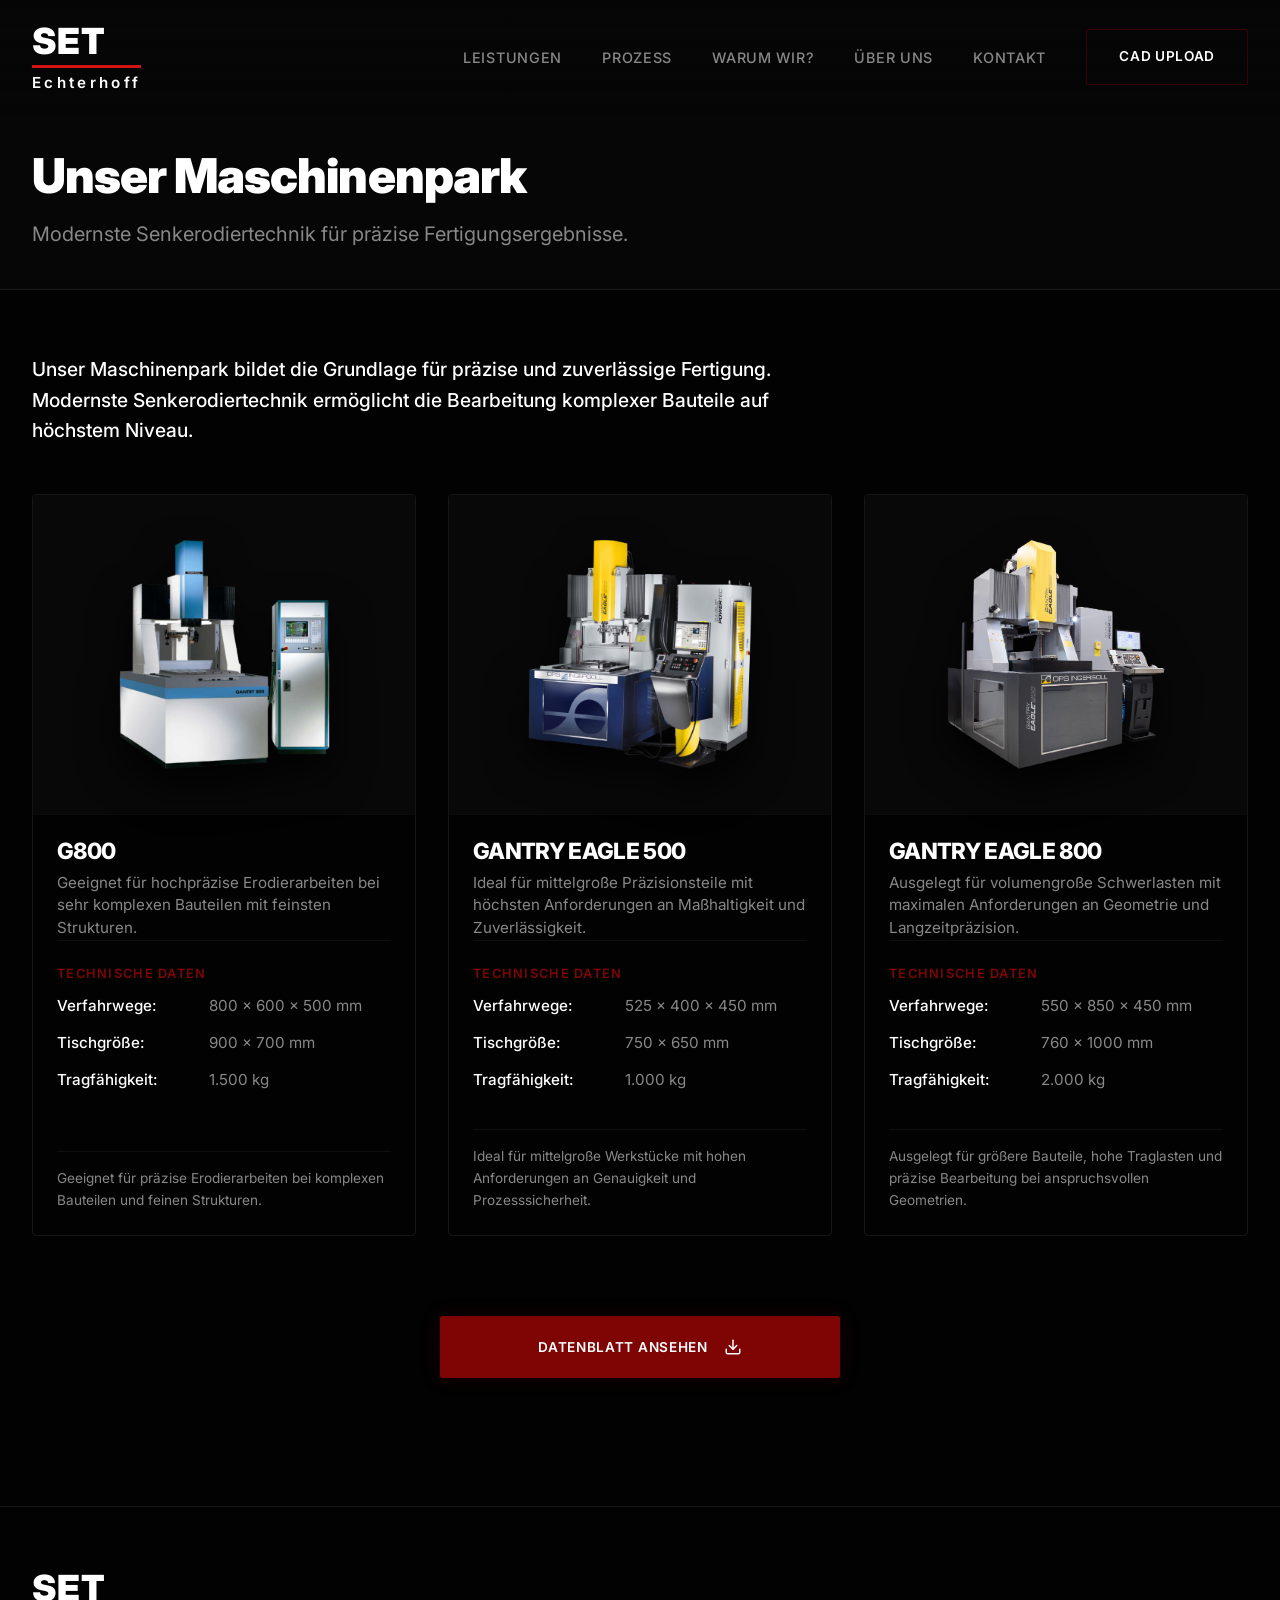
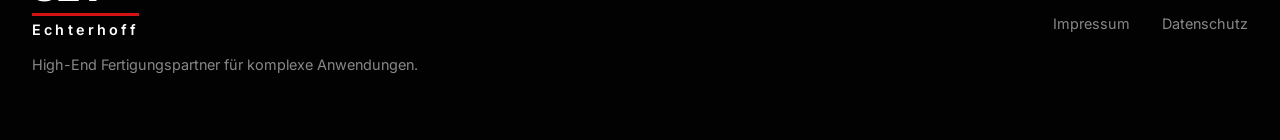
<file: maschinenpark.html>
<!DOCTYPE html>
<html lang="de">
<head>
    <meta charset="UTF-8">
    <meta name="viewport" content="width=device-width, initial-scale=1.0">
    <title>Maschinenpark | SET Echterhoff</title>
    <meta name="description" content="Modernste Senkerodiertechnik für präzise Fertigungsergebnisse.">
    <link rel="stylesheet" href="css/styles.css">
    <link href="https://fonts.googleapis.com/css2?family=Inter:wght@300;400;500;600;700;900&display=swap" rel="stylesheet">
</head>
<body class="dark-theme">
    <!-- HEADER -->
    <header class="header">
        <div class="container navbar">
            <div class="logo">
                <a href="index.html" class="logo-main">SET</a>
                <span class="logo-sub">Echterhoff</span>
            </div>
            <nav class="nav-links">
                <a href="index.html#leistungen">Leistungen</a>
                <a href="index.html#prozess">Prozess</a>
                <a href="index.html#warum-wir">Warum wir?</a>
                <a href="ueber-uns.html">Über uns</a>
                <a href="index.html#kontakt">Kontakt</a>
                <a href="index.html#kontakt" class="btn btn-outline nav-btn">CAD Upload</a>
            </nav>
            <button class="mobile-menu-toggle" aria-label="Menü">
                <span class="burger-line"></span>
                <span class="burger-line"></span>
                <span class="burger-line"></span>
            </button>
        </div>
    </header>

    <section class="subpage-title-section">
        <div class="container">
            <h1 class="subpage-title reveal">Unser Maschinenpark</h1>
            <p class="subpage-subtitle reveal">Modernste Senkerodiertechnik für präzise Fertigungsergebnisse.</p>
        </div>
    </section>

    <section class="section section-dark" style="padding-top: 4rem;">
        <div class="container">
            <p class="machine-intro reveal" style="font-size: 1.2rem; line-height: 1.6; border-bottom: none; padding-bottom: 0; max-width: 800px;">Unser Maschinenpark bildet die Grundlage für präzise und zuverlässige Fertigung. Modernste Senkerodiertechnik ermöglicht die Bearbeitung komplexer Bauteile auf höchstem Niveau.</p>

            <div class="machine-cards-grid">
                
                <!-- G800 -->
                <div class="machine-page-card reveal">
                    <div class="machine-card-image-wrapper">
                        <img src="images/maschine-g800.png" alt="G800 Senkerodiermaschine" class="machine-card-image">
                    </div>
                    <div class="machine-card-body" style="display: flex; flex-direction: column;">
                        <div style="min-height: 100px;">
                            <h3 class="machine-card-title">G800</h3>
                            <p class="machine-card-intro" style="margin-bottom: 0;">Geeignet für hochpräzise Erodierarbeiten bei sehr komplexen Bauteilen mit feinsten Strukturen.</p>
                        </div>
                        
                        <div class="machine-card-bottom" style="flex: 1;">
                            <div class="machine-card-specs" style="margin-bottom: 1.5rem; border-top: 1px solid rgba(255,255,255,0.05); padding-top: 1.2rem;">
                                <span class="spec-label">Technische Daten</span>
                                <ul class="spec-list-clean data-list" style="margin-top: 0.5rem;">
                                    <li><strong>Verfahrwege:</strong> 800 x 600 x 500 mm</li>
                                    <li><strong>Tischgröße:</strong> 900 x 700 mm</li>
                                    <li><strong>Tragfähigkeit:</strong> 1.500 kg</li>
                                </ul>
                            </div>
                            <p style="color: var(--text-muted); font-size: 0.85rem; padding-top: 1rem; border-top: 1px solid rgba(255,255,255,0.05); margin-bottom: 0; margin-top: auto;">Geeignet für präzise Erodierarbeiten bei komplexen Bauteilen und feinen Strukturen.</p>
                        </div>
                    </div>
                </div>

                <!-- GANTRY EAGLE 500 -->
                <div class="machine-page-card reveal delay-1">
                    <div class="machine-card-image-wrapper">
                        <img src="images/maschine-eagle500.png" alt="GANTRY EAGLE 500" class="machine-card-image">
                    </div>
                    <div class="machine-card-body" style="display: flex; flex-direction: column;">
                        <div style="min-height: 100px;">
                            <h3 class="machine-card-title">GANTRY EAGLE 500</h3>
                            <p class="machine-card-intro" style="margin-bottom: 0;">Ideal für mittelgroße Präzisionsteile mit höchsten Anforderungen an Maßhaltigkeit und Zuverlässigkeit.</p>
                        </div>

                        <div class="machine-card-bottom" style="flex: 1;">
                            <div class="machine-card-specs" style="margin-bottom: 1.5rem; border-top: 1px solid rgba(255,255,255,0.05); padding-top: 1.2rem;">
                                <span class="spec-label">Technische Daten</span>
                                <ul class="spec-list-clean data-list" style="margin-top: 0.5rem;">
                                    <li><strong>Verfahrwege:</strong> 525 x 400 x 450 mm</li>
                                    <li><strong>Tischgröße:</strong> 750 x 650 mm</li>
                                    <li><strong>Tragfähigkeit:</strong> 1.000 kg</li>
                                </ul>
                            </div>
                            <p style="color: var(--text-muted); font-size: 0.85rem; padding-top: 1rem; border-top: 1px solid rgba(255,255,255,0.05); margin-bottom: 0; margin-top: auto;">Ideal für mittelgroße Werkstücke mit hohen Anforderungen an Genauigkeit und Prozesssicherheit.</p>
                        </div>
                    </div>
                </div>

                <!-- GANTRY EAGLE 800 -->
                <div class="machine-page-card reveal delay-2">
                    <div class="machine-card-image-wrapper">
                        <img src="images/maschine-eagle800.png" alt="GANTRY EAGLE 800" class="machine-card-image">
                    </div>
                    <div class="machine-card-body" style="display: flex; flex-direction: column;">
                        <div style="min-height: 100px;">
                            <h3 class="machine-card-title">GANTRY EAGLE 800</h3>
                            <p class="machine-card-intro" style="margin-bottom: 0;">Ausgelegt für volumengroße Schwerlasten mit maximalen Anforderungen an Geometrie und Langzeitpräzision.</p>
                        </div>

                        <div class="machine-card-bottom" style="flex: 1;">
                            <div class="machine-card-specs" style="margin-bottom: 1.5rem; border-top: 1px solid rgba(255,255,255,0.05); padding-top: 1.2rem;">
                                <span class="spec-label">Technische Daten</span>
                                <ul class="spec-list-clean data-list" style="margin-top: 0.5rem;">
                                    <li><strong>Verfahrwege:</strong> 550 x 850 x 450 mm</li>
                                    <li><strong>Tischgröße:</strong> 760 x 1000 mm</li>
                                    <li><strong>Tragfähigkeit:</strong> 2.000 kg</li>
                                </ul>
                            </div>
                            <p style="color: var(--text-muted); font-size: 0.85rem; padding-top: 1rem; border-top: 1px solid rgba(255,255,255,0.05); margin-bottom: 0; margin-top: auto;">Ausgelegt für größere Bauteile, hohe Traglasten und präzise Bearbeitung bei anspruchsvollen Geometrien.</p>
                        </div>
                    </div>
                </div>

            </div>

            <div class="text-center reveal" style="margin-top: 5rem;">
                <a href="https://drive.google.com/file/d/1C9yUJ8MvQINfBtzN20fA1NJykXbxslts/view" target="_blank" class="btn btn-primary btn-download" style="max-width: 400px; margin: 0 auto; padding: 1.2rem 2rem;">
                    DATENBLATT ANSEHEN
                    <svg width="18" height="18" viewBox="0 0 24 24" fill="none" stroke="currentColor" stroke-width="2" stroke-linecap="round" stroke-linejoin="round" style="margin-left: 0.5rem;"><path d="M21 15v4a2 2 0 0 1-2 2H5a2 2 0 0 1-2-2v-4"></path><polyline points="7 10 12 15 17 10"></polyline><line x1="12" y1="15" x2="12" y2="3"></line></svg>
                </a>
            </div>
        </div>
    </section>

    <!-- FOOTER -->
    <footer class="footer">
        <div class="container footer-content">
            <div class="footer-brand">
                <div class="logo">
                    <span class="logo-main">SET</span>
                    <span class="logo-sub">Echterhoff</span>
                </div>
                <p>High-End Fertigungspartner für komplexe Anwendungen.</p>
            </div>
            <div class="footer-links">
                <a href="impressum.html">Impressum</a>
                <a href="datenschutz.html">Datenschutz</a>
            </div>
        </div>
    </footer>

    <script src="js/main.js"></script>
</body>
</html>
</file>
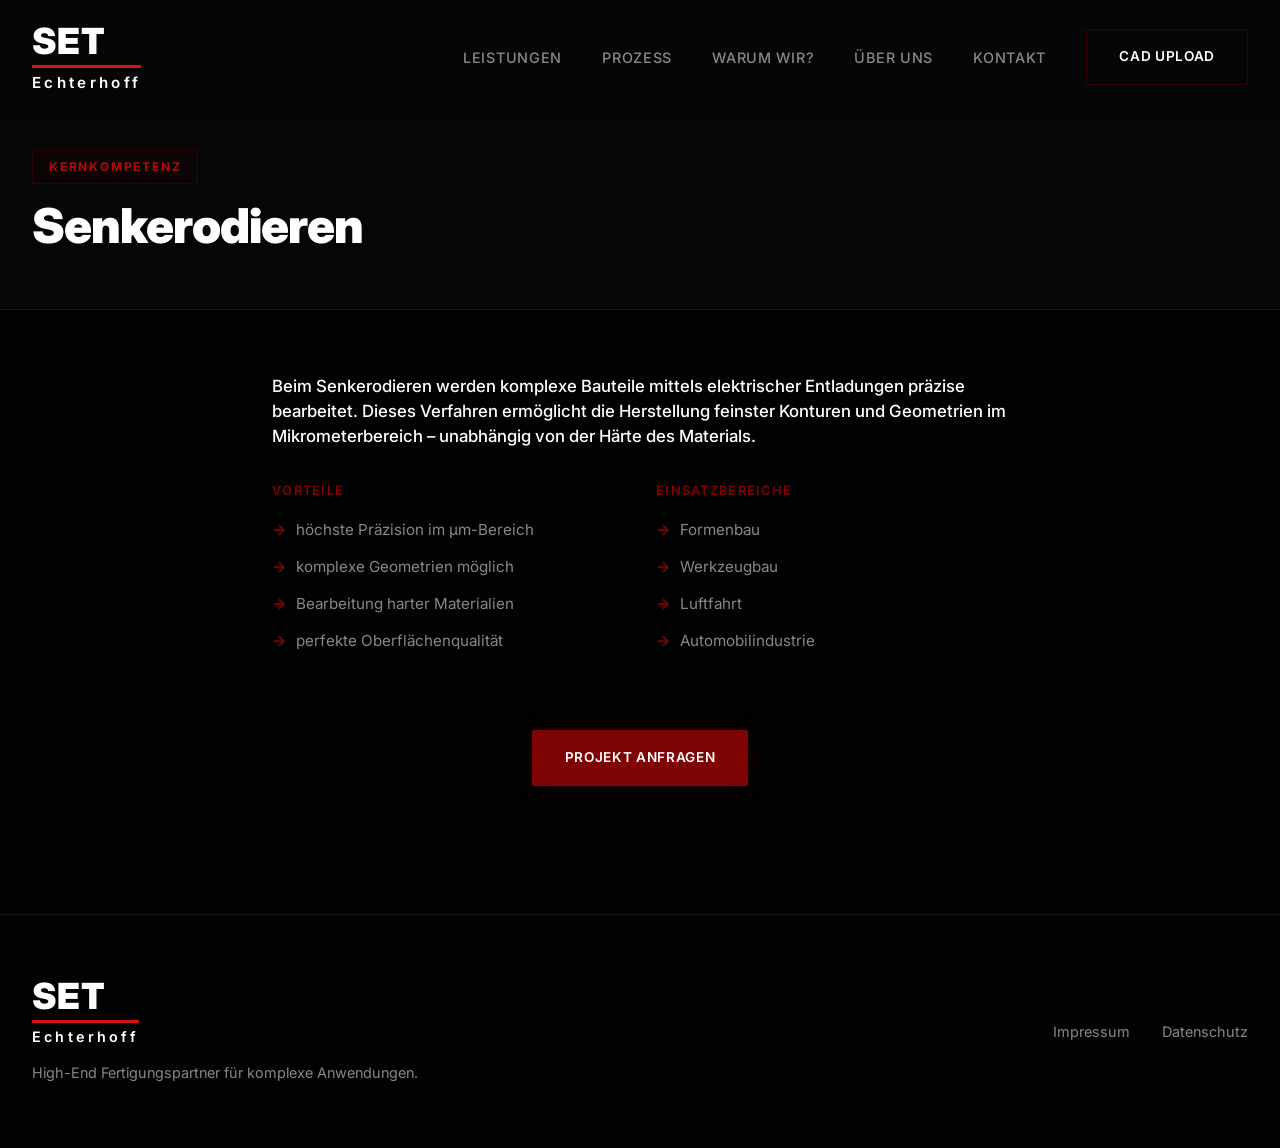
<file: senkerodieren.html>
<!DOCTYPE html>
<html lang="de">
<head>
    <meta charset="UTF-8">
    <meta name="viewport" content="width=device-width, initial-scale=1.0">
    <title>Senkerodieren | SET Echterhoff</title>
    <meta name="description" content="Präzises Senkerodieren komplexer Bauteile im Mikrometerbereich.">
    <link rel="stylesheet" href="css/styles.css">
    <link href="https://fonts.googleapis.com/css2?family=Inter:wght@300;400;500;600;700;900&display=swap" rel="stylesheet">
</head>
<body class="dark-theme">
    <!-- HEADER -->
    <header class="header">
        <div class="container navbar">
            <div class="logo">
                <a href="index.html" class="logo-main">SET</a>
                <span class="logo-sub">Echterhoff</span>
            </div>
            <nav class="nav-links">
                <a href="index.html#leistungen">Leistungen</a>
                <a href="index.html#prozess">Prozess</a>
                <a href="index.html#warum-wir">Warum wir?</a>
                <a href="ueber-uns.html">Über uns</a>
                <a href="index.html#kontakt">Kontakt</a>
                <a href="index.html#kontakt" class="btn btn-outline nav-btn">CAD Upload</a>
            </nav>
            <button class="mobile-menu-toggle" aria-label="Menü">
                <span class="burger-line"></span>
                <span class="burger-line"></span>
                <span class="burger-line"></span>
            </button>
        </div>
    </header>

    <section class="subpage-title-section">
        <div class="container">
            <div class="tech-badge reveal" style="margin-bottom: 1rem;">KERNKOMPETENZ</div>
            <h1 class="subpage-title reveal">Senkerodieren</h1>
        </div>
    </section>

    <section class="section section-dark" style="padding-top: 4rem;">
        <div class="container" style="max-width: 800px; margin: 0 auto;">
            <p class="machine-intro reveal" style="border-bottom: none; padding-bottom: 0;">Beim Senkerodieren werden komplexe Bauteile mittels elektrischer Entladungen präzise bearbeitet. Dieses Verfahren ermöglicht die Herstellung feinster Konturen und Geometrien im Mikrometerbereich – unabhängig von der Härte des Materials.</p>

            <div class="machine-specs-grid reveal" style="margin-bottom: 4rem;">
                <div class="spec-block">
                    <span class="spec-label">Vorteile</span>
                    <ul class="spec-list-clean benefit-list">
                        <li>höchste Präzision im µm-Bereich</li>
                        <li>komplexe Geometrien möglich</li>
                        <li>Bearbeitung harter Materialien</li>
                        <li>perfekte Oberflächenqualität</li>
                    </ul>
                </div>
                <div class="spec-block">
                    <span class="spec-label">Einsatzbereiche</span>
                    <ul class="spec-list-clean benefit-list">
                        <li>Formenbau</li>
                        <li>Werkzeugbau</li>
                        <li>Luftfahrt</li>
                        <li>Automobilindustrie</li>
                    </ul>
                </div>
            </div>

            <div class="text-center reveal" style="margin-top: 3rem;">
                <a href="index.html#kontakt" class="btn btn-primary">Projekt anfragen</a>
            </div>
        </div>
    </section>

    <!-- FOOTER -->
    <footer class="footer">
        <div class="container footer-content">
            <div class="footer-brand">
                <div class="logo">
                    <span class="logo-main">SET</span>
                    <span class="logo-sub">Echterhoff</span>
                </div>
                <p>High-End Fertigungspartner für komplexe Anwendungen.</p>
            </div>
            <div class="footer-links">
                <a href="impressum.html">Impressum</a>
                <a href="datenschutz.html">Datenschutz</a>
            </div>
        </div>
    </footer>

    <script src="js/main.js"></script>
</body>
</html>
</file>
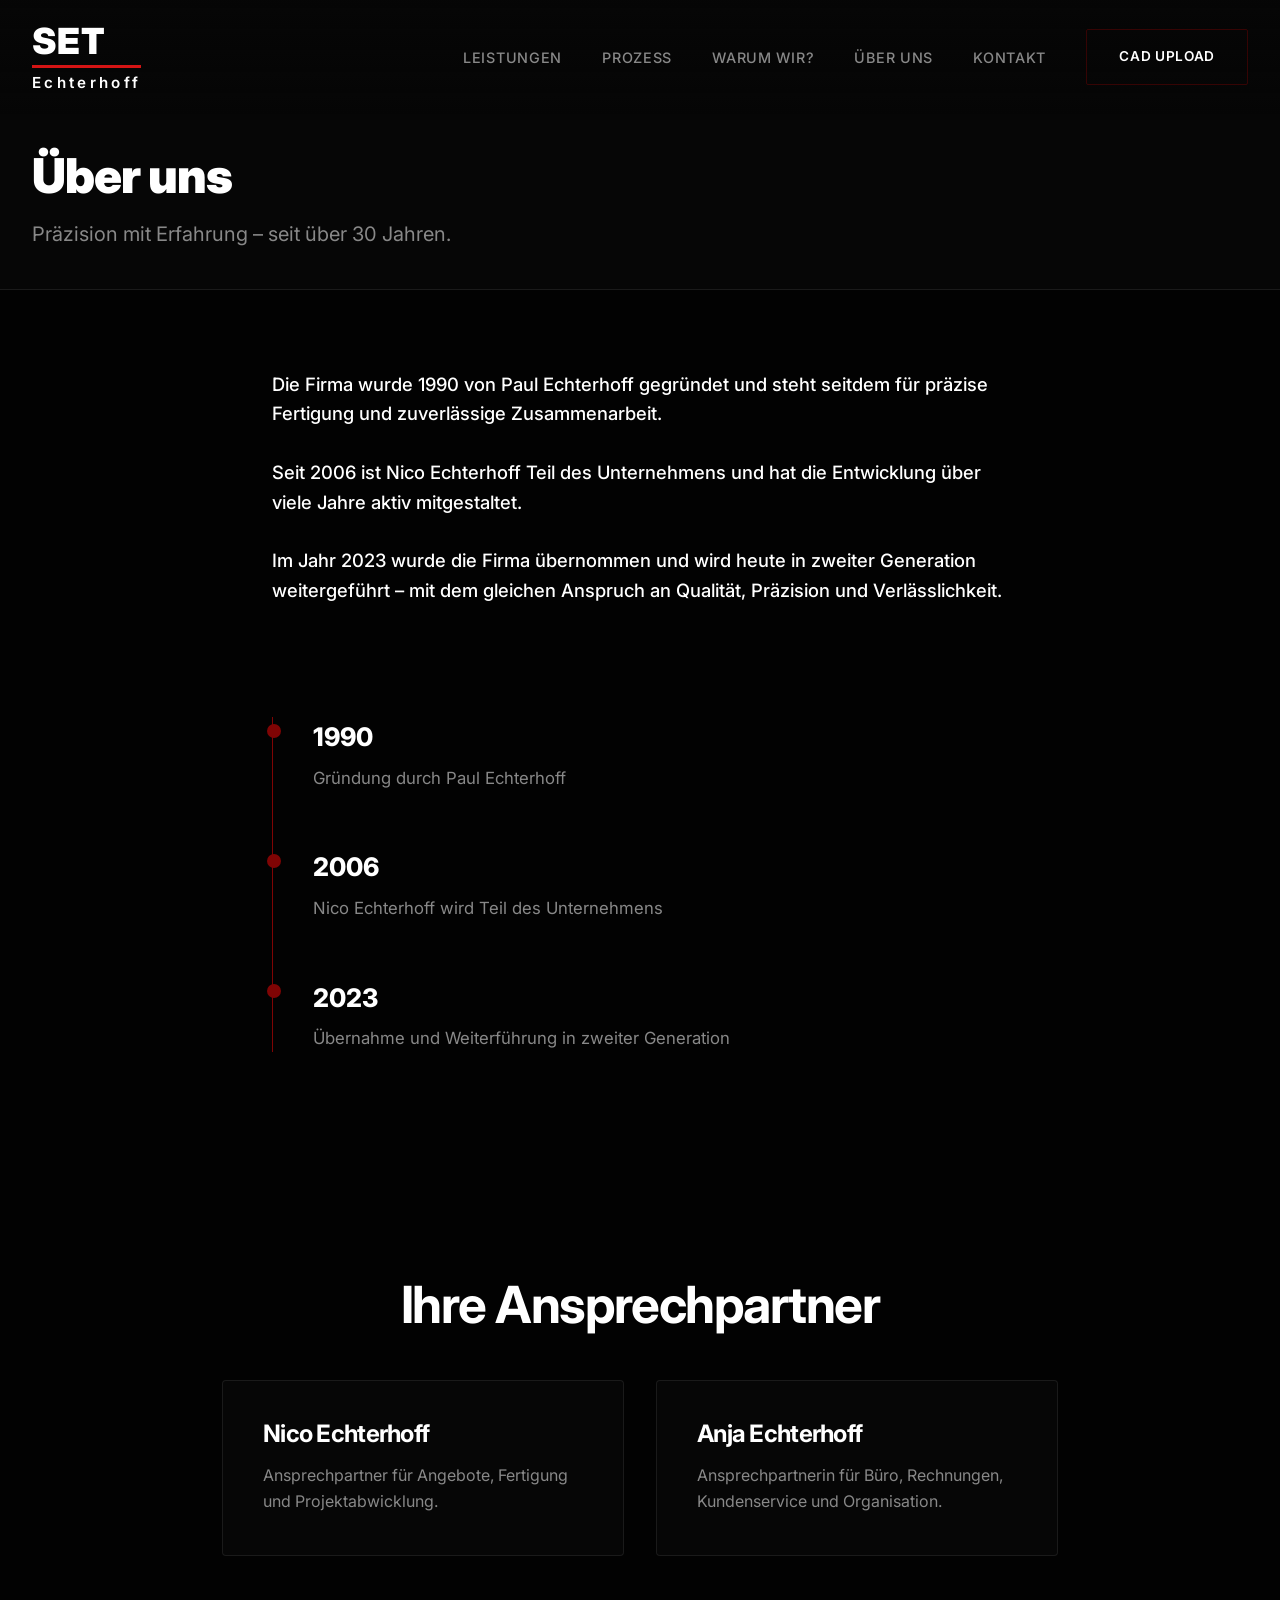
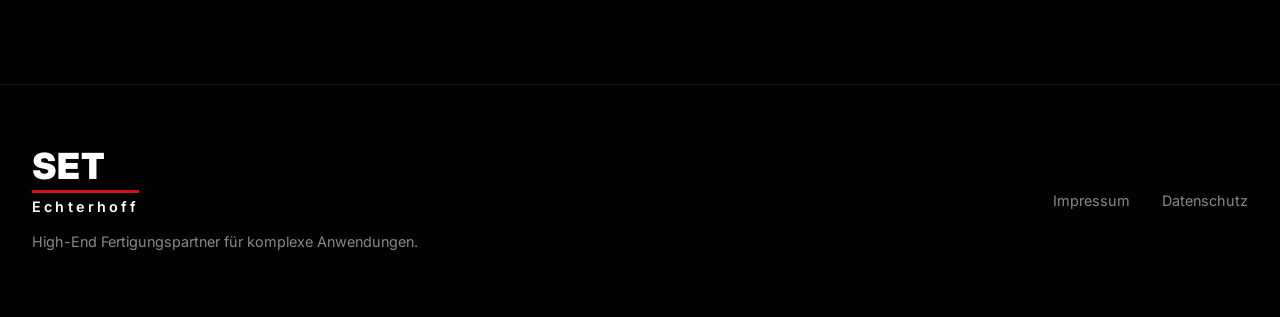
<file: ueber-uns.html>
<!DOCTYPE html>
<html lang="de">
<head>
    <meta charset="UTF-8">
    <meta name="viewport" content="width=device-width, initial-scale=1.0">
    <title>Über uns | SET Echterhoff</title>
    <meta name="description" content="Präzision mit Erfahrung – seit über 30 Jahren. Über die SET Echterhoff.">
    <link rel="stylesheet" href="css/styles.css">
    <link href="https://fonts.googleapis.com/css2?family=Inter:wght@300;400;500;600;700;900&display=swap" rel="stylesheet">
</head>
<body class="dark-theme">
    <!-- HEADER -->
    <header class="header">
        <div class="container navbar">
            <div class="logo">
                <a href="index.html" class="logo-main">SET</a>
                <span class="logo-sub">Echterhoff</span>
            </div>
            <nav class="nav-links">
                <a href="index.html#leistungen">Leistungen</a>
                <a href="index.html#prozess">Prozess</a>
                <a href="index.html#warum-wir">Warum wir?</a>
                <a href="ueber-uns.html">Über uns</a>
                <a href="index.html#kontakt">Kontakt</a>
                <a href="index.html#kontakt" class="btn btn-outline nav-btn">CAD Upload</a>
            </nav>
            <button class="mobile-menu-toggle" aria-label="Menü">
                <span class="burger-line"></span>
                <span class="burger-line"></span>
                <span class="burger-line"></span>
            </button>
        </div>
    </header>

    <section class="subpage-title-section">
        <div class="container">
            <h1 class="subpage-title reveal">Über uns</h1>
            <p class="subpage-subtitle reveal">Präzision mit Erfahrung – seit über 30 Jahren.</p>
        </div>
    </section>

    <!-- UNSERE GESCHICHTE -->
    <section class="section section-dark" style="padding-top: 5rem; padding-bottom: 3rem;">
        <div class="container" style="max-width: 800px; margin: 0 auto;">
            <p class="machine-intro reveal" style="font-size: 1.15rem; line-height: 1.6; border-bottom: none; padding-bottom: 0;">
                Die Firma wurde 1990 von Paul Echterhoff gegründet und steht seitdem für präzise Fertigung und zuverlässige Zusammenarbeit. <br><br>
                Seit 2006 ist Nico Echterhoff Teil des Unternehmens und hat die Entwicklung über viele Jahre aktiv mitgestaltet. <br><br>
                Im Jahr 2023 wurde die Firma übernommen und wird heute in zweiter Generation weitergeführt – mit dem gleichen Anspruch an Qualität, Präzision und Verlässlichkeit.
            </p>
        </div>
    </section>

    <!-- TIMELINE (ZEITSTRAHL) -->
    <section class="section section-dark" style="padding-top: 2rem; padding-bottom: 6rem;">
        <div class="container" style="max-width: 800px; margin: 0 auto;">
            <div class="history-timeline reveal">
                <div class="history-item">
                    <div class="history-year">1990</div>
                    <div class="history-content">Gründung durch Paul Echterhoff</div>
                </div>
                <div class="history-item">
                    <div class="history-year">2006</div>
                    <div class="history-content">Nico Echterhoff wird Teil des Unternehmens</div>
                </div>
                <div class="history-item">
                    <div class="history-year">2023</div>
                    <div class="history-content">Übernahme und Weiterführung in zweiter Generation</div>
                </div>
            </div>
        </div>
    </section>

    <!-- ANSPRECHPARTNER -->
    <section class="section section-darker">
        <div class="container" style="max-width: 900px; margin: 0 auto;">
            <h2 class="section-title text-center reveal" style="margin-bottom: 3rem;">Ihre Ansprechpartner</h2>
            
            <div class="team-grid reveal">
                <div class="team-card">
                    <h3 class="team-name">Nico Echterhoff</h3>
                    <p class="team-role">Ansprechpartner für Angebote, Fertigung und Projektabwicklung.</p>
                </div>
                
                <div class="team-card">
                    <h3 class="team-name">Anja Echterhoff</h3>
                    <p class="team-role">Ansprechpartnerin für Büro, Rechnungen, Kundenservice und Organisation.</p>
                </div>
            </div>
        </div>
    </section>

    <!-- FOOTER -->
    <footer class="footer">
        <div class="container footer-content">
            <div class="footer-brand">
                <div class="logo">
                    <span class="logo-main">SET</span>
                    <span class="logo-sub">Echterhoff</span>
                </div>
                <p>High-End Fertigungspartner für komplexe Anwendungen.</p>
            </div>
            <div class="footer-links">
                <a href="impressum.html">Impressum</a>
                <a href="datenschutz.html">Datenschutz</a>
            </div>
        </div>
    </footer>

    <script src="js/main.js"></script>
</body>
</html>
</file>
<file: css/styles.css>
/* ===== VARIABLES ===== */
:root {
  /* Colors - High-Tech Dark / Premium */
  --bg-main: #060606;
  --bg-darker: #020202;
  --bg-card: #0c0c0c;
  
  --accent-red: #7f0404;    /* Dunkles, kraftvolles Rot */
  --accent-glow: #b60a0a;   /* Glow in lighter red */
  --accent-logo: #d41414;   /* Signalrot fuer das Logo (praesenter) */
  
  --text-pure: #ffffff;
  --text-main: #e5e5e5;
  --text-muted: #888888;
  
  --border-light: rgba(255,255,255,0.08);
  --border-hover: rgba(127, 4, 4, 0.4);
  
  /* Typography */
  --font-main: 'Inter', sans-serif;
  
  /* Layout */
  --container-max: 1280px;
  --spacing-section: 8rem;
  
  /* Transitions */
  --trans-fast: 0.2s ease;
  --trans-base: 0.4s cubic-bezier(0.16, 1, 0.3, 1);
  --trans-slow: 0.7s cubic-bezier(0.16, 1, 0.3, 1);
}

/* ===== RESET ===== */
* { margin: 0; padding: 0; box-sizing: border-box; }
html { scroll-behavior: smooth; }

body {
  font-family: var(--font-main);
  background-color: var(--bg-main);
  color: var(--text-main);
  line-height: 1.6;
  -webkit-font-smoothing: antialiased;
  overflow-x: hidden;
}

a { text-decoration: none; color: inherit; transition: var(--trans-fast); }
ul { list-style: none; }
img { max-width: 100%; display: block; }

.container {
  width: 100%;
  max-width: var(--container-max);
  margin: 0 auto;
  padding: 0 2rem;
}

/* ===== TYPOGRAPHY ===== */
h1, h2, h3, h4, h5 {
  color: var(--text-pure);
  line-height: 1.1;
  font-weight: 700;
  letter-spacing: -0.03em;
}

.text-accent { color: var(--accent-red); }
.text-center { text-align: center; }
.mx-auto { margin-inline: auto; }
.mb-2 { margin-bottom: 0.5rem; }
.mb-5 { margin-bottom: 4rem; }

.section-title {
  font-size: clamp(2.5rem, 4vw, 3.5rem);
  margin-bottom: 4rem;
}

.tech-badge {
  display: inline-block;
  font-size: 0.75rem;
  letter-spacing: 0.15em;
  text-transform: uppercase;
  color: var(--accent-glow);
  font-weight: 700;
  border: 1px solid rgba(127, 4, 4, 0.3);
  padding: 0.4rem 1rem;
  border-radius: 2px;
  background: rgba(127, 4, 4, 0.05);
  margin-bottom: 1.5rem;
}

/* ===== BUTTONS ===== */
.btn {
  display: inline-flex;
  align-items: center;
  justify-content: center;
  gap: 0.75rem;
  padding: 1rem 2rem;
  font-weight: 600;
  font-size: 1rem;
  transition: all var(--trans-base);
  cursor: pointer;
  border: 1px solid transparent;
  /* Premium modern button: slight rounding, sharp tech feel */
  border-radius: 2px;
  text-transform: uppercase;
  letter-spacing: 0.05em;
  font-size: 0.85rem;
}

.btn-primary {
  background-color: var(--accent-red);
  color: var(--text-pure);
  position: relative;
  overflow: hidden;
  box-shadow: 0 0 20px rgba(127, 4, 4, 0.2);
}

.btn-primary:hover {
  background-color: var(--accent-glow);
  box-shadow: 0 0 30px rgba(182, 10, 10, 0.4);
  transform: translateY(-2px);
}

.btn-secondary {
  background-color: rgba(255,255,255,0.05);
  color: var(--text-pure);
  border: 1px solid rgba(255,255,255,0.1);
}

.btn-secondary:hover {
  background-color: rgba(255,255,255,0.1);
  border-color: rgba(255,255,255,0.2);
}

.btn-outline {
  background: transparent;
  border: 1px solid rgba(127, 4, 4, 0.4);
  color: var(--text-pure);
}

.btn-outline:hover {
  border-color: var(--accent-glow);
  box-shadow: 0 0 15px rgba(127, 4, 4, 0.3) inset;
}

.btn-block { width: 100%; }

/* ===== HEADER ===== */
.header {
  position: fixed;
  top: 0;
  width: 100%;
  z-index: 100;
  padding: 1.5rem 0;
  transition: var(--trans-base);
  background: linear-gradient(to bottom, rgba(6,6,6,0.9), rgba(6,6,6,0));
}

.header.scrolled {
  background: rgba(6, 6, 6, 0.95);
  border-bottom: 1px solid var(--border-light);
  backdrop-filter: blur(10px);
  padding: 1rem 0;
}

.navbar {
  display: flex;
  justify-content: space-between;
  align-items: center;
}

.logo {
  display: inline-flex;
  flex-direction: column;
  justify-content: center;
  align-items: stretch;
  text-decoration: none;
}

.logo-main {
  display: block;
  font-size: 2.25rem;
  font-weight: 900;
  letter-spacing: 0.01em;
  color: var(--text-pure);
  line-height: 0.95;
  text-transform: uppercase;
  padding-bottom: 7px;
  border-bottom: 3px solid var(--accent-logo);
}

.logo a.logo-main {
  text-decoration: none;
}

.logo-sub {
  font-size: 0.95rem;
  font-weight: 600;
  letter-spacing: 0.22em;
  color: var(--text-pure);
  margin-top: 7px;
  line-height: 1;
}

.nav-links {
  display: flex;
  align-items: center;
  gap: 2.5rem;
}

.nav-links a:not(.btn) {
  font-size: 0.9rem;
  font-weight: 500;
  text-transform: uppercase;
  letter-spacing: 0.05em;
  color: var(--text-muted);
  position: relative;
}

.nav-links a:not(.btn):hover { color: var(--text-pure); }

.nav-links a:not(.btn)::after {
  content: '';
  position: absolute;
  bottom: -4px;
  left: 0;
  width: 0;
  height: 2px;
  background: var(--accent-red);
  transition: var(--trans-fast);
}

.nav-links a:not(.btn):hover::after { width: 100%; }

.mobile-menu-toggle {
  display: none;
  background: none;
  border: none;
  cursor: pointer;
  flex-direction: column;
  gap: 6px;
}

.burger-line {
  width: 30px;
  height: 2px;
  background: var(--text-pure);
  transition: var(--trans-base);
}

/* ===== HERO SECTION ===== */
.hero {
  position: relative;
  min-height: 100vh;
  display: flex;
  align-items: center;
  padding-top: 130px;
  overflow: hidden;
}

.hero-glow {
  position: absolute;
  top: -20%;
  left: -10%;
  width: 60vw;
  height: 60vw;
  background: radial-gradient(circle, rgba(127, 4, 4, 0.15) 0%, rgba(6,6,6,0) 70%);
  z-index: 0;
  pointer-events: none;
}

.hero-grid {
  display: grid;
  grid-template-columns: 1fr 1fr;
  align-items: center;
  gap: 4rem;
  position: relative;
  z-index: 10;
}

.hero-title {
  font-size: clamp(3rem, 5vw, 4.5rem);
  margin-bottom: 2rem;
  text-shadow: 0 0 40px rgba(0,0,0,0.5);
}

.hero-subtitle {
  font-size: 1.25rem;
  color: var(--text-muted);
  margin-bottom: 3rem;
  max-width: 500px;
}

.hero-actions {
  display: flex;
  gap: 1.5rem;
}

.visual-wrapper {
  position: relative;
}

.visual-glow {
  position: absolute;
  top: 50%;
  left: 50%;
  transform: translate(-50%, -50%);
  width: 120%;
  height: 120%;
  background: radial-gradient(circle, rgba(127, 4, 4, 0.2) 0%, rgba(6,6,6,0) 60%);
  z-index: -1;
}

.hero-image-frame {
  position: relative;
  overflow: hidden;
  border: 1px solid var(--border-light);
  box-shadow: 0 0 50px rgba(0,0,0,0.8);
}

.hero-image {
  width: 100%;
  height: auto;
  display: block;
  filter: contrast(1.1) brightness(0.9);
  transition: transform 0.8s cubic-bezier(0.16, 1, 0.3, 1), filter var(--trans-base);
}

.hero-image-overlay {
  position: absolute;
  top: 0; left: 0; width: 100%; height: 100%;
  background: linear-gradient(
    to top,
    rgba(0,0,0,0.55),
    rgba(0,0,0,0.12),
    rgba(0,0,0,0)
  );
  transition: var(--trans-base);
  pointer-events: none;
}

.hero-image-glow {
  position: absolute;
  top: 0; left: 0; width: 100%; height: 100%;
  box-shadow: inset 0 0 0 0 rgba(127,4,4,0);
  transition: var(--trans-base);
  pointer-events: none;
}

.hero-image-frame:hover .hero-image {
  transform: scale(1.05);
  filter: contrast(1.15) brightness(1);
}

.hero-image-frame:hover .hero-image-overlay {
  background: linear-gradient(
    to top,
    rgba(0,0,0,0.75),
    rgba(0,0,0,0.25),
    rgba(0,0,0,0.05)
  );
}

.hero-image-frame:hover .hero-image-glow {
  box-shadow: inset 0 0 20px 2px rgba(127,4,4,0.5);
}

/* ===== TRUST BAR ===== */
.trust-bar {
  border-top: 1px solid var(--border-light);
  border-bottom: 1px solid var(--border-light);
  background: var(--bg-darker);
  padding: 3rem 0;
}

.trust-grid {
  display: flex;
  justify-content: space-around;
  flex-wrap: wrap;
  gap: 2rem;
}

.trust-item {
  display: flex;
  flex-direction: column;
  align-items: center;
  text-align: center;
}

.trust-value {
  font-size: 3rem;
  font-weight: 700;
  font-family: var(--font-main);
  background: linear-gradient(135deg, #fff 0%, #666 100%);
  -webkit-background-clip: text;
  background-clip: text;
  -webkit-text-fill-color: transparent;
  line-height: 1;
  margin-bottom: 0.5rem;
}

.trust-label {
  color: var(--text-muted);
  text-transform: uppercase;
  letter-spacing: 0.1em;
  font-size: 0.85rem;
  font-weight: 600;
}

/* ===== SECTIONS ===== */
.section { padding: var(--spacing-section) 0; }
.section-dark { background-color: var(--bg-darker); }
.section-darker { background-color: #020202; }

/* ===== Herausforderungen (Problem) Horizontal, minimalist ===== */
.challenge-grid {
  display: grid;
  grid-template-columns: repeat(3, 1fr);
  gap: 4rem;
}

.challenge-item {
  display: flex;
  align-items: flex-start;
  gap: 1.5rem;
}

.challenge-icon {
  flex-shrink: 0;
  width: 48px;
  height: 48px;
  color: var(--accent-red);
}

.challenge-title {
  font-size: 1.25rem;
  margin-bottom: 0.5rem;
}

.challenge-text {
  font-size: 0.95rem;
  color: var(--text-muted);
}

/* ===== LEISTUNGEN ===== */
.services-grid {
  display: grid;
  grid-template-columns: repeat(3, 1fr);
  gap: 2rem;
}

.service-card {
  position: relative;
  display: block;
  height: 500px;
  overflow: hidden;
  border: 1px solid var(--border-light);
}

.service-image-wrap {
  position: absolute;
  top: 0; left: 0;
  width: 100%; height: 100%;
}

.service-image-wrap img {
  width: 100%; height: 100%;
  object-fit: cover;
  transition: transform 0.8s cubic-bezier(0.16, 1, 0.3, 1);
  /* no global filter for pure image clarity */
}

.service-overlay {
  position: absolute;
  top: 0; left: 0; width: 100%; height: 100%;
  background: linear-gradient(
    to top,
    rgba(0,0,0,0.65),
    rgba(0,0,0,0.15),
    rgba(0,0,0,0)
  );
  transition: var(--trans-base);
}

.service-content {
  position: absolute;
  bottom: 0; left: 0; width: 100%;
  padding: 3rem 2rem;
  z-index: 2;
  display: flex;
  justify-content: space-between;
  align-items: flex-end;
}

.service-content h3 {
  font-size: 1.5rem;
  margin: 0;
  transform: translateY(10px);
  transition: var(--trans-base);
}

.service-arrow {
  color: var(--accent-red);
  opacity: 0;
  transform: translateX(-20px);
  transition: var(--trans-base);
}

.service-glow-effect {
  position: absolute;
  top: 0; left: 0; width: 100%; height: 100%;
  box-shadow: inset 0 0 0 0 rgba(127,4,4,0);
  transition: var(--trans-base);
  z-index: 3;
}

.service-card:hover .service-image-wrap img {
  transform: scale(1.05);
}

.service-card:hover .service-overlay {
  background: linear-gradient(
    to top,
    rgba(0,0,0,0.85),
    rgba(0,0,0,0.3),
    rgba(0,0,0,0.05)
  );
}

.service-card:hover .service-content h3 {
  transform: translateY(0);
}

.service-card:hover .service-arrow {
  opacity: 1;
  transform: translateX(0);
}

.service-card:hover .service-glow-effect {
  box-shadow: inset 0 0 20px 2px rgba(127,4,4,0.5);
  border-color: var(--accent-red);
}

/* White-Background Machine Image Blending */
.blend-bg-wrap {
  background-color: #888; /* Optimal gray base for multiply to look dark but not black out the machine details */
}

.blend-bg-wrap img.blend-multiply {
  mix-blend-mode: multiply;
  filter: contrast(1.1) brightness(1.1); /* Helligkeit und Kontrast leicht erhöhen, kein grayscale! */
}

/* ===== SUBPAGE TITLE SECTION ===== */
.subpage-title-section {
  padding-top: 150px; /* Forces layout below fixed navigation elements */
  padding-bottom: 40px;
  background: var(--bg-main); 
  border-bottom: 1px solid var(--border-light);
}

.subpage-title {
  font-size: 3rem;
  font-weight: 900;
  color: var(--text-pure);
  margin-bottom: 1rem;
  letter-spacing: -0.02em;
  text-align: left;
}

.subpage-subtitle {
  font-size: 1.25rem;
  color: var(--text-muted);
  text-align: left;
  max-width: 800px;
  line-height: 1.5;
}

@media (max-width: 768px) {
  .subpage-title-section {
    padding-top: 120px;
  }
  .subpage-title {
    font-size: 2rem;
  }
}

/* ===== MACHINE PAGE CARDS ===== */
.machine-cards-grid {
  display: grid;
  grid-template-columns: repeat(3, 1fr);
  gap: 2rem;
  margin-top: 3rem;
}

@media (max-width: 1024px) {
  .machine-cards-grid {
    grid-template-columns: repeat(2, 1fr);
  }
}

@media (max-width: 768px) {
  .machine-cards-grid {
    grid-template-columns: 1fr;
  }
}

.machine-page-card {
  background: var(--bg-dark);
  border: 1px solid var(--border-light);
  border-radius: 4px;
  overflow: hidden;
  display: flex;
  flex-direction: column;
}

.machine-card-image-wrapper {
  background-color: #080808;
  width: 100%;
  height: 320px;
  display: flex;
  align-items: center;
  justify-content: center;
  padding: 2rem;
  border-bottom: 1px solid rgba(255,255,255,0.02);
}

.machine-card-image {
  max-width: 100%;
  max-height: 100%;
  object-fit: contain;
  filter: drop-shadow(0 20px 20px rgba(0,0,0,0.8));
}

.machine-card-body {
  padding: 1.5rem;
  flex: 1;
  display: flex;
  flex-direction: column;
}

.machine-card-title {
  font-size: 1.4rem;
  font-weight: 800;
  color: var(--text-pure);
  margin-bottom: 0.5rem;
}

.machine-card-intro {
  color: var(--text-muted);
  font-size: 0.95rem;
  line-height: 1.5;
  margin-bottom: 1.5rem;
  flex: 1;
}

.machine-card-specs {
  border-top: 1px solid rgba(255,255,255,0.05); /* very subtle separation */
  padding-top: 1.2rem;
}

/* ===== MODALS & ACCORDIONS ===== */
.modal-overlay {
  position: fixed;
  top: 0; left: 0; width: 100%; height: 100%;
  background: rgba(0, 0, 0, 0.85);
  backdrop-filter: blur(5px);
  -webkit-backdrop-filter: blur(5px);
  z-index: 9999;
  display: flex;
  justify-content: center;
  align-items: center;
  opacity: 0;
  visibility: hidden;
  transition: all 0.3s ease;
}

.modal-overlay.active {
  opacity: 1;
  visibility: visible;
}

.modal-content {
  background: var(--bg-main);
  border: 1px solid var(--border-light);
  width: 90%;
  max-width: 600px;
  border-radius: 4px;
  padding: 3rem;
  position: relative;
  transform: translateY(20px);
  transition: transform 0.3s ease;
  box-shadow: 0 25px 50px -12px rgba(0,0,0,0.5);
  max-height: 90vh;
  overflow-y: auto;
}

.modal-overlay.active .modal-content {
  transform: translateY(0);
}

.modal-close {
  position: absolute;
  top: 1rem;
  right: 1.5rem;
  font-size: 2.5rem;
  color: var(--text-muted);
  cursor: pointer;
  transition: color 0.2s ease;
  background: none;
  border: none;
  line-height: 1;
}

.modal-close:hover {
  color: var(--text-pure);
}

.modal-title {
  font-size: 1.5rem;
  margin-bottom: 1rem;
  color: var(--text-pure);
}

.modal-text {
  color: var(--text-muted);
  line-height: 1.6;
  font-size: 1.05rem;
}

/* Machine Accordion inside Modal */
.machine-item {
  border: 1px solid var(--border-light);
  margin-bottom: 1rem;
  border-radius: 4px;
  overflow: hidden;
}

.machine-header {
  background: rgba(255, 255, 255, 0.02);
  padding: 1.2rem 1.5rem;
  cursor: pointer;
  display: flex;
  justify-content: space-between;
  align-items: center;
  font-weight: 600;
  transition: background 0.2s ease;
}

.machine-header:hover {
  background: rgba(255, 255, 255, 0.05);
}

.machine-icon {
  color: var(--text-muted);
  transition: transform 0.3s ease;
}

.machine-details {
  display: none;
  padding: 1.5rem;
  border-top: 1px solid var(--border-light);
  background: var(--bg-dark);
}

.machine-item.active .machine-details {
  display: block;
}

.machine-intro {
  color: var(--text-pure);
  font-size: 1.05rem;
  margin-bottom: 2rem;
  padding-bottom: 1.5rem;
  border-bottom: 1px solid rgba(255,255,255,0.05);
  font-weight: 500;
  line-height: 1.5;
}

.machine-specs-grid {
  display: grid;
  grid-template-columns: 1fr 1fr;
  gap: 2rem;
}

@media (max-width: 768px) {
  .machine-specs-grid {
    grid-template-columns: 1fr;
  }
}

.spec-block {
  display: flex;
  flex-direction: column;
}

.spec-label {
  font-size: 0.8rem;
  color: var(--accent-red);
  text-transform: uppercase;
  letter-spacing: 0.1em;
  margin-bottom: 1rem;
  font-weight: 600;
}

.spec-list-clean {
  list-style: none;
  padding: 0;
  margin: 0;
}

.spec-list-clean li {
  color: var(--text-muted);
  margin-bottom: 0.8rem;
  font-size: 0.95rem;
  display: flex;
  align-items: center;
}

.benefit-list li::before {
  content: '→';
  color: var(--accent-red);
  margin-right: 0.6rem;
  font-weight: bold;
}

.data-list li {
  display: block;
}

.data-list strong {
  display: inline-block;
  min-width: 140px;
  color: var(--text-pure);
  font-weight: 500;
  margin-right: 0.5rem;
}

/* Clickable Services */
.service-clickable {
  cursor: pointer;
}

/* ===== PROZESS (Horizontal Timeline) ===== */
.timeline {
  display: flex;
  justify-content: space-between;
  position: relative;
  margin-top: 4rem;
}

.timeline-line {
  position: absolute;
  top: 24px;
  left: 0;
  width: 100%;
  height: 1px;
  background: var(--border-light);
  z-index: 0;
}

.timeline-step {
  position: relative;
  z-index: 1;
  display: flex;
  flex-direction: column;
  align-items: center;
  text-align: center;
  width: 20%;
}

.timeline-dot {
  width: 10px;
  height: 10px;
  background: var(--accent-red);
  border-radius: 50%;
  margin-bottom: 2rem;
  box-shadow: 0 0 10px var(--accent-glow);
}

.timeline-icon {
  width: 40px;
  height: 40px;
  color: var(--text-pure);
  margin-bottom: 1rem;
}

.timeline-step h4 {
  font-size: 1rem;
  text-transform: uppercase;
  letter-spacing: 0.05em;
  color: var(--text-muted);
}

.timeline-step:hover h4 { color: var(--text-pure); }

/* ===== BRANCHEN ===== */
.industry-grid {
  display: grid;
  grid-template-columns: repeat(3, 1fr);
  gap: 2rem;
  margin-top: 4rem;
}

.industry-card {
  background: rgba(255, 255, 255, 0.02);
  border: 1px solid var(--border-light);
  padding: 3rem 2.5rem;
  border-radius: 4px;
  transition: all 0.4s ease;
  display: flex;
  flex-direction: column;
}

.industry-icon {
  color: var(--accent-red);
  width: 36px;
  height: 36px;
  margin-bottom: 2rem;
  transition: var(--trans-base);
}

.industry-card h3 {
  font-size: 1.25rem;
  margin-bottom: 1rem;
  color: var(--text-pure);
}

.industry-card p {
  color: var(--text-muted);
  font-size: 0.95rem;
  line-height: 1.6;
  margin: 0;
}

.industry-card:hover {
  background: rgba(255, 255, 255, 0.04);
  border-color: rgba(127, 4, 4, 0.3);
  transform: translateY(-5px);
  box-shadow: 0 10px 30px -10px rgba(0,0,0,0.5);
}

.industry-card:hover .industry-icon {
  transform: scale(1.1);
  color: var(--text-pure); /* subtle transition on hover to pure text color */
}

@media (max-width: 1024px) {
  .industry-grid { grid-template-columns: repeat(2, 1fr); }
}

@media (max-width: 768px) {
  .industry-grid { grid-template-columns: 1fr; }
}

/* ===== DIFFERENZIERUNG (Big Statements) ===== */
.statement-list {
  display: flex;
  flex-direction: column;
  gap: 4rem;
  max-width: 900px;
  margin: 0 auto;
}

.statement {
  position: relative;
  padding-left: 6rem;
}

.statement-accent {
  position: absolute;
  left: 0; top: -10px;
  font-size: 3rem;
  font-weight: 900;
  color: transparent;
  -webkit-text-stroke: 1px rgba(127, 4, 4, 0.4);
}

.statement-title {
  font-size: 2rem;
  margin-bottom: 1rem;
}

.statement-text {
  font-size: 1.1rem;
  color: var(--text-muted);
  max-width: 600px;
}

/* ===== CTA BLOCK ===== */
.section-cta {
  padding: 8rem 0;
  border-top: 1px solid var(--border-light);
  border-bottom: 1px solid var(--border-light);
  background: linear-gradient(135deg, rgba(6,6,6,1) 0%, rgba(127,4,4,0.1) 100%);
  position: relative;
  overflow: hidden;
}

.cta-inner {
  position: relative;
  text-align: center;
  z-index: 2;
}

.cta-glow-bg {
  position: absolute;
  top: 50%; left: 50%;
  transform: translate(-50%, -50%);
  width: 100vw; height: 100vw;
  background: radial-gradient(circle, rgba(127, 4, 4, 0.1) 0%, rgba(0,0,0,0) 50%);
  z-index: -1;
}

.cta-title {
  font-size: clamp(3rem, 5vw, 4rem);
  margin-bottom: 1rem;
}

.cta-sub {
  font-size: 1.5rem;
  color: var(--accent-red);
  margin-bottom: 3rem;
  font-weight: 500;
}

.cta-actions {
  justify-content: center;
}

/* ===== KONTAKT ===== */
.contact-grid {
  display: grid;
  grid-template-columns: 1fr 1fr;
  gap: 6rem;
}

.contact-desc {
  font-size: 1.1rem;
  color: var(--text-muted);
  margin-bottom: 4rem;
}

.contact-list {
  display: flex;
  flex-direction: column;
  gap: 3rem;
}

.contact-item {
  display: flex;
  gap: 1.5rem;
  align-items: flex-start;
}

.contact-icon {
  color: var(--accent-red);
  width: 28px;
  height: 28px;
}

.contact-item h5 {
  font-size: 0.85rem;
  text-transform: uppercase;
  letter-spacing: 0.1em;
  color: var(--text-muted);
  margin-bottom: 0.5rem;
}

.contact-item p {
  font-size: 1.25rem;
  font-weight: 500;
}

.contact-form-wrap {
  background: rgba(255,255,255,0.02);
  border: 1px solid var(--border-light);
  padding: 3rem;
}

.form-row {
  display: grid;
  grid-template-columns: 1fr 1fr;
  gap: 1.5rem;
}

.form-group {
  margin-bottom: 2rem;
}

.form-group label {
  display: block;
  font-size: 0.85rem;
  text-transform: uppercase;
  letter-spacing: 0.1em;
  color: var(--text-muted);
  margin-bottom: 0.75rem;
}

.form-group input {
  width: 100%;
  background: rgba(0,0,0,0.5);
  border: 1px solid var(--border-light);
  padding: 1rem 1.5rem;
  color: var(--text-pure);
  font-family: inherit;
  transition: var(--trans-fast);
}

.form-group input:focus {
  outline: none;
  border-color: var(--accent-red);
  background: rgba(127,4,4,0.05);
}

.file-upload-area {
  border: 1px dashed var(--border-light);
  background: rgba(0,0,0,0.3);
  padding: 3rem 2rem;
  text-align: center;
  transition: var(--trans-fast);
  cursor: pointer;
}

.file-upload-area:hover, .file-upload-area.dragover {
  border-color: var(--accent-red);
  background: rgba(127, 4, 4, 0.05);
}

.upload-icon {
  color: var(--accent-red);
  margin-bottom: 1rem;
}

.file-upload-area p {
  color: var(--text-pure);
  margin-bottom: 0.5rem;
}

.file-upload-area p span {
  color: var(--accent-red);
  text-decoration: underline;
}

.upload-hint {
  font-size: 0.85rem;
  color: var(--text-muted);
}

/* ===== FOOTER ===== */
.footer {
  border-top: 1px solid var(--border-light);
  padding: 4rem 0;
  background: var(--bg-darker);
}

.footer-content {
  display: flex;
  justify-content: space-between;
  align-items: center;
}

.footer-brand .logo {
  margin-bottom: 1rem;
}

.footer-brand .logo-main {
  font-size: 2.25rem;
}

.footer-brand .logo-sub {
  font-size: 0.9rem;
}

.footer-brand p {
  color: var(--text-muted);
  font-size: 0.9rem;
}

.footer-links {
  display: flex;
  gap: 2rem;
}

.footer-links a {
  font-size: 0.9rem;
  color: var(--text-muted);
}

.footer-links a:hover {
  color: var(--text-pure);
}

/* ===== UEBER UNS ===== */
.team-grid {
  display: grid;
  grid-template-columns: 1fr 1fr;
  gap: 2rem;
}

@media (max-width: 768px) {
  .team-grid {
    grid-template-columns: 1fr;
  }
}

.team-card {
  background: var(--bg-main);
  border: 1px solid var(--border-light);
  padding: 2.5rem;
  border-radius: 4px;
}

.team-name {
  color: var(--text-pure);
  font-size: 1.5rem;
  margin-bottom: 1rem;
}

.team-role {
  color: var(--text-muted);
  line-height: 1.6;
}

.history-timeline {
  display: flex;
  flex-direction: column;
  position: relative;
  padding-left: 2.5rem;
  border-left: 1px solid var(--accent-red);
}

.history-item {
  position: relative;
  margin-bottom: 3.5rem;
}

.history-item:last-child {
  margin-bottom: 0;
}

.history-item::before {
  content: '';
  position: absolute;
  left: -2.9rem;
  top: 0.4rem;
  width: 14px;
  height: 14px;
  background-color: var(--accent-red);
  border-radius: 50%;
  border: 4px solid var(--bg-dark);
}

.history-year {
  color: var(--text-pure);
  font-size: 1.6rem;
  font-weight: 800;
  margin-bottom: 0.5rem;
}

.history-content {
  color: var(--text-muted);
  font-size: 1.05rem;
  line-height: 1.5;
}

/* ===== GALLERY (FERTIGUNG) ===== */
.gallery-grid {
  display: grid;
  grid-template-columns: repeat(2, 1fr);
  grid-auto-rows: 250px;
  gap: 1.5rem;
}

.gallery-item {
  position: relative;
  overflow: hidden;
  border-radius: 4px;
  border: 1px solid var(--border-light);
}

.gallery-item.item-large {
  grid-row: span 2;
}

.gallery-item img {
  width: 100%;
  height: 100%;
  object-fit: cover;
  transition: transform 1s ease, filter 1s ease;
  filter: contrast(1.1) brightness(0.7) grayscale(30%);
}

.gallery-overlay {
  position: absolute;
  top: 0; left: 0; width: 100%; height: 100%;
  background: linear-gradient(180deg, rgba(0,0,0,0) 40%, rgba(127,4,4,0.9) 100%);
  display: flex;
  flex-direction: column;
  justify-content: flex-end;
  padding: 2rem;
  opacity: 0;
  transition: var(--trans-base);
}

.gallery-overlay h4 {
  font-size: 1.25rem;
  margin-bottom: 0.25rem;
  transform: translateY(15px);
  transition: var(--trans-base);
}

.gallery-overlay p {
  color: var(--text-main);
  font-size: 0.9rem;
  transform: translateY(15px);
  transition: var(--trans-base);
  transition-delay: 0.05s;
}

.gallery-item:hover img {
  transform: scale(1.05);
  filter: contrast(1.2) brightness(1) grayscale(0%);
}

.gallery-item:hover .gallery-overlay {
  opacity: 1;
}

.gallery-item:hover .gallery-overlay h4,
.gallery-item:hover .gallery-overlay p {
  transform: translateY(0);
}

@media (max-width: 768px) {
  .gallery-grid {
    grid-template-columns: 1fr;
    grid-auto-rows: 300px;
  }
  .gallery-item.item-large {
    grid-row: span 1;
  }
}

/* ===== ANIMATIONS ===== */
.reveal {
  opacity: 0;
  transform: translateY(30px);
  transition: all 0.8s cubic-bezier(0.16, 1, 0.3, 1);
}

.reveal.active {
  opacity: 1;
  transform: translateY(0);
}

.fade-left { transform: translateX(50px); }
.fade-right { transform: translateX(-50px); }
.fade-up { transform: translateY(40px); }

.delay-1 { transition-delay: 0.1s; }
.delay-2 { transition-delay: 0.2s; }
.delay-3 { transition-delay: 0.3s; }

.machine-card-bottom {
  display: flex;
  flex-direction: column;
}

.btn-download {
  display: flex;
  align-items: center;
  justify-content: center;
  gap: 0.5rem;
  width: 100%;
}

.btn-download:hover {
  background-color: #a30707; /* brighter red */
  box-shadow: 0 0 15px rgba(127, 4, 4, 0.4);
}

/* ===== RESPONSIVE ===== */
@media (max-width: 1024px) {
  .hero-grid, .contact-grid { grid-template-columns: 1fr; gap: 4rem; }
  .challenge-grid, .services-grid { grid-template-columns: repeat(2, 1fr); }
  .statement { padding-left: 0; }
  .statement-accent { position: static; display: block; margin-bottom: 1rem; }
  .timeline { flex-wrap: wrap; justify-content: flex-start; gap: 2rem 0; }
  .timeline-line { display: none; }
  .timeline-step { width: 33.333%; }
}

@media (max-width: 768px) {
  .logo-main { font-size: 1.9rem; }
  .logo-sub { font-size: 0.8rem; letter-spacing: 0.18em; }
  .hero { padding-top: 150px; }

  .nav-links {
    position: fixed;
    top: 100px;
    left: -100%;
    width: 100%;
    height: calc(100vh - 100px);
    background: var(--bg-main);
    flex-direction: column;
    padding: 3rem;
    align-items: flex-start;
    transition: var(--trans-base);
  }
  .nav-links.active { left: 0; }
  .mobile-menu-toggle { display: flex; }
  
  .challenge-grid, .services-grid { grid-template-columns: 1fr; }
  .form-row { grid-template-columns: 1fr; }
  .footer-content { flex-direction: column; gap: 2rem; text-align: center; }
  .hero-actions, .cta-actions { flex-direction: column; }
  
  .timeline-step { width: 50%; }
}
</file>
